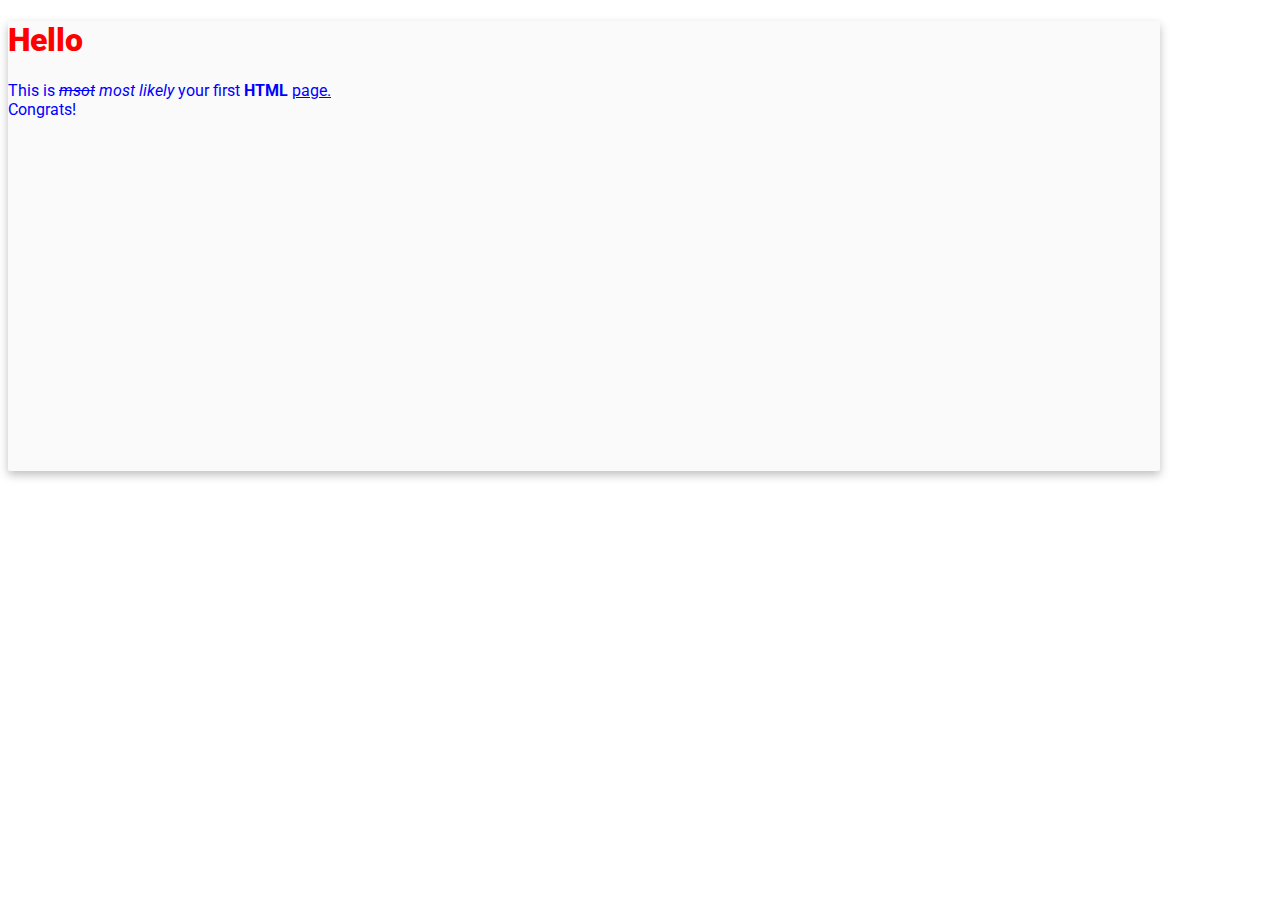
<file: Feb24/index.html>
<!DOCTYPE html>
<html lang="en" dir="ltr">
  <head>
    <meta charset="utf-8">
    <title>My First HTML Page</title>
    <link href='style.css' rel='stylesheet' />
    <link href="https://fonts.googleapis.com/css?family=Roboto&display=swap" rel="stylesheet">
  </head>
  <body>
    <div id="square"></div>
    <h1>Hello</h1>
    <p>This is <i><s>msot</s> most likely</i> your first <b>HTML</b> <u>page.</u><br> Congrats!</p>
  </body>
</html>
</file>
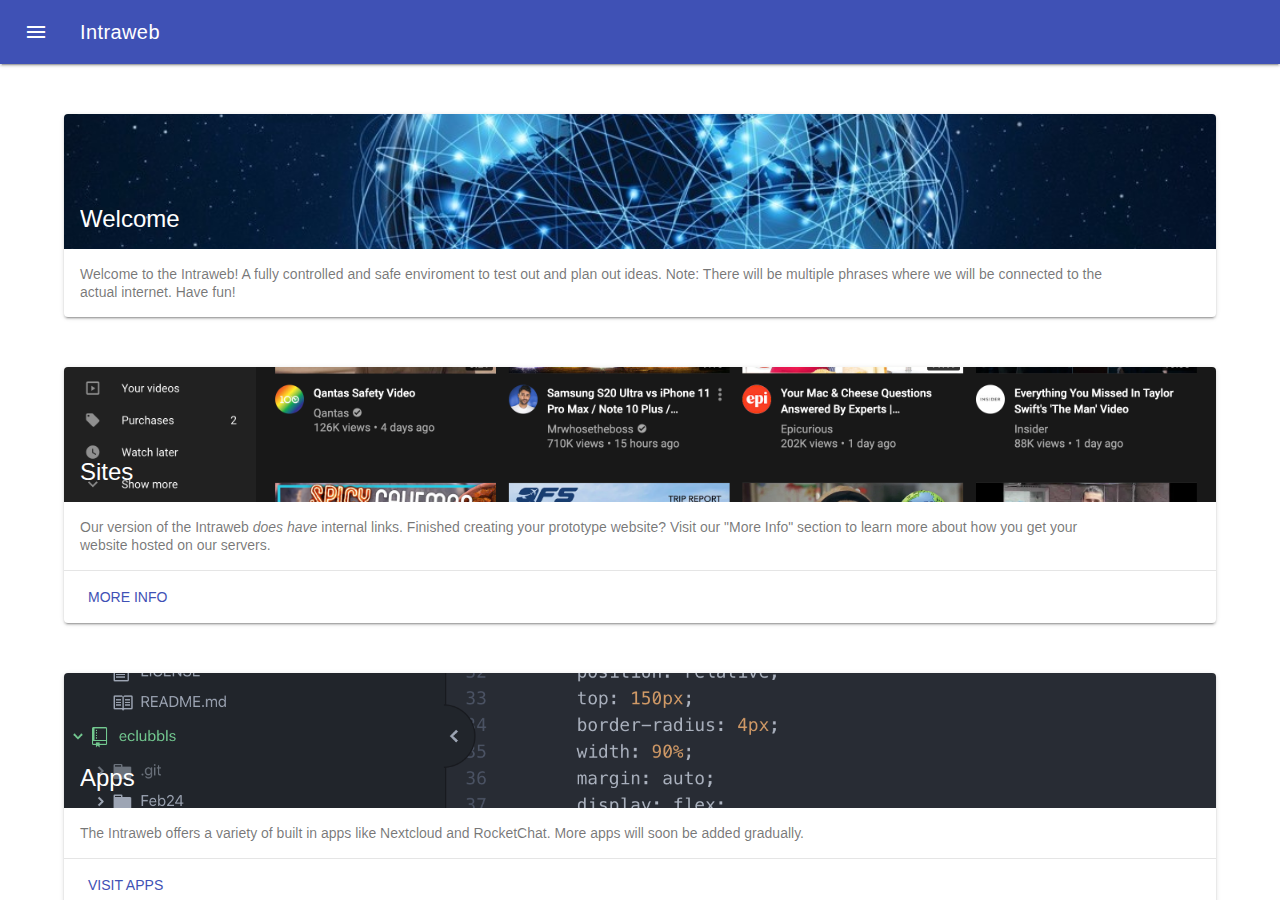
<file: Mar2/index.html>
<!DOCTYPE html>
<html lang="en" dir="ltr">
  <head>
    <meta charset="utf-8">
    <title>Intraweb</title>
    <link rel="stylesheet" href="./material.min.css">
    <script src="./material.min.js"></script>
    <link rel="stylesheet" href="https://fonts.googleapis.com/icon?family=Material+Icons">
    <style>
    html, body {
      font-family: 'Roboto', sans-serif;
      margin: 0;
      padding: 0;
    }
    .demo-card-wide.mdl-card {
      position: relative;
      top: 50px;
      border-radius: 4px;
      width: 90%;
      margin: auto;
      display: flex;
    }
    .demo-card-wide1.mdl-card {
      position: relative;
      top: 100px;
      border-radius: 4px;
      width: 90%;
      margin: auto;
      display: flex;
    }
    .demo-card-wide2.mdl-card {
      position: relative;
      top: 150px;
      bottom: 20px;
      border-radius: 4px;
      width: 90%;
      margin: auto;
      display: flex;
    }
    .demo-card-wide1 > .mdl-card__title {
      color: #fff;
      height: 135px;
      display: flex;
      background: url('sites.png') center / cover;
    }
    .demo-card-wide2 > .mdl-card__title {
      color: #fff;
      height: 135px;
      display: flex;
      background: url('apps.png') center / cover;
    }
    .demo-card-wide > .mdl-card__title {
      color: #fff;
      height: 135px;
      display: flex;
      background: url('internet.jpeg') center / cover;
    }
    .demo-card-wide > .mdl-card__menu {
      color: #fff;
    }
    #box{
      opacity: 1.0;
      height: 20%;
      width: 100%;
      bottom: 0px;
    }
    </style>
  </head>
  <body>
    <div class="mdl-layout mdl-js-layout mdl-layout--fixed-header">
  <header class="mdl-layout__header">
    <div class="mdl-layout__header-row">
      <span class="mdl-layout-title">Intraweb</span>
      <div class="mdl-layout-spacer"></div>
    </div>
  </header>
  <div class="mdl-layout__drawer">
    <span class="mdl-layout-title">Intraweb</span>
    <nav class="mdl-navigation">
      <a class="mdl-navigation__link" href="http://raspberrypi.local:880">Nextcloud</a>
      <a class="mdl-navigation__link" href="http://raspberrypi.local:3000">RocketChat</a>
      <a class="mdl-navigation__link" href="moreinfo.html">More Info</a>
      <a class="mdl-navigation__link" href="apps.html">Apps</a>
    </nav>
  </div>
  <main class="mdl-layout__content">
    <div class="page-content">
<div class="demo-card-wide mdl-card mdl-shadow--2dp">
  <div class="mdl-card__title">
    <h2 class="mdl-card__title-text">Welcome</h2>
  </div>
  <div class="mdl-card__supporting-text">
Welcome to the Intraweb! A fully controlled and safe enviroment to test out and
plan out ideas. Note: There will be multiple phrases where we will be connected
to the actual internet. Have fun!
  </div>
  <div class="mdl-card__menu">
  </div>
</div>
<div class="demo-card-wide1 mdl-card mdl-shadow--2dp">
  <div class="mdl-card__title">
    <h2 class="mdl-card__title-text">Sites</h2>
  </div>
  <div class="mdl-card__supporting-text">
Our version of the Intraweb <i>does have</i> internal links. Finished
creating your prototype website? Visit our "More Info" section to learn more about how you get your website hosted on our servers.
  </div>
  <div class="mdl-card__actions mdl-card--border">
    <a class="mdl-button mdl-button--colored mdl-js-button mdl-js-ripple-effect" href="moreinfo.html">
      More Info
    </a>
  </div>
  <div class="mdl-card__menu">
  </div>
</div>
<div class="demo-card-wide2 mdl-card mdl-shadow--2dp">
  <div class="mdl-card__title">
    <h2 class="mdl-card__title-text">Apps</h2>
  </div>
  <div class="mdl-card__supporting-text">
The Intraweb offers a variety of built in apps like Nextcloud and RocketChat. More apps will soon be added gradually.
  </div>
  <div class="mdl-card__actions mdl-card--border">
    <a class="mdl-button mdl-button--colored mdl-js-button mdl-js-ripple-effect" href="apps.html">
      Visit Apps
    </a>
  </div>
  <div class="mdl-card__menu">
  </div>
</div>
    </div>
  </main>
</div>
  </body>
</html>
</file>
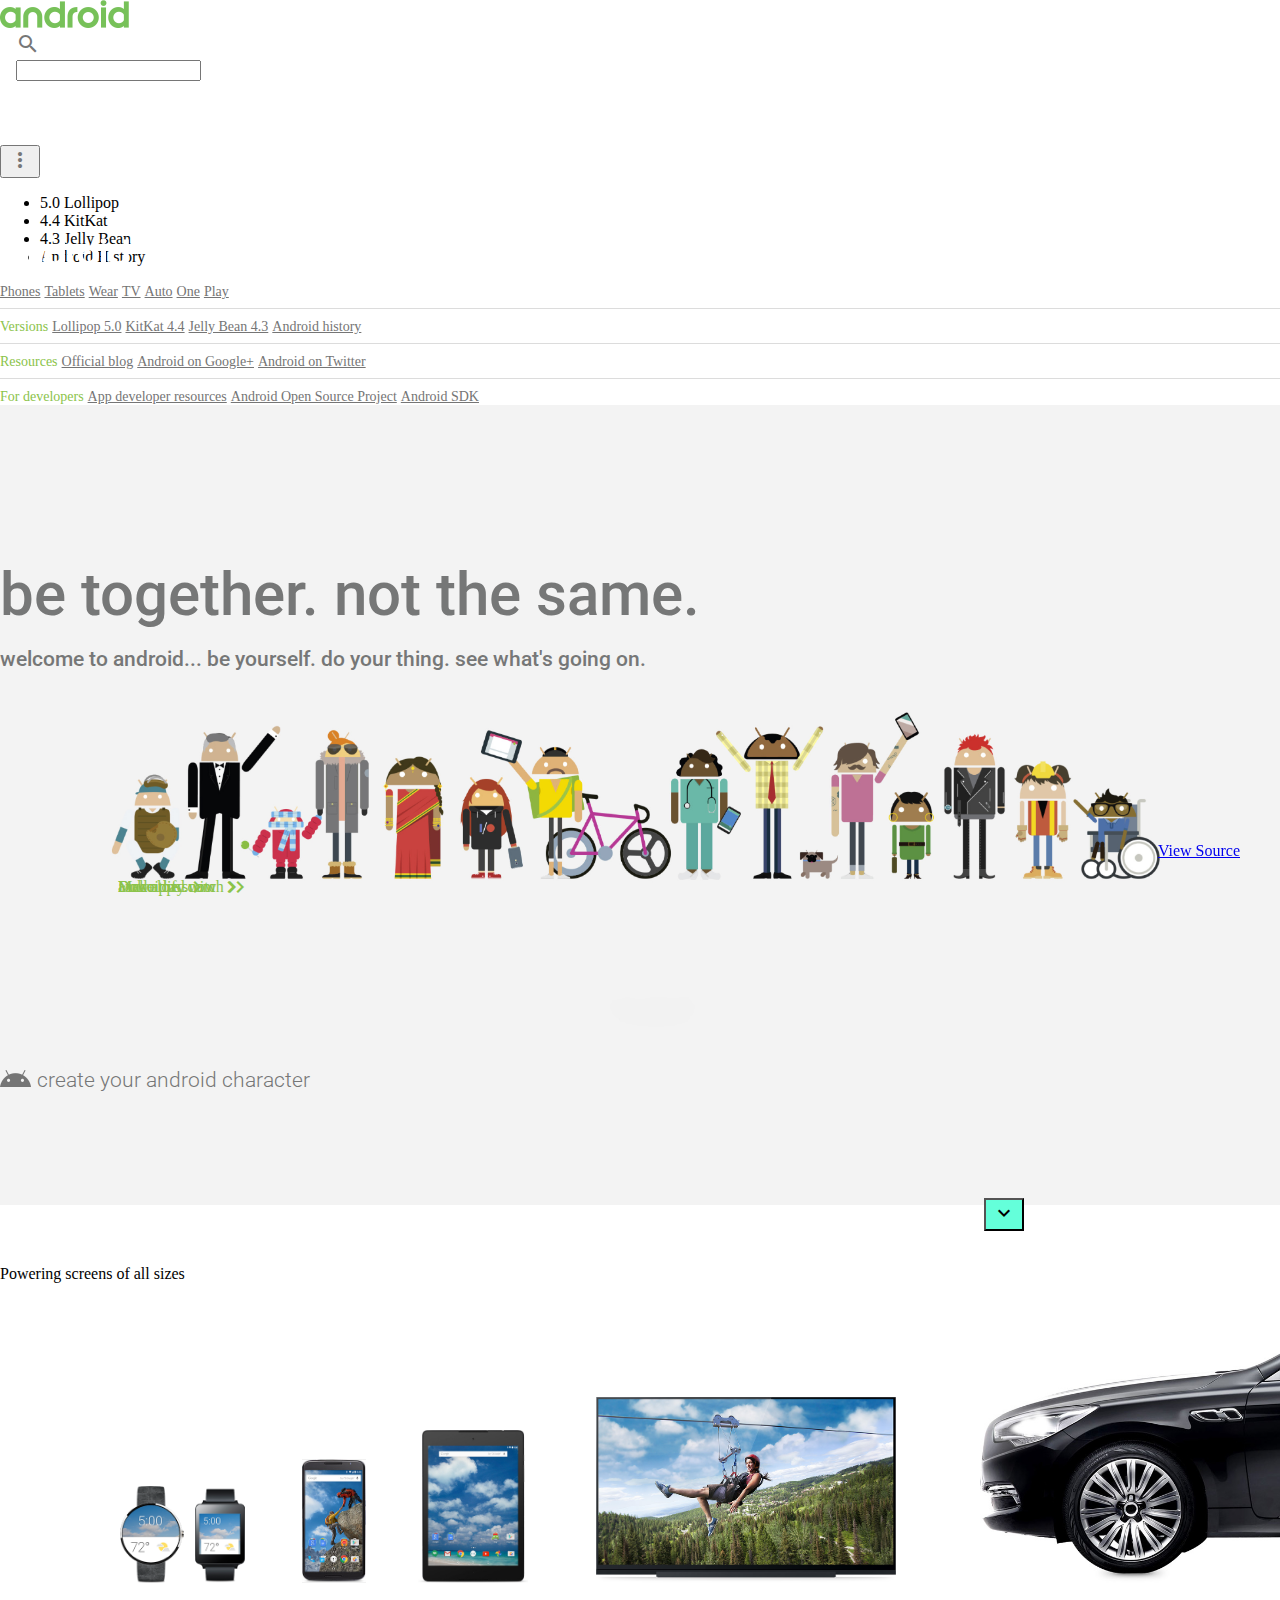
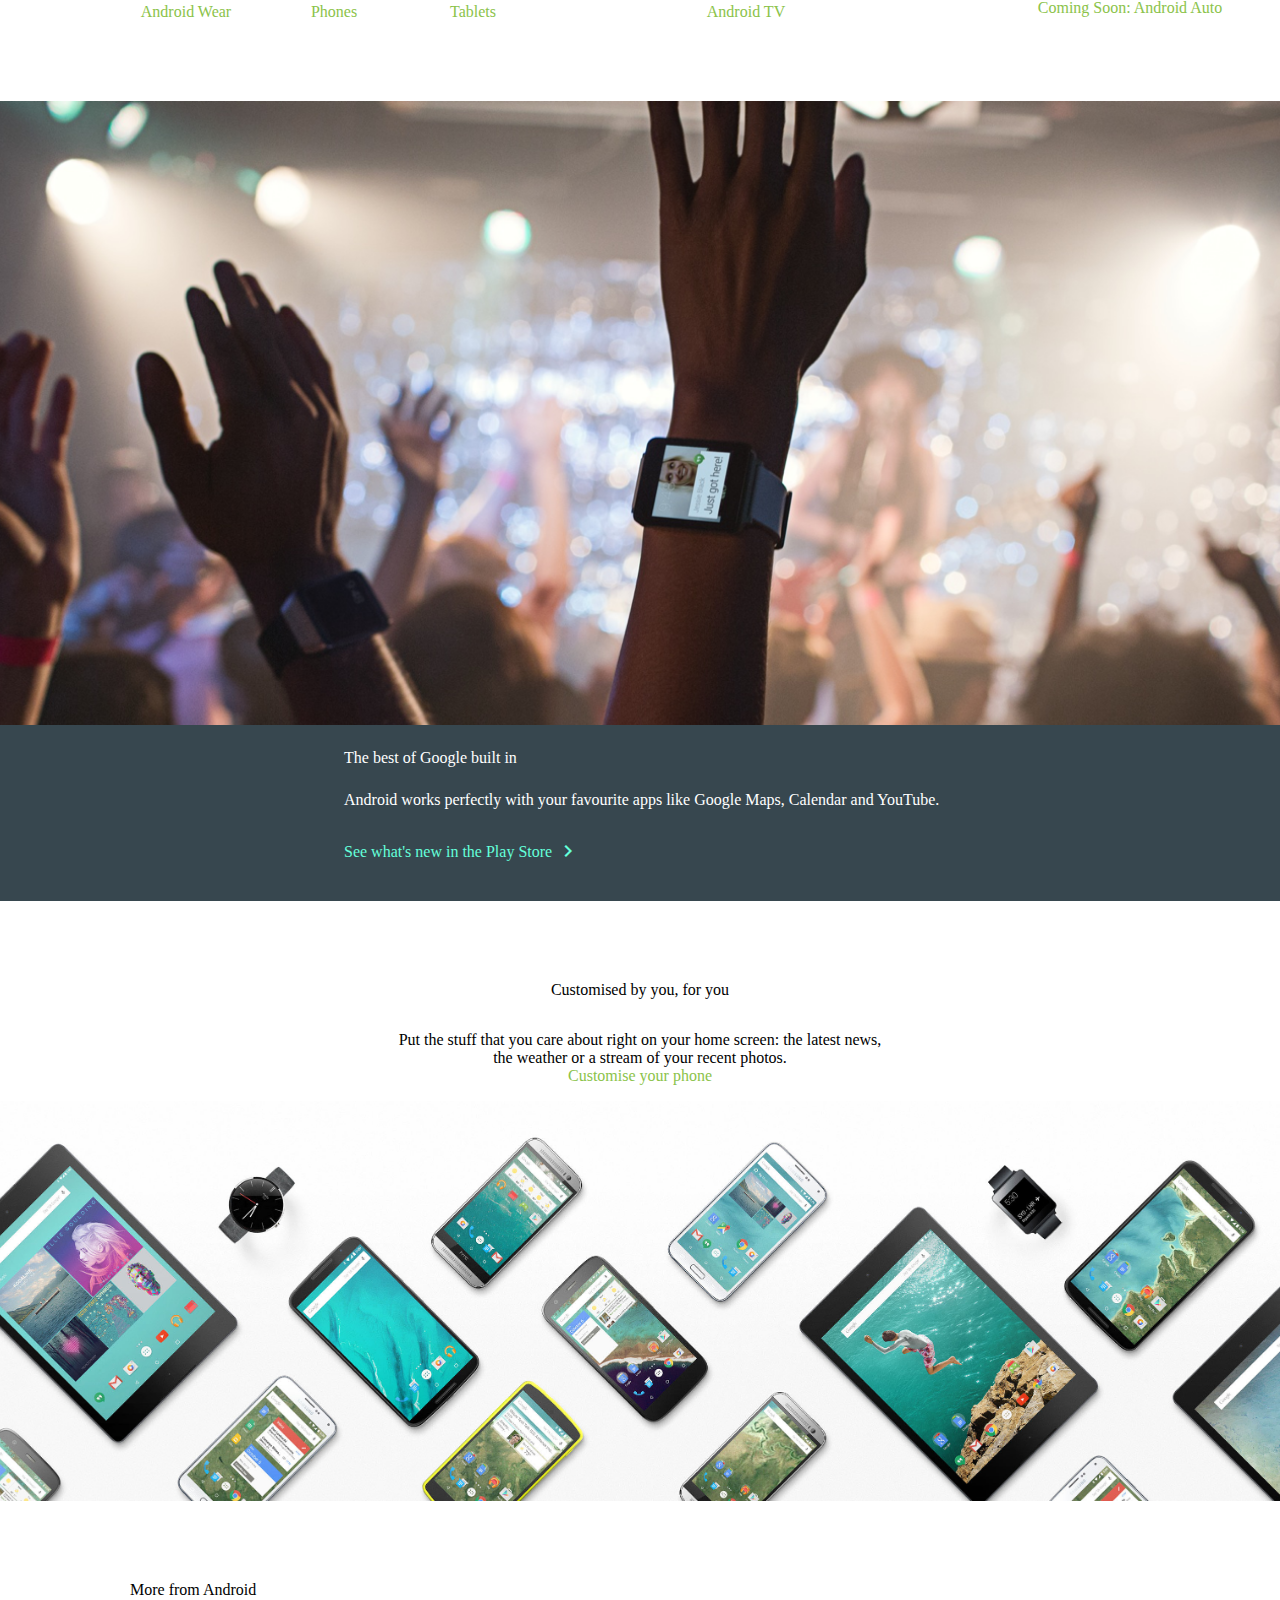
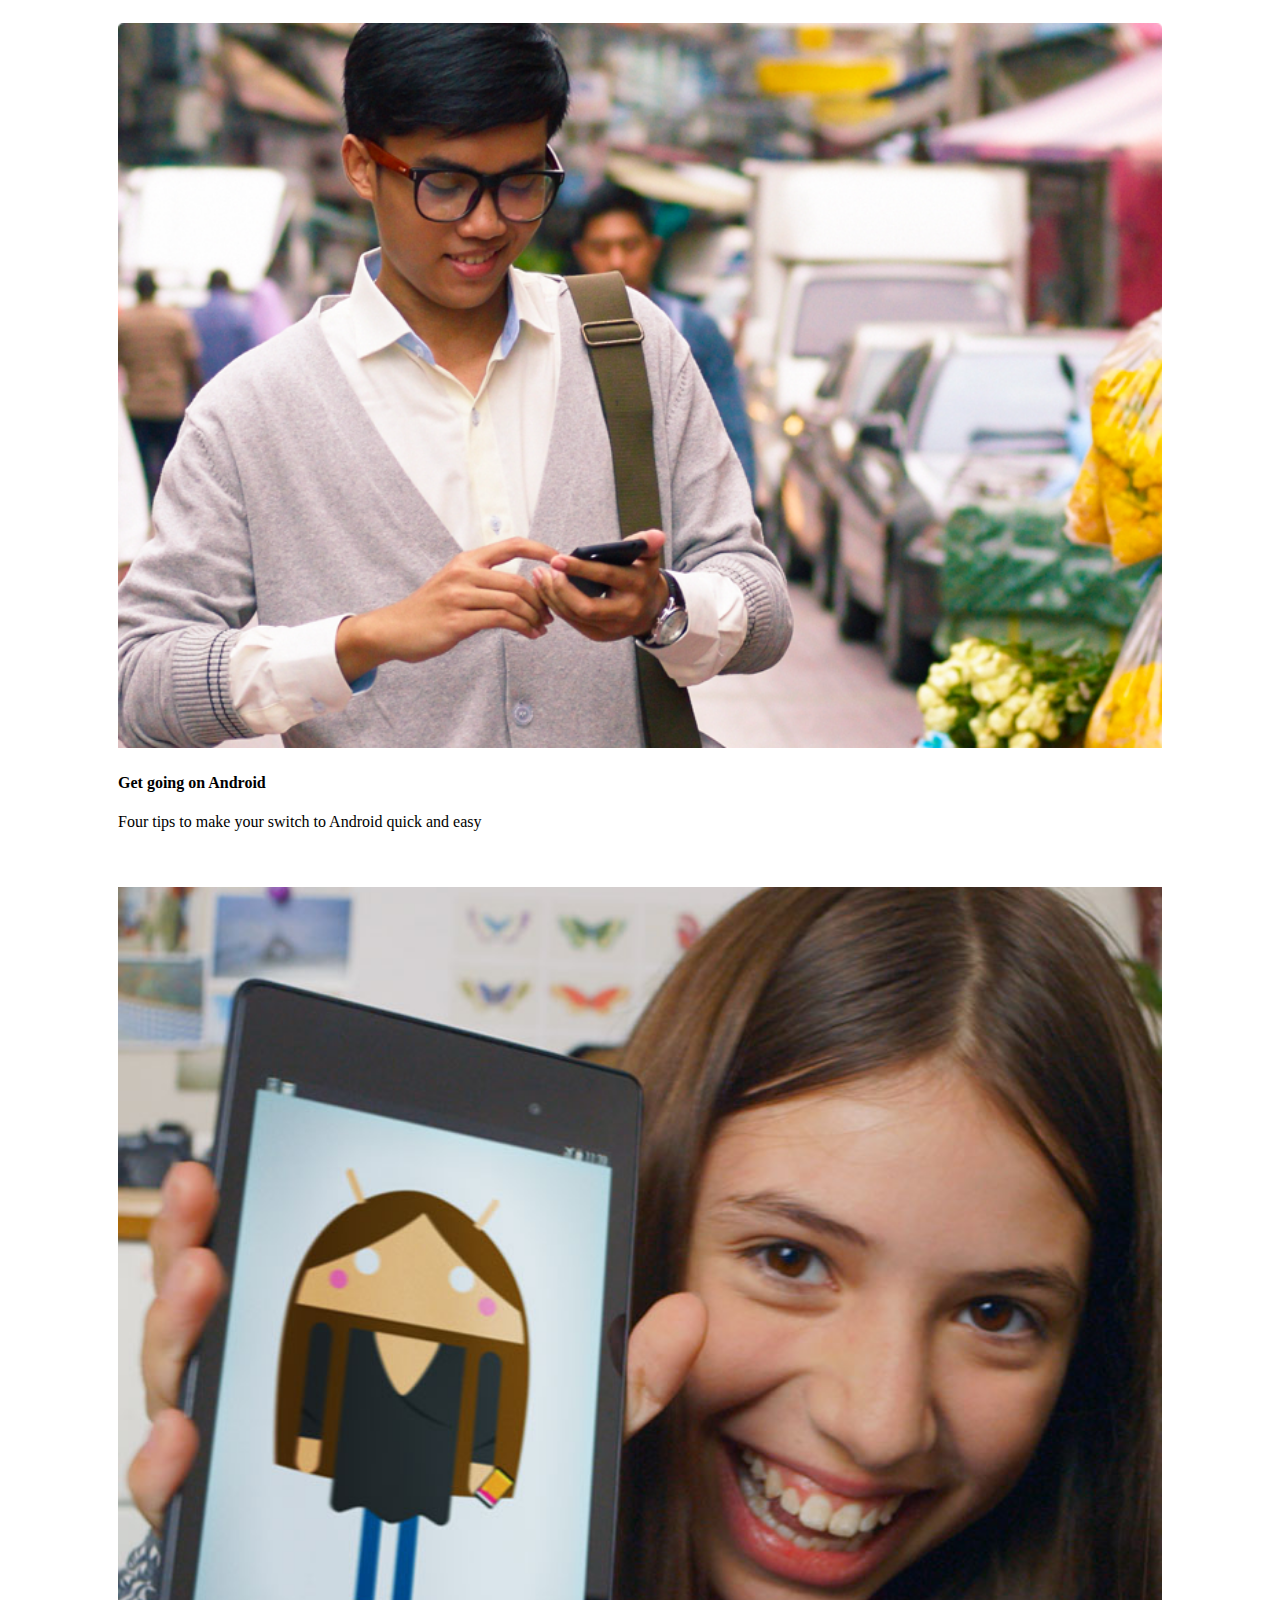
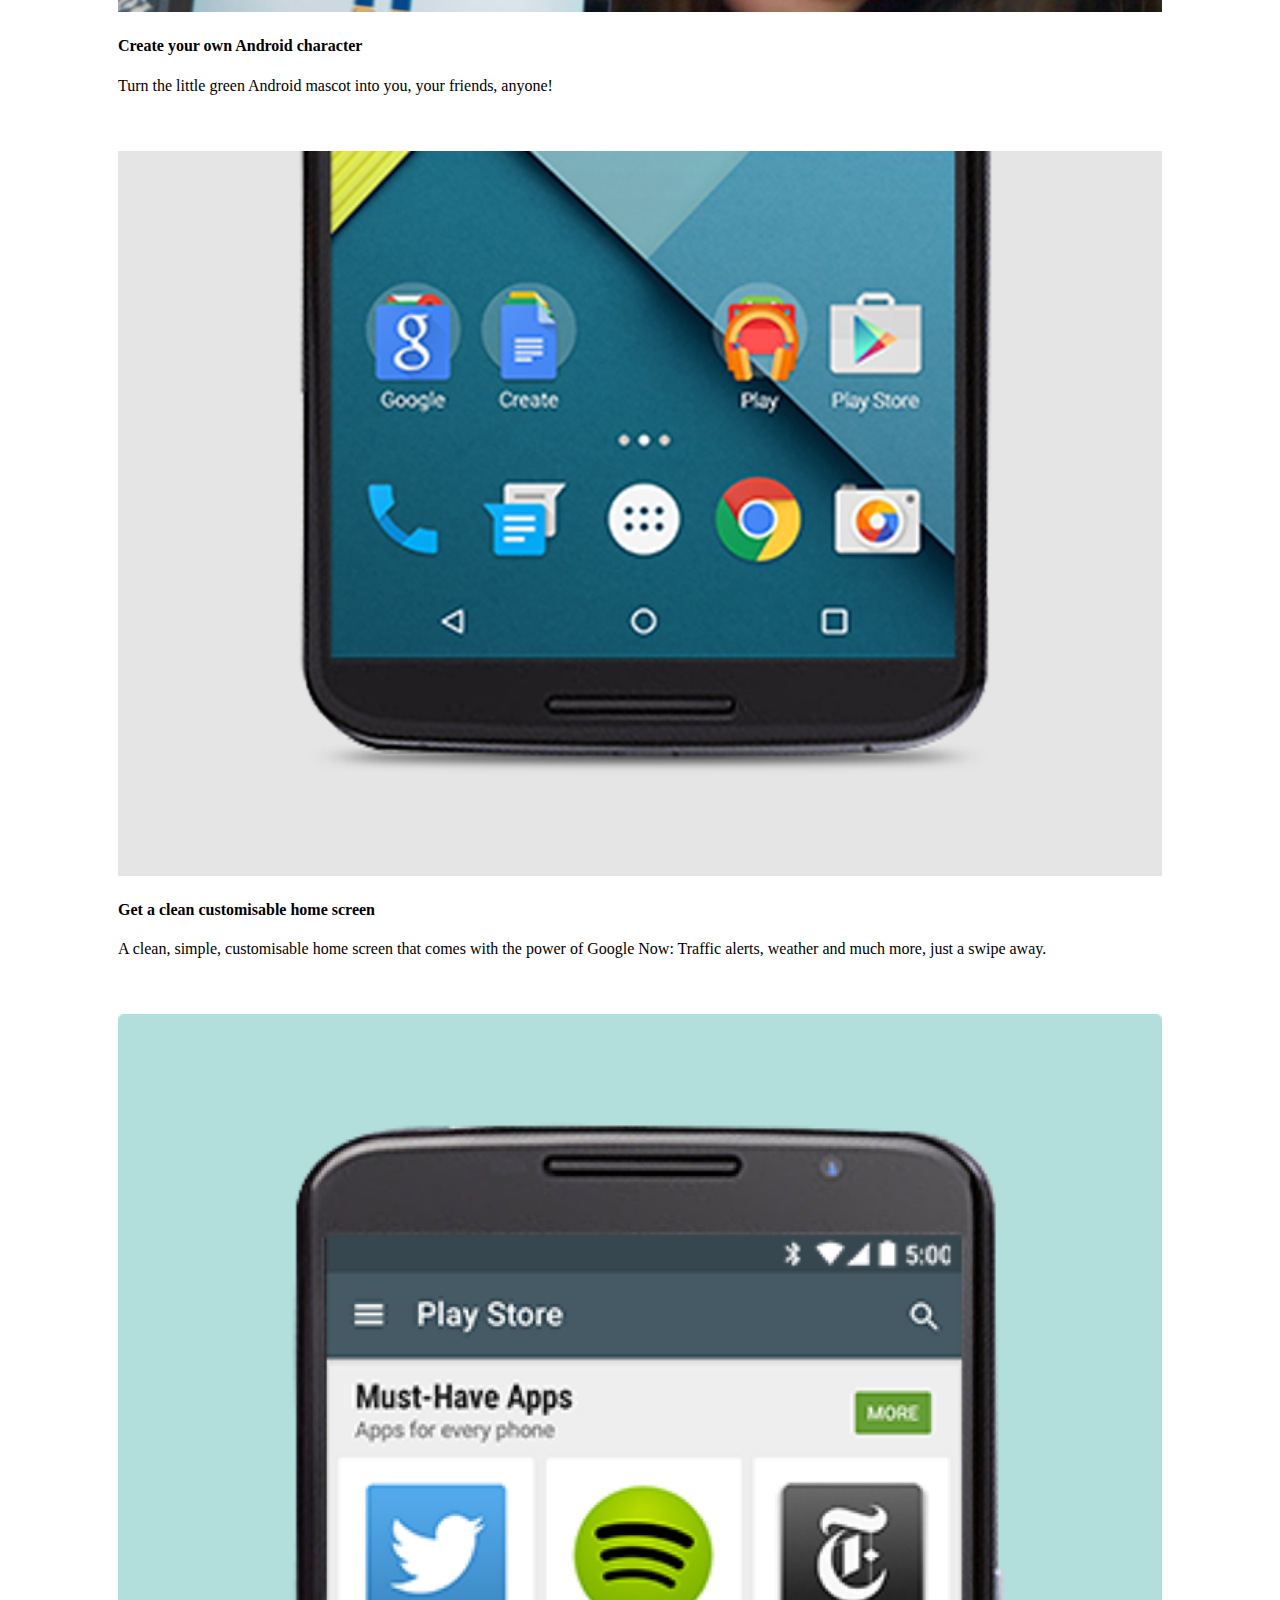
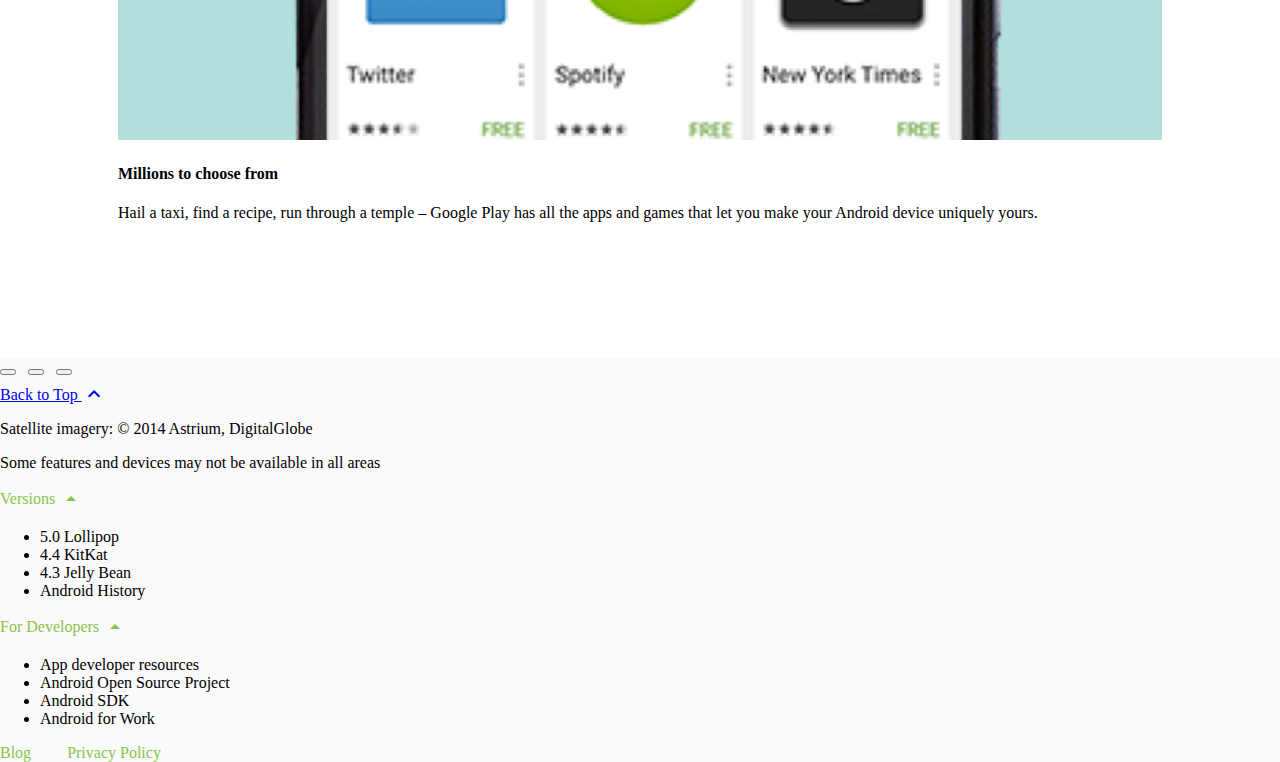
<file: Mar2/templates/mdl-template-android-dot-com/index.html>
<!doctype html>
<!--
  Material Design Lite
  Copyright 2015 Google Inc. All rights reserved.

  Licensed under the Apache License, Version 2.0 (the "License");
  you may not use this file except in compliance with the License.
  You may obtain a copy of the License at

      https://www.apache.org/licenses/LICENSE-2.0

  Unless required by applicable law or agreed to in writing, software
  distributed under the License is distributed on an "AS IS" BASIS,
  WITHOUT WARRANTIES OR CONDITIONS OF ANY KIND, either express or implied.
  See the License for the specific language governing permissions and
  limitations under the License
-->

<html lang="en">
  <head>
    <meta charset="utf-8">
    <meta http-equiv="X-UA-Compatible" content="IE=edge">
    <meta name="description" content="Introducing Lollipop, a sweet new take on Android.">
    <meta name="viewport" content="width=device-width, initial-scale=1.0, minimum-scale=1.0">
    <title>Android</title>

    <!-- Page styles -->
    <link rel="stylesheet" href="https://fonts.googleapis.com/css?family=Roboto:regular,bold,italic,thin,light,bolditalic,black,medium&amp;lang=en">
    <link rel="stylesheet" href="https://fonts.googleapis.com/icon?family=Material+Icons">
    <link rel="stylesheet" href="https://code.getmdl.io/1.3.0/material.min.css">
    <link rel="stylesheet" href="styles.css">
    <style>
    #view-source {
      position: fixed;
      display: block;
      right: 0;
      bottom: 0;
      margin-right: 40px;
      margin-bottom: 40px;
      z-index: 900;
    }
    </style>
  </head>
  <body>
    <div class="mdl-layout mdl-js-layout mdl-layout--fixed-header">

      <div class="android-header mdl-layout__header mdl-layout__header--waterfall">
        <div class="mdl-layout__header-row">
          <span class="android-title mdl-layout-title">
            <img class="android-logo-image" src="images/android-logo.png">
          </span>
          <!-- Add spacer, to align navigation to the right in desktop -->
          <div class="android-header-spacer mdl-layout-spacer"></div>
          <div class="android-search-box mdl-textfield mdl-js-textfield mdl-textfield--expandable mdl-textfield--floating-label mdl-textfield--align-right mdl-textfield--full-width">
            <label class="mdl-button mdl-js-button mdl-button--icon" for="search-field">
              <i class="material-icons">search</i>
            </label>
            <div class="mdl-textfield__expandable-holder">
              <input class="mdl-textfield__input" type="text" id="search-field">
            </div>
          </div>
          <!-- Navigation -->
          <div class="android-navigation-container">
            <nav class="android-navigation mdl-navigation">
              <a class="mdl-navigation__link mdl-typography--text-uppercase" href="">Phones</a>
              <a class="mdl-navigation__link mdl-typography--text-uppercase" href="">Tablets</a>
              <a class="mdl-navigation__link mdl-typography--text-uppercase" href="">Wear</a>
              <a class="mdl-navigation__link mdl-typography--text-uppercase" href="">TV</a>
              <a class="mdl-navigation__link mdl-typography--text-uppercase" href="">Auto</a>
              <a class="mdl-navigation__link mdl-typography--text-uppercase" href="">One</a>
              <a class="mdl-navigation__link mdl-typography--text-uppercase" href="">Play</a>
            </nav>
          </div>
          <span class="android-mobile-title mdl-layout-title">
            <img class="android-logo-image" src="images/android-logo.png">
          </span>
          <button class="android-more-button mdl-button mdl-js-button mdl-button--icon mdl-js-ripple-effect" id="more-button">
            <i class="material-icons">more_vert</i>
          </button>
          <ul class="mdl-menu mdl-js-menu mdl-menu--bottom-right mdl-js-ripple-effect" for="more-button">
            <li class="mdl-menu__item">5.0 Lollipop</li>
            <li class="mdl-menu__item">4.4 KitKat</li>
            <li disabled class="mdl-menu__item">4.3 Jelly Bean</li>
            <li class="mdl-menu__item">Android History</li>
          </ul>
        </div>
      </div>

      <div class="android-drawer mdl-layout__drawer">
        <span class="mdl-layout-title">
          <img class="android-logo-image" src="images/android-logo-white.png">
        </span>
        <nav class="mdl-navigation">
          <a class="mdl-navigation__link" href="">Phones</a>
          <a class="mdl-navigation__link" href="">Tablets</a>
          <a class="mdl-navigation__link" href="">Wear</a>
          <a class="mdl-navigation__link" href="">TV</a>
          <a class="mdl-navigation__link" href="">Auto</a>
          <a class="mdl-navigation__link" href="">One</a>
          <a class="mdl-navigation__link" href="">Play</a>
          <div class="android-drawer-separator"></div>
          <span class="mdl-navigation__link" href="">Versions</span>
          <a class="mdl-navigation__link" href="">Lollipop 5.0</a>
          <a class="mdl-navigation__link" href="">KitKat 4.4</a>
          <a class="mdl-navigation__link" href="">Jelly Bean 4.3</a>
          <a class="mdl-navigation__link" href="">Android history</a>
          <div class="android-drawer-separator"></div>
          <span class="mdl-navigation__link" href="">Resources</span>
          <a class="mdl-navigation__link" href="">Official blog</a>
          <a class="mdl-navigation__link" href="">Android on Google+</a>
          <a class="mdl-navigation__link" href="">Android on Twitter</a>
          <div class="android-drawer-separator"></div>
          <span class="mdl-navigation__link" href="">For developers</span>
          <a class="mdl-navigation__link" href="">App developer resources</a>
          <a class="mdl-navigation__link" href="">Android Open Source Project</a>
          <a class="mdl-navigation__link" href="">Android SDK</a>
        </nav>
      </div>

      <div class="android-content mdl-layout__content">
        <a name="top"></a>
        <div class="android-be-together-section mdl-typography--text-center">
          <div class="logo-font android-slogan">be together. not the same.</div>
          <div class="logo-font android-sub-slogan">welcome to android... be yourself. do your thing. see what's going on.</div>
          <div class="logo-font android-create-character">
            <a href=""><img src="images/andy.png"> create your android character</a>
          </div>

          <a href="#screens">
            <button class="android-fab mdl-button mdl-button--colored mdl-js-button mdl-button--fab mdl-js-ripple-effect">
              <i class="material-icons">expand_more</i>
            </button>
          </a>
        </div>
        <div class="android-screen-section mdl-typography--text-center">
          <a name="screens"></a>
          <div class="mdl-typography--display-1-color-contrast">Powering screens of all sizes</div>
          <div class="android-screens">
            <div class="android-wear android-screen">
              <a class="android-image-link" href="">
                <img class="android-screen-image" src="images/wear-silver-on.png">
                <img class="android-screen-image" src="images/wear-black-on.png">
              </a>
              <a class="android-link mdl-typography--font-regular mdl-typography--text-uppercase" href="">Android Wear</a>
            </div>
            <div class="android-phone android-screen">
              <a class="android-image-link" href="">
                <img class="android-screen-image" src="images/nexus6-on.jpg">
              </a>
              <a class="android-link mdl-typography--font-regular mdl-typography--text-uppercase" href="">Phones</a>
            </div>
            <div class="android-tablet android-screen">
              <a class="android-image-link" href="">
                <img class="android-screen-image" src="images/nexus9-on.jpg">
              </a>
              <a class="android-link mdl-typography--font-regular mdl-typography--text-uppercase" href="">Tablets</a>
            </div>
            <div class="android-tv android-screen">
              <a class="android-image-link" href="">
                <img class="android-screen-image" src="images/tv-on.jpg">
              </a>
              <a class="android-link mdl-typography--font-regular mdl-typography--text-uppercase" href="">Android TV</a>
            </div>
            <div class="android-auto android-screen">
              <a class="android-image-link" href="">
                <img class="android-screen-image" src="images/auto-on.jpg">
              </a>
              <a class="android-link mdl-typography--font-regular mdl-typography--text-uppercase mdl-typography--text-left" href="">Coming Soon: Android Auto</a>
            </div>
          </div>
        </div>
        <div class="android-wear-section">
          <div class="android-wear-band">
            <div class="android-wear-band-text">
              <div class="mdl-typography--display-2 mdl-typography--font-thin">The best of Google built in</div>
              <p class="mdl-typography--headline mdl-typography--font-thin">
                Android works perfectly with your favourite apps like Google Maps,
                Calendar and YouTube.
              </p>
              <p>
                <a class="mdl-typography--font-regular mdl-typography--text-uppercase android-alt-link" href="">
                  See what's new in the Play Store&nbsp;<i class="material-icons">chevron_right</i>
                </a>
              </p>
            </div>
          </div>
        </div>
        <div class="android-customized-section">
          <div class="android-customized-section-text">
            <div class="mdl-typography--font-light mdl-typography--display-1-color-contrast">Customised by you, for you</div>
            <p class="mdl-typography--font-light">
              Put the stuff that you care about right on your home screen: the latest news, the weather or a stream of your recent photos.
              <br>
              <a href="" class="android-link mdl-typography--font-light">Customise your phone</a>
            </p>
          </div>
          <div class="android-customized-section-image"></div>
        </div>
        <div class="android-more-section">
          <div class="android-section-title mdl-typography--display-1-color-contrast">More from Android</div>
          <div class="android-card-container mdl-grid">
            <div class="mdl-cell mdl-cell--3-col mdl-cell--4-col-tablet mdl-cell--4-col-phone mdl-card mdl-shadow--3dp">
              <div class="mdl-card__media">
                <img src="images/more-from-1.png">
              </div>
              <div class="mdl-card__title">
                 <h4 class="mdl-card__title-text">Get going on Android</h4>
              </div>
              <div class="mdl-card__supporting-text">
                <span class="mdl-typography--font-light mdl-typography--subhead">Four tips to make your switch to Android quick and easy</span>
              </div>
              <div class="mdl-card__actions">
                 <a class="android-link mdl-button mdl-js-button mdl-typography--text-uppercase" href="">
                   Make the switch
                   <i class="material-icons">chevron_right</i>
                 </a>
              </div>
            </div>

            <div class="mdl-cell mdl-cell--3-col mdl-cell--4-col-tablet mdl-cell--4-col-phone mdl-card mdl-shadow--3dp">
              <div class="mdl-card__media">
                <img src="images/more-from-4.png">
              </div>
              <div class="mdl-card__title">
                 <h4 class="mdl-card__title-text">Create your own Android character</h4>
              </div>
              <div class="mdl-card__supporting-text">
                <span class="mdl-typography--font-light mdl-typography--subhead">Turn the little green Android mascot into you, your friends, anyone!</span>
              </div>
              <div class="mdl-card__actions">
                 <a class="android-link mdl-button mdl-js-button mdl-typography--text-uppercase" href="">
                   androidify.com
                   <i class="material-icons">chevron_right</i>
                 </a>
              </div>
            </div>

            <div class="mdl-cell mdl-cell--3-col mdl-cell--4-col-tablet mdl-cell--4-col-phone mdl-card mdl-shadow--3dp">
              <div class="mdl-card__media">
                <img src="images/more-from-2.png">
              </div>
              <div class="mdl-card__title">
                 <h4 class="mdl-card__title-text">Get a clean customisable home screen</h4>
              </div>
              <div class="mdl-card__supporting-text">
                <span class="mdl-typography--font-light mdl-typography--subhead">A clean, simple, customisable home screen that comes with the power of Google Now: Traffic alerts, weather and much more, just a swipe away.</span>
              </div>
              <div class="mdl-card__actions">
                 <a class="android-link mdl-button mdl-js-button mdl-typography--text-uppercase" href="">
                   Download now
                   <i class="material-icons">chevron_right</i>
                 </a>
              </div>
            </div>

            <div class="mdl-cell mdl-cell--3-col mdl-cell--4-col-tablet mdl-cell--4-col-phone mdl-card mdl-shadow--3dp">
              <div class="mdl-card__media">
                <img src="images/more-from-3.png">
              </div>
              <div class="mdl-card__title">
                 <h4 class="mdl-card__title-text">Millions to choose from</h4>
              </div>
              <div class="mdl-card__supporting-text">
                <span class="mdl-typography--font-light mdl-typography--subhead">Hail a taxi, find a recipe, run through a temple – Google Play has all the apps and games that let you make your Android device uniquely yours.</span>
              </div>
              <div class="mdl-card__actions">
                 <a class="android-link mdl-button mdl-js-button mdl-typography--text-uppercase" href="">
                   Find apps
                   <i class="material-icons">chevron_right</i>
                 </a>
              </div>
            </div>
          </div>
        </div>

        <footer class="android-footer mdl-mega-footer">
          <div class="mdl-mega-footer--top-section">
            <div class="mdl-mega-footer--left-section">
              <button class="mdl-mega-footer--social-btn"></button>
              &nbsp;
              <button class="mdl-mega-footer--social-btn"></button>
              &nbsp;
              <button class="mdl-mega-footer--social-btn"></button>
            </div>
            <div class="mdl-mega-footer--right-section">
              <a class="mdl-typography--font-light" href="#top">
                Back to Top
                <i class="material-icons">expand_less</i>
              </a>
            </div>
          </div>

          <div class="mdl-mega-footer--middle-section">
            <p class="mdl-typography--font-light">Satellite imagery: © 2014 Astrium, DigitalGlobe</p>
            <p class="mdl-typography--font-light">Some features and devices may not be available in all areas</p>
          </div>

          <div class="mdl-mega-footer--bottom-section">
            <a class="android-link android-link-menu mdl-typography--font-light" id="version-dropdown">
              Versions
              <i class="material-icons">arrow_drop_up</i>
            </a>
            <ul class="mdl-menu mdl-js-menu mdl-menu--top-left mdl-js-ripple-effect" for="version-dropdown">
              <li class="mdl-menu__item">5.0 Lollipop</li>
              <li class="mdl-menu__item">4.4 KitKat</li>
              <li class="mdl-menu__item">4.3 Jelly Bean</li>
              <li class="mdl-menu__item">Android History</li>
            </ul>
            <a class="android-link android-link-menu mdl-typography--font-light" id="developers-dropdown">
              For Developers
              <i class="material-icons">arrow_drop_up</i>
            </a>
            <ul class="mdl-menu mdl-js-menu mdl-menu--top-left mdl-js-ripple-effect" for="developers-dropdown">
              <li class="mdl-menu__item">App developer resources</li>
              <li class="mdl-menu__item">Android Open Source Project</li>
              <li class="mdl-menu__item">Android SDK</li>
              <li class="mdl-menu__item">Android for Work</li>
            </ul>
            <a class="android-link mdl-typography--font-light" href="">Blog</a>
            <a class="android-link mdl-typography--font-light" href="">Privacy Policy</a>
          </div>

        </footer>
      </div>
    </div>
    <a href="https://github.com/google/material-design-lite/blob/mdl-1.x/templates/android-dot-com/" target="_blank" id="view-source" class="mdl-button mdl-js-button mdl-button--raised mdl-js-ripple-effect mdl-color--accent mdl-color-text--accent-contrast">View Source</a>
    <script src="https://code.getmdl.io/1.3.0/material.min.js"></script>
  </body>
</html>
</file>
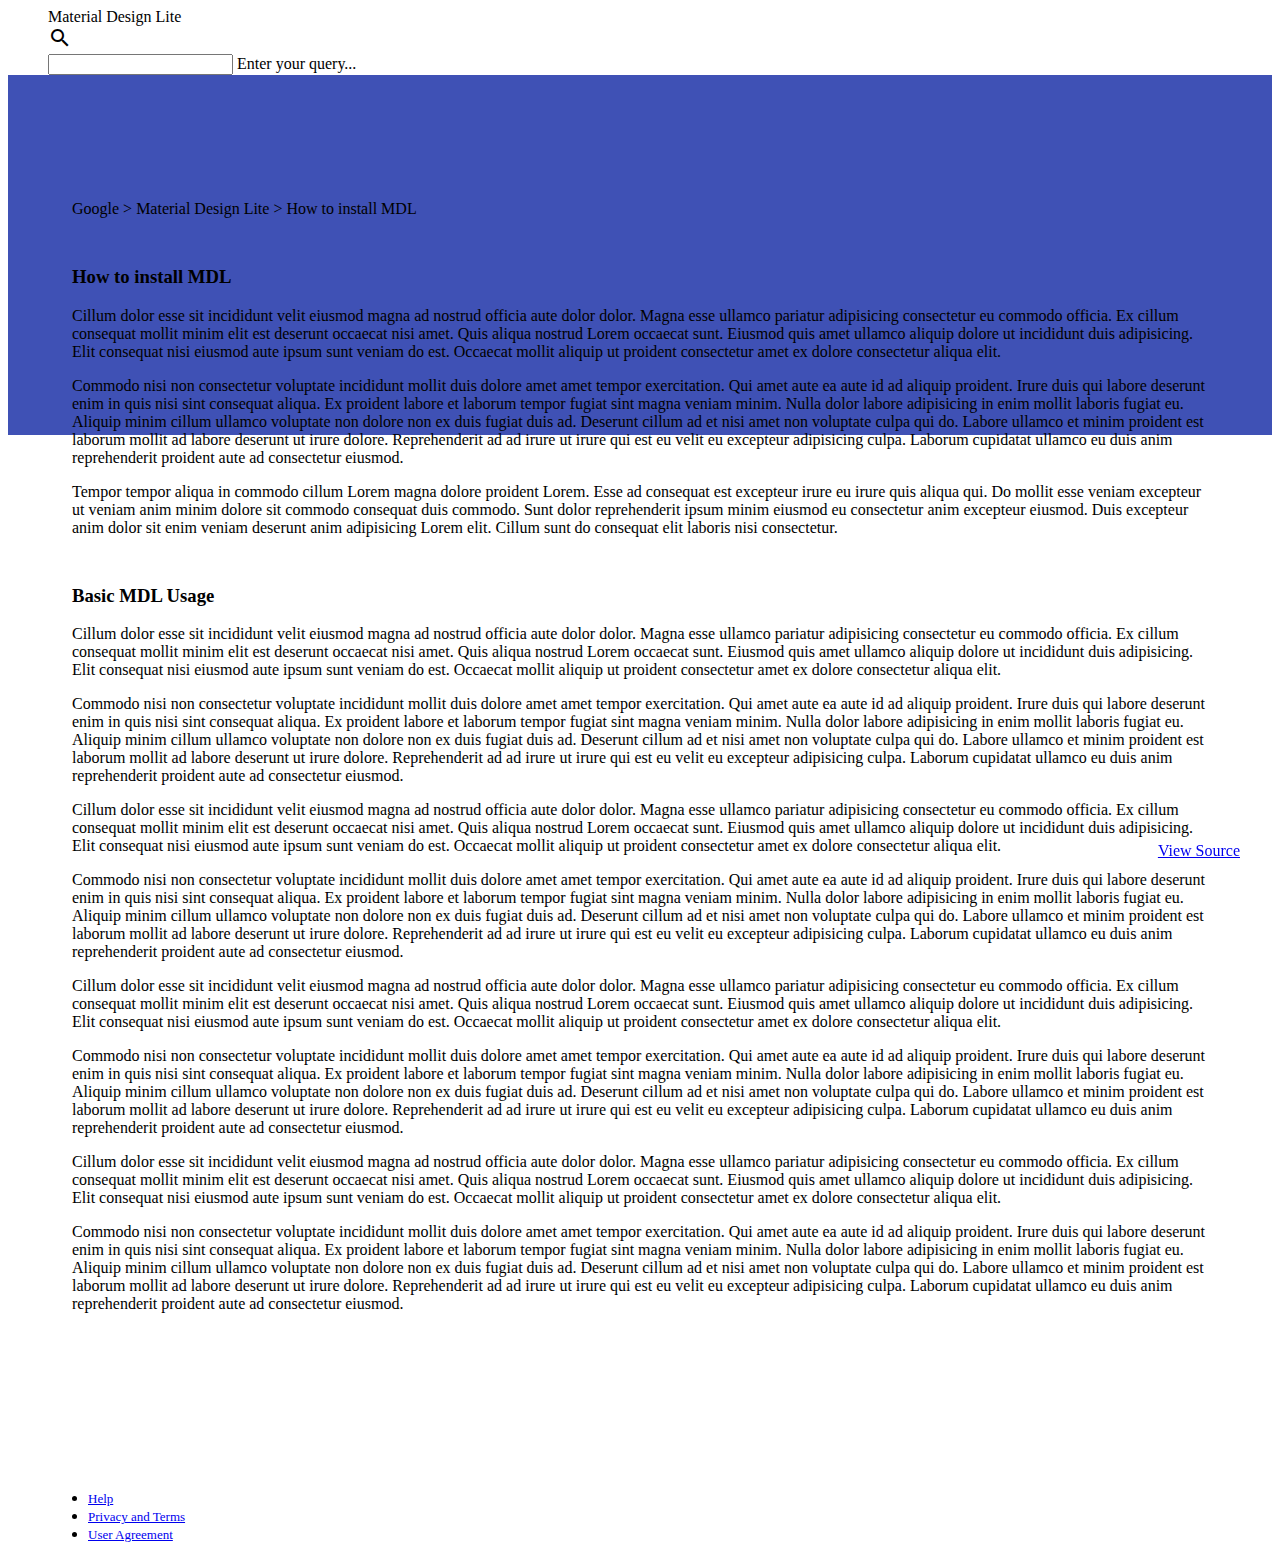
<file: Mar2/templates/mdl-template-article/index.html>
<!doctype html>
<!--
  Material Design Lite
  Copyright 2015 Google Inc. All rights reserved.

  Licensed under the Apache License, Version 2.0 (the "License");
  you may not use this file except in compliance with the License.
  You may obtain a copy of the License at

      https://www.apache.org/licenses/LICENSE-2.0

  Unless required by applicable law or agreed to in writing, software
  distributed under the License is distributed on an "AS IS" BASIS,
  WITHOUT WARRANTIES OR CONDITIONS OF ANY KIND, either express or implied.
  See the License for the specific language governing permissions and
  limitations under the License
-->
<html lang="en">
  <head>
    <meta charset="utf-8">
    <meta http-equiv="X-UA-Compatible" content="IE=edge">
    <meta name="description" content="A front-end template that helps you build fast, modern mobile web apps.">
    <meta name="viewport" content="width=device-width, initial-scale=1.0, minimum-scale=1.0">
    <title>Material Design Lite</title>

    <!-- Add to homescreen for Chrome on Android -->
    <meta name="mobile-web-app-capable" content="yes">
    <link rel="icon" sizes="192x192" href="images/android-desktop.png">

    <!-- Add to homescreen for Safari on iOS -->
    <meta name="apple-mobile-web-app-capable" content="yes">
    <meta name="apple-mobile-web-app-status-bar-style" content="black">
    <meta name="apple-mobile-web-app-title" content="Material Design Lite">
    <link rel="apple-touch-icon-precomposed" href="images/ios-desktop.png">

    <!-- Tile icon for Win8 (144x144 + tile color) -->
    <meta name="msapplication-TileImage" content="images/touch/ms-touch-icon-144x144-precomposed.png">
    <meta name="msapplication-TileColor" content="#3372DF">

    <link rel="shortcut icon" href="images/favicon.png">

    <!-- SEO: If your mobile URL is different from the desktop URL, add a canonical link to the desktop page https://developers.google.com/webmasters/smartphone-sites/feature-phones -->
    <!--
    <link rel="canonical" href="http://www.example.com/">
    -->

    <link rel="stylesheet" href="https://fonts.googleapis.com/css?family=Roboto:regular,bold,italic,thin,light,bolditalic,black,medium&amp;lang=en">
    <link rel="stylesheet" href="https://fonts.googleapis.com/icon?family=Material+Icons">
    <link rel="stylesheet" href="https://code.getmdl.io/1.3.0/material.teal-red.min.css">
    <link rel="stylesheet" href="styles.css">
    <style>
    #view-source {
      position: fixed;
      display: block;
      right: 0;
      bottom: 0;
      margin-right: 40px;
      margin-bottom: 40px;
      z-index: 900;
    }
    </style>
  </head>
  <body>
    <div class="demo-layout mdl-layout mdl-layout--fixed-header mdl-js-layout mdl-color--grey-100">
      <header class="demo-header mdl-layout__header mdl-layout__header--scroll mdl-color--grey-100 mdl-color-text--grey-800">
        <div class="mdl-layout__header-row">
          <span class="mdl-layout-title">Material Design Lite</span>
          <div class="mdl-layout-spacer"></div>
          <div class="mdl-textfield mdl-js-textfield mdl-textfield--expandable">
            <label class="mdl-button mdl-js-button mdl-button--icon" for="search">
              <i class="material-icons">search</i>
            </label>
            <div class="mdl-textfield__expandable-holder">
              <input class="mdl-textfield__input" type="text" id="search">
              <label class="mdl-textfield__label" for="search">Enter your query...</label>
            </div>
          </div>
        </div>
      </header>
      <div class="demo-ribbon"></div>
      <main class="demo-main mdl-layout__content">
        <div class="demo-container mdl-grid">
          <div class="mdl-cell mdl-cell--2-col mdl-cell--hide-tablet mdl-cell--hide-phone"></div>
          <div class="demo-content mdl-color--white mdl-shadow--4dp content mdl-color-text--grey-800 mdl-cell mdl-cell--8-col">
            <div class="demo-crumbs mdl-color-text--grey-500">
              Google &gt; Material Design Lite &gt; How to install MDL
            </div>
            <h3>How to install MDL</h3>
              <p>
                Cillum dolor esse sit incididunt velit eiusmod magna ad nostrud officia aute dolor dolor. Magna esse ullamco pariatur adipisicing consectetur eu commodo officia. Ex cillum consequat mollit minim elit est deserunt occaecat nisi amet. Quis aliqua nostrud Lorem occaecat sunt. Eiusmod quis amet ullamco aliquip dolore ut incididunt duis adipisicing. Elit consequat nisi eiusmod aute ipsum sunt veniam do est. Occaecat mollit aliquip ut proident consectetur amet ex dolore consectetur aliqua elit.
              </p>
              <p>
                Commodo nisi non consectetur voluptate incididunt mollit duis dolore amet amet tempor exercitation. Qui amet aute ea aute id ad aliquip proident. Irure duis qui labore deserunt enim in quis nisi sint consequat aliqua. Ex proident labore et laborum tempor fugiat sint magna veniam minim. Nulla dolor labore adipisicing in enim mollit laboris fugiat eu. Aliquip minim cillum ullamco voluptate non dolore non ex duis fugiat duis ad. Deserunt cillum ad et nisi amet non voluptate culpa qui do. Labore ullamco et minim proident est laborum mollit ad labore deserunt ut irure dolore. Reprehenderit ad ad irure ut irure qui est eu velit eu excepteur adipisicing culpa. Laborum cupidatat ullamco eu duis anim reprehenderit proident aute ad consectetur eiusmod.
              </p>
              <p>
                Tempor tempor aliqua in commodo cillum Lorem magna dolore proident Lorem. Esse ad consequat est excepteur irure eu irure quis aliqua qui. Do mollit esse veniam excepteur ut veniam anim minim dolore sit commodo consequat duis commodo. Sunt dolor reprehenderit ipsum minim eiusmod eu consectetur anim excepteur eiusmod. Duis excepteur anim dolor sit enim veniam deserunt anim adipisicing Lorem elit. Cillum sunt do consequat elit laboris nisi consectetur.
              </p>
            <h3>Basic MDL Usage</h3>
              <p>
                Cillum dolor esse sit incididunt velit eiusmod magna ad nostrud officia aute dolor dolor. Magna esse ullamco pariatur adipisicing consectetur eu commodo officia. Ex cillum consequat mollit minim elit est deserunt occaecat nisi amet. Quis aliqua nostrud Lorem occaecat sunt. Eiusmod quis amet ullamco aliquip dolore ut incididunt duis adipisicing. Elit consequat nisi eiusmod aute ipsum sunt veniam do est. Occaecat mollit aliquip ut proident consectetur amet ex dolore consectetur aliqua elit.
              </p>
              <p>
                Commodo nisi non consectetur voluptate incididunt mollit duis dolore amet amet tempor exercitation. Qui amet aute ea aute id ad aliquip proident. Irure duis qui labore deserunt enim in quis nisi sint consequat aliqua. Ex proident labore et laborum tempor fugiat sint magna veniam minim. Nulla dolor labore adipisicing in enim mollit laboris fugiat eu. Aliquip minim cillum ullamco voluptate non dolore non ex duis fugiat duis ad. Deserunt cillum ad et nisi amet non voluptate culpa qui do. Labore ullamco et minim proident est laborum mollit ad labore deserunt ut irure dolore. Reprehenderit ad ad irure ut irure qui est eu velit eu excepteur adipisicing culpa. Laborum cupidatat ullamco eu duis anim reprehenderit proident aute ad consectetur eiusmod.
              </p>
              <p>
                Cillum dolor esse sit incididunt velit eiusmod magna ad nostrud officia aute dolor dolor. Magna esse ullamco pariatur adipisicing consectetur eu commodo officia. Ex cillum consequat mollit minim elit est deserunt occaecat nisi amet. Quis aliqua nostrud Lorem occaecat sunt. Eiusmod quis amet ullamco aliquip dolore ut incididunt duis adipisicing. Elit consequat nisi eiusmod aute ipsum sunt veniam do est. Occaecat mollit aliquip ut proident consectetur amet ex dolore consectetur aliqua elit.
              </p>
              <p>
                Commodo nisi non consectetur voluptate incididunt mollit duis dolore amet amet tempor exercitation. Qui amet aute ea aute id ad aliquip proident. Irure duis qui labore deserunt enim in quis nisi sint consequat aliqua. Ex proident labore et laborum tempor fugiat sint magna veniam minim. Nulla dolor labore adipisicing in enim mollit laboris fugiat eu. Aliquip minim cillum ullamco voluptate non dolore non ex duis fugiat duis ad. Deserunt cillum ad et nisi amet non voluptate culpa qui do. Labore ullamco et minim proident est laborum mollit ad labore deserunt ut irure dolore. Reprehenderit ad ad irure ut irure qui est eu velit eu excepteur adipisicing culpa. Laborum cupidatat ullamco eu duis anim reprehenderit proident aute ad consectetur eiusmod.
              </p>
              <p>
                Cillum dolor esse sit incididunt velit eiusmod magna ad nostrud officia aute dolor dolor. Magna esse ullamco pariatur adipisicing consectetur eu commodo officia. Ex cillum consequat mollit minim elit est deserunt occaecat nisi amet. Quis aliqua nostrud Lorem occaecat sunt. Eiusmod quis amet ullamco aliquip dolore ut incididunt duis adipisicing. Elit consequat nisi eiusmod aute ipsum sunt veniam do est. Occaecat mollit aliquip ut proident consectetur amet ex dolore consectetur aliqua elit.
              </p>
              <p>
                Commodo nisi non consectetur voluptate incididunt mollit duis dolore amet amet tempor exercitation. Qui amet aute ea aute id ad aliquip proident. Irure duis qui labore deserunt enim in quis nisi sint consequat aliqua. Ex proident labore et laborum tempor fugiat sint magna veniam minim. Nulla dolor labore adipisicing in enim mollit laboris fugiat eu. Aliquip minim cillum ullamco voluptate non dolore non ex duis fugiat duis ad. Deserunt cillum ad et nisi amet non voluptate culpa qui do. Labore ullamco et minim proident est laborum mollit ad labore deserunt ut irure dolore. Reprehenderit ad ad irure ut irure qui est eu velit eu excepteur adipisicing culpa. Laborum cupidatat ullamco eu duis anim reprehenderit proident aute ad consectetur eiusmod.
              </p>
              <p>
                Cillum dolor esse sit incididunt velit eiusmod magna ad nostrud officia aute dolor dolor. Magna esse ullamco pariatur adipisicing consectetur eu commodo officia. Ex cillum consequat mollit minim elit est deserunt occaecat nisi amet. Quis aliqua nostrud Lorem occaecat sunt. Eiusmod quis amet ullamco aliquip dolore ut incididunt duis adipisicing. Elit consequat nisi eiusmod aute ipsum sunt veniam do est. Occaecat mollit aliquip ut proident consectetur amet ex dolore consectetur aliqua elit.
              </p>
              <p>
                Commodo nisi non consectetur voluptate incididunt mollit duis dolore amet amet tempor exercitation. Qui amet aute ea aute id ad aliquip proident. Irure duis qui labore deserunt enim in quis nisi sint consequat aliqua. Ex proident labore et laborum tempor fugiat sint magna veniam minim. Nulla dolor labore adipisicing in enim mollit laboris fugiat eu. Aliquip minim cillum ullamco voluptate non dolore non ex duis fugiat duis ad. Deserunt cillum ad et nisi amet non voluptate culpa qui do. Labore ullamco et minim proident est laborum mollit ad labore deserunt ut irure dolore. Reprehenderit ad ad irure ut irure qui est eu velit eu excepteur adipisicing culpa. Laborum cupidatat ullamco eu duis anim reprehenderit proident aute ad consectetur eiusmod.
              </p>
          </div>
        </div>
        <footer class="demo-footer mdl-mini-footer">
          <div class="mdl-mini-footer--left-section">
            <ul class="mdl-mini-footer--link-list">
              <li><a href="#">Help</a></li>
              <li><a href="#">Privacy and Terms</a></li>
              <li><a href="#">User Agreement</a></li>
            </ul>
          </div>
        </footer>
      </main>
    </div>
    <a href="https://github.com/google/material-design-lite/blob/mdl-1.x/templates/article/" target="_blank" id="view-source" class="mdl-button mdl-js-button mdl-button--raised mdl-js-ripple-effect mdl-color--accent mdl-color-text--accent-contrast">View Source</a>
    <script src="https://code.getmdl.io/1.3.0/material.min.js"></script>
  </body>
</html>
</file>
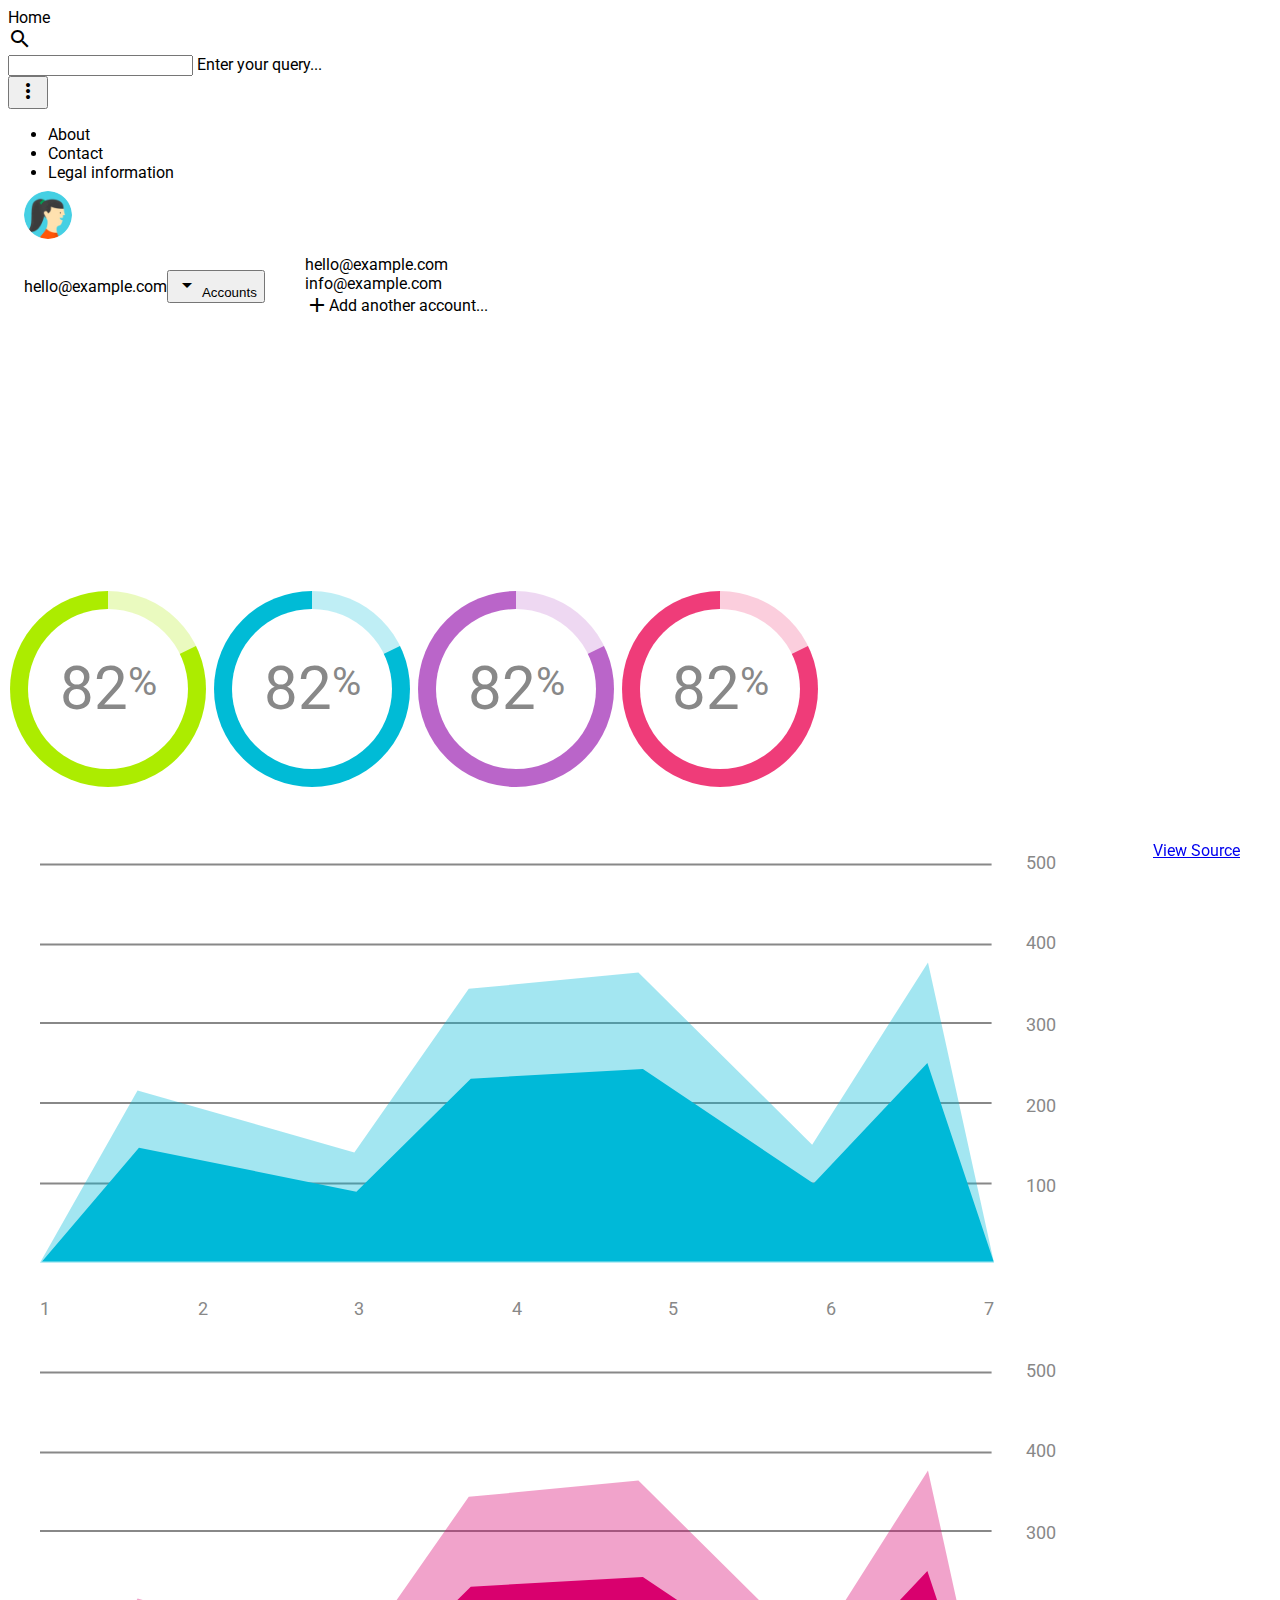
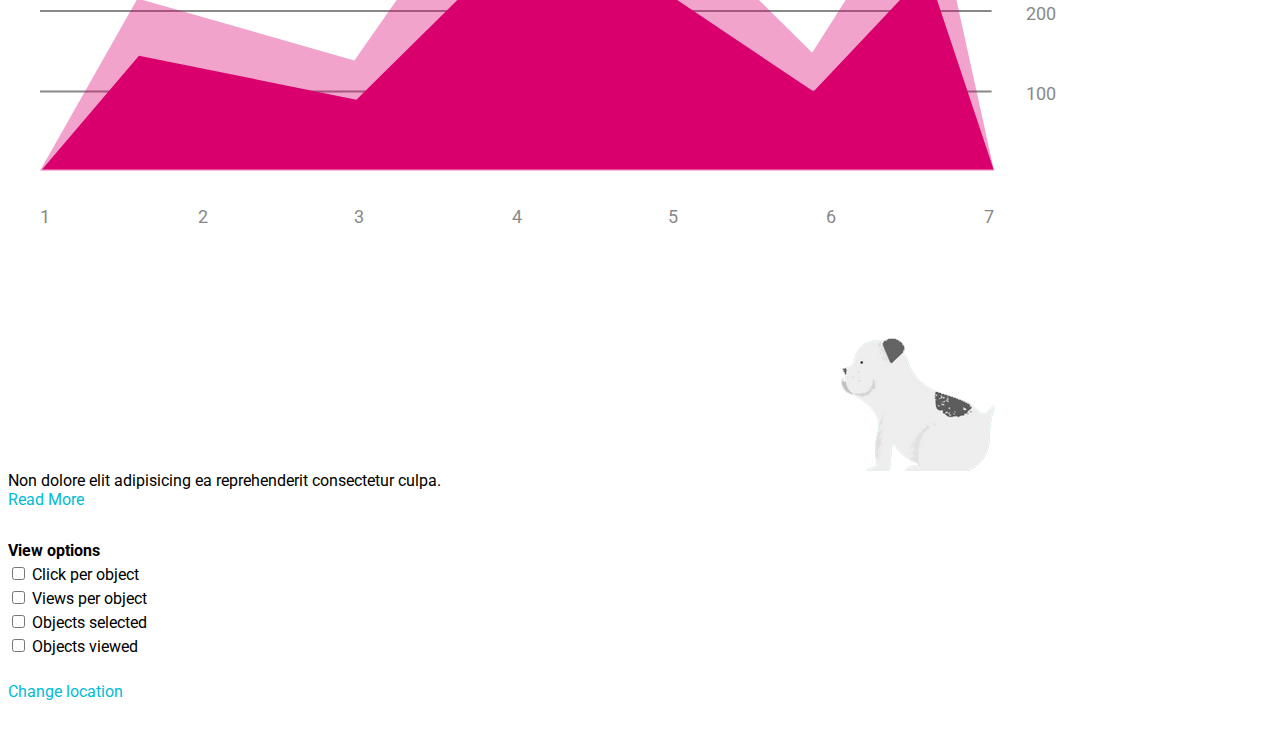
<file: Mar2/templates/mdl-template-dashboard/index.html>
<!doctype html>
<!--
  Material Design Lite
  Copyright 2015 Google Inc. All rights reserved.

  Licensed under the Apache License, Version 2.0 (the "License");
  you may not use this file except in compliance with the License.
  You may obtain a copy of the License at

      https://www.apache.org/licenses/LICENSE-2.0

  Unless required by applicable law or agreed to in writing, software
  distributed under the License is distributed on an "AS IS" BASIS,
  WITHOUT WARRANTIES OR CONDITIONS OF ANY KIND, either express or implied.
  See the License for the specific language governing permissions and
  limitations under the License
-->
<html lang="en">
  <head>
    <meta charset="utf-8">
    <meta http-equiv="X-UA-Compatible" content="IE=edge">
    <meta name="description" content="A front-end template that helps you build fast, modern mobile web apps.">
    <meta name="viewport" content="width=device-width, initial-scale=1.0, minimum-scale=1.0">
    <title>Material Design Lite</title>

    <!-- Add to homescreen for Chrome on Android -->
    <meta name="mobile-web-app-capable" content="yes">
    <link rel="icon" sizes="192x192" href="images/android-desktop.png">

    <!-- Add to homescreen for Safari on iOS -->
    <meta name="apple-mobile-web-app-capable" content="yes">
    <meta name="apple-mobile-web-app-status-bar-style" content="black">
    <meta name="apple-mobile-web-app-title" content="Material Design Lite">
    <link rel="apple-touch-icon-precomposed" href="images/ios-desktop.png">

    <!-- Tile icon for Win8 (144x144 + tile color) -->
    <meta name="msapplication-TileImage" content="images/touch/ms-touch-icon-144x144-precomposed.png">
    <meta name="msapplication-TileColor" content="#3372DF">

    <link rel="shortcut icon" href="images/favicon.png">

    <!-- SEO: If your mobile URL is different from the desktop URL, add a canonical link to the desktop page https://developers.google.com/webmasters/smartphone-sites/feature-phones -->
    <!--
    <link rel="canonical" href="http://www.example.com/">
    -->

    <link rel="stylesheet" href="https://fonts.googleapis.com/css?family=Roboto:regular,bold,italic,thin,light,bolditalic,black,medium&amp;lang=en">
    <link rel="stylesheet" href="https://fonts.googleapis.com/icon?family=Material+Icons">
    <link rel="stylesheet" href="https://code.getmdl.io/1.3.0/material.cyan-light_blue.min.css">
    <link rel="stylesheet" href="styles.css">
    <style>
    #view-source {
      position: fixed;
      display: block;
      right: 0;
      bottom: 0;
      margin-right: 40px;
      margin-bottom: 40px;
      z-index: 900;
    }
    </style>
  </head>
  <body>
    <div class="demo-layout mdl-layout mdl-js-layout mdl-layout--fixed-drawer mdl-layout--fixed-header">
      <header class="demo-header mdl-layout__header mdl-color--grey-100 mdl-color-text--grey-600">
        <div class="mdl-layout__header-row">
          <span class="mdl-layout-title">Home</span>
          <div class="mdl-layout-spacer"></div>
          <div class="mdl-textfield mdl-js-textfield mdl-textfield--expandable">
            <label class="mdl-button mdl-js-button mdl-button--icon" for="search">
              <i class="material-icons">search</i>
            </label>
            <div class="mdl-textfield__expandable-holder">
              <input class="mdl-textfield__input" type="text" id="search">
              <label class="mdl-textfield__label" for="search">Enter your query...</label>
            </div>
          </div>
          <button class="mdl-button mdl-js-button mdl-js-ripple-effect mdl-button--icon" id="hdrbtn">
            <i class="material-icons">more_vert</i>
          </button>
          <ul class="mdl-menu mdl-js-menu mdl-js-ripple-effect mdl-menu--bottom-right" for="hdrbtn">
            <li class="mdl-menu__item">About</li>
            <li class="mdl-menu__item">Contact</li>
            <li class="mdl-menu__item">Legal information</li>
          </ul>
        </div>
      </header>
      <div class="demo-drawer mdl-layout__drawer mdl-color--blue-grey-900 mdl-color-text--blue-grey-50">
        <header class="demo-drawer-header">
          <img src="images/user.jpg" class="demo-avatar">
          <div class="demo-avatar-dropdown">
            <span>hello@example.com</span>
            <div class="mdl-layout-spacer"></div>
            <button id="accbtn" class="mdl-button mdl-js-button mdl-js-ripple-effect mdl-button--icon">
              <i class="material-icons" role="presentation">arrow_drop_down</i>
              <span class="visuallyhidden">Accounts</span>
            </button>
            <ul class="mdl-menu mdl-menu--bottom-right mdl-js-menu mdl-js-ripple-effect" for="accbtn">
              <li class="mdl-menu__item">hello@example.com</li>
              <li class="mdl-menu__item">info@example.com</li>
              <li class="mdl-menu__item"><i class="material-icons">add</i>Add another account...</li>
            </ul>
          </div>
        </header>
        <nav class="demo-navigation mdl-navigation mdl-color--blue-grey-800">
          <a class="mdl-navigation__link" href=""><i class="mdl-color-text--blue-grey-400 material-icons" role="presentation">home</i>Home</a>
          <a class="mdl-navigation__link" href=""><i class="mdl-color-text--blue-grey-400 material-icons" role="presentation">inbox</i>Inbox</a>
          <a class="mdl-navigation__link" href=""><i class="mdl-color-text--blue-grey-400 material-icons" role="presentation">delete</i>Trash</a>
          <a class="mdl-navigation__link" href=""><i class="mdl-color-text--blue-grey-400 material-icons" role="presentation">report</i>Spam</a>
          <a class="mdl-navigation__link" href=""><i class="mdl-color-text--blue-grey-400 material-icons" role="presentation">forum</i>Forums</a>
          <a class="mdl-navigation__link" href=""><i class="mdl-color-text--blue-grey-400 material-icons" role="presentation">flag</i>Updates</a>
          <a class="mdl-navigation__link" href=""><i class="mdl-color-text--blue-grey-400 material-icons" role="presentation">local_offer</i>Promos</a>
          <a class="mdl-navigation__link" href=""><i class="mdl-color-text--blue-grey-400 material-icons" role="presentation">shopping_cart</i>Purchases</a>
          <a class="mdl-navigation__link" href=""><i class="mdl-color-text--blue-grey-400 material-icons" role="presentation">people</i>Social</a>
          <div class="mdl-layout-spacer"></div>
          <a class="mdl-navigation__link" href=""><i class="mdl-color-text--blue-grey-400 material-icons" role="presentation">help_outline</i><span class="visuallyhidden">Help</span></a>
        </nav>
      </div>
      <main class="mdl-layout__content mdl-color--grey-100">
        <div class="mdl-grid demo-content">
          <div class="demo-charts mdl-color--white mdl-shadow--2dp mdl-cell mdl-cell--12-col mdl-grid">
            <svg fill="currentColor" width="200px" height="200px" viewBox="0 0 1 1" class="demo-chart mdl-cell mdl-cell--4-col mdl-cell--3-col-desktop">
              <use xlink:href="#piechart" mask="url(#piemask)" />
              <text x="0.5" y="0.5" font-family="Roboto" font-size="0.3" fill="#888" text-anchor="middle" dy="0.1">82<tspan font-size="0.2" dy="-0.07">%</tspan></text>
            </svg>
            <svg fill="currentColor" width="200px" height="200px" viewBox="0 0 1 1" class="demo-chart mdl-cell mdl-cell--4-col mdl-cell--3-col-desktop">
              <use xlink:href="#piechart" mask="url(#piemask)" />
              <text x="0.5" y="0.5" font-family="Roboto" font-size="0.3" fill="#888" text-anchor="middle" dy="0.1">82<tspan dy="-0.07" font-size="0.2">%</tspan></text>
            </svg>
            <svg fill="currentColor" width="200px" height="200px" viewBox="0 0 1 1" class="demo-chart mdl-cell mdl-cell--4-col mdl-cell--3-col-desktop">
              <use xlink:href="#piechart" mask="url(#piemask)" />
              <text x="0.5" y="0.5" font-family="Roboto" font-size="0.3" fill="#888" text-anchor="middle" dy="0.1">82<tspan dy="-0.07" font-size="0.2">%</tspan></text>
            </svg>
            <svg fill="currentColor" width="200px" height="200px" viewBox="0 0 1 1" class="demo-chart mdl-cell mdl-cell--4-col mdl-cell--3-col-desktop">
              <use xlink:href="#piechart" mask="url(#piemask)" />
              <text x="0.5" y="0.5" font-family="Roboto" font-size="0.3" fill="#888" text-anchor="middle" dy="0.1">82<tspan dy="-0.07" font-size="0.2">%</tspan></text>
            </svg>
          </div>
          <div class="demo-graphs mdl-shadow--2dp mdl-color--white mdl-cell mdl-cell--8-col">
            <svg fill="currentColor" viewBox="0 0 500 250" class="demo-graph">
              <use xlink:href="#chart" />
            </svg>
            <svg fill="currentColor" viewBox="0 0 500 250" class="demo-graph">
              <use xlink:href="#chart" />
            </svg>
          </div>
          <div class="demo-cards mdl-cell mdl-cell--4-col mdl-cell--8-col-tablet mdl-grid mdl-grid--no-spacing">
            <div class="demo-updates mdl-card mdl-shadow--2dp mdl-cell mdl-cell--4-col mdl-cell--4-col-tablet mdl-cell--12-col-desktop">
              <div class="mdl-card__title mdl-card--expand mdl-color--teal-300">
                <h2 class="mdl-card__title-text">Updates</h2>
              </div>
              <div class="mdl-card__supporting-text mdl-color-text--grey-600">
                Non dolore elit adipisicing ea reprehenderit consectetur culpa.
              </div>
              <div class="mdl-card__actions mdl-card--border">
                <a href="#" class="mdl-button mdl-js-button mdl-js-ripple-effect">Read More</a>
              </div>
            </div>
            <div class="demo-separator mdl-cell--1-col"></div>
            <div class="demo-options mdl-card mdl-color--deep-purple-500 mdl-shadow--2dp mdl-cell mdl-cell--4-col mdl-cell--3-col-tablet mdl-cell--12-col-desktop">
              <div class="mdl-card__supporting-text mdl-color-text--blue-grey-50">
                <h3>View options</h3>
                <ul>
                  <li>
                    <label for="chkbox1" class="mdl-checkbox mdl-js-checkbox mdl-js-ripple-effect">
                      <input type="checkbox" id="chkbox1" class="mdl-checkbox__input">
                      <span class="mdl-checkbox__label">Click per object</span>
                    </label>
                  </li>
                  <li>
                    <label for="chkbox2" class="mdl-checkbox mdl-js-checkbox mdl-js-ripple-effect">
                      <input type="checkbox" id="chkbox2" class="mdl-checkbox__input">
                      <span class="mdl-checkbox__label">Views per object</span>
                    </label>
                  </li>
                  <li>
                    <label for="chkbox3" class="mdl-checkbox mdl-js-checkbox mdl-js-ripple-effect">
                      <input type="checkbox" id="chkbox3" class="mdl-checkbox__input">
                      <span class="mdl-checkbox__label">Objects selected</span>
                    </label>
                  </li>
                  <li>
                    <label for="chkbox4" class="mdl-checkbox mdl-js-checkbox mdl-js-ripple-effect">
                      <input type="checkbox" id="chkbox4" class="mdl-checkbox__input">
                      <span class="mdl-checkbox__label">Objects viewed</span>
                    </label>
                  </li>
                </ul>
              </div>
              <div class="mdl-card__actions mdl-card--border">
                <a href="#" class="mdl-button mdl-js-button mdl-js-ripple-effect mdl-color-text--blue-grey-50">Change location</a>
                <div class="mdl-layout-spacer"></div>
                <i class="material-icons">location_on</i>
              </div>
            </div>
          </div>
        </div>
      </main>
    </div>
      <svg xmlns="http://www.w3.org/2000/svg" xmlns:xlink="http://www.w3.org/1999/xlink" version="1.1" style="position: fixed; left: -1000px; height: -1000px;">
        <defs>
          <mask id="piemask" maskContentUnits="objectBoundingBox">
            <circle cx=0.5 cy=0.5 r=0.49 fill="white" />
            <circle cx=0.5 cy=0.5 r=0.40 fill="black" />
          </mask>
          <g id="piechart">
            <circle cx=0.5 cy=0.5 r=0.5 />
            <path d="M 0.5 0.5 0.5 0 A 0.5 0.5 0 0 1 0.95 0.28 z" stroke="none" fill="rgba(255, 255, 255, 0.75)" />
          </g>
        </defs>
      </svg>
      <svg version="1.1" xmlns="http://www.w3.org/2000/svg" xmlns:xlink="http://www.w3.org/1999/xlink" viewBox="0 0 500 250" style="position: fixed; left: -1000px; height: -1000px;">
        <defs>
          <g id="chart">
            <g id="Gridlines">
              <line fill="#888888" stroke="#888888" stroke-miterlimit="10" x1="0" y1="27.3" x2="468.3" y2="27.3" />
              <line fill="#888888" stroke="#888888" stroke-miterlimit="10" x1="0" y1="66.7" x2="468.3" y2="66.7" />
              <line fill="#888888" stroke="#888888" stroke-miterlimit="10" x1="0" y1="105.3" x2="468.3" y2="105.3" />
              <line fill="#888888" stroke="#888888" stroke-miterlimit="10" x1="0" y1="144.7" x2="468.3" y2="144.7" />
              <line fill="#888888" stroke="#888888" stroke-miterlimit="10" x1="0" y1="184.3" x2="468.3" y2="184.3" />
            </g>
            <g id="Numbers">
              <text transform="matrix(1 0 0 1 485 29.3333)" fill="#888888" font-family="'Roboto'" font-size="9">500</text>
              <text transform="matrix(1 0 0 1 485 69)" fill="#888888" font-family="'Roboto'" font-size="9">400</text>
              <text transform="matrix(1 0 0 1 485 109.3333)" fill="#888888" font-family="'Roboto'" font-size="9">300</text>
              <text transform="matrix(1 0 0 1 485 149)" fill="#888888" font-family="'Roboto'" font-size="9">200</text>
              <text transform="matrix(1 0 0 1 485 188.3333)" fill="#888888" font-family="'Roboto'" font-size="9">100</text>
              <text transform="matrix(1 0 0 1 0 249.0003)" fill="#888888" font-family="'Roboto'" font-size="9">1</text>
              <text transform="matrix(1 0 0 1 78 249.0003)" fill="#888888" font-family="'Roboto'" font-size="9">2</text>
              <text transform="matrix(1 0 0 1 154.6667 249.0003)" fill="#888888" font-family="'Roboto'" font-size="9">3</text>
              <text transform="matrix(1 0 0 1 232.1667 249.0003)" fill="#888888" font-family="'Roboto'" font-size="9">4</text>
              <text transform="matrix(1 0 0 1 309 249.0003)" fill="#888888" font-family="'Roboto'" font-size="9">5</text>
              <text transform="matrix(1 0 0 1 386.6667 249.0003)" fill="#888888" font-family="'Roboto'" font-size="9">6</text>
              <text transform="matrix(1 0 0 1 464.3333 249.0003)" fill="#888888" font-family="'Roboto'" font-size="9">7</text>
            </g>
            <g id="Layer_5">
              <polygon opacity="0.36" stroke-miterlimit="10" points="0,223.3 48,138.5 154.7,169 211,88.5
              294.5,80.5 380,165.2 437,75.5 469.5,223.3 	"/>
            </g>
            <g id="Layer_4">
              <polygon stroke-miterlimit="10" points="469.3,222.7 1,222.7 48.7,166.7 155.7,188.3 212,132.7
              296.7,128 380.7,184.3 436.7,125 	"/>
            </g>
          </g>
        </defs>
      </svg>
      <a href="https://github.com/google/material-design-lite/blob/mdl-1.x/templates/dashboard/" target="_blank" id="view-source" class="mdl-button mdl-js-button mdl-button--raised mdl-js-ripple-effect mdl-button--colored mdl-color-text--white">View Source</a>
    <script src="https://code.getmdl.io/1.3.0/material.min.js"></script>
  </body>
</html>
</file>
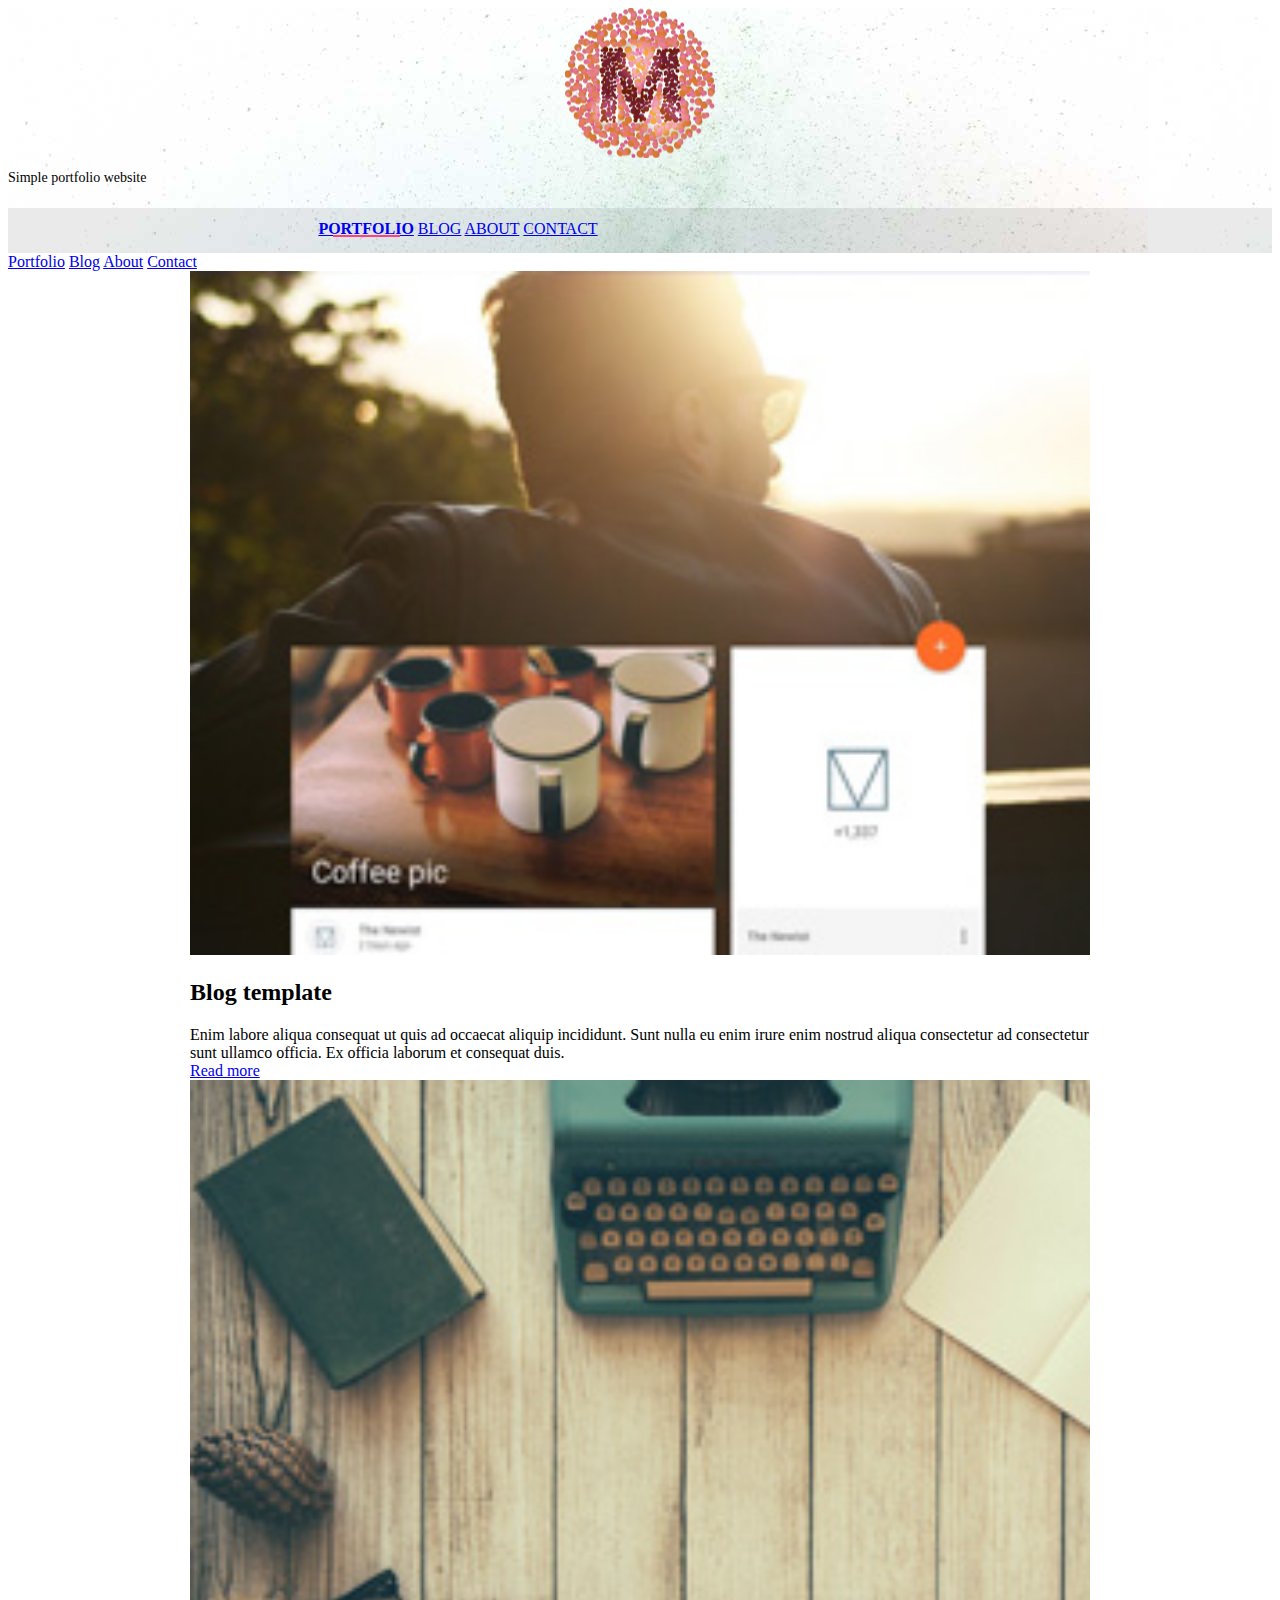
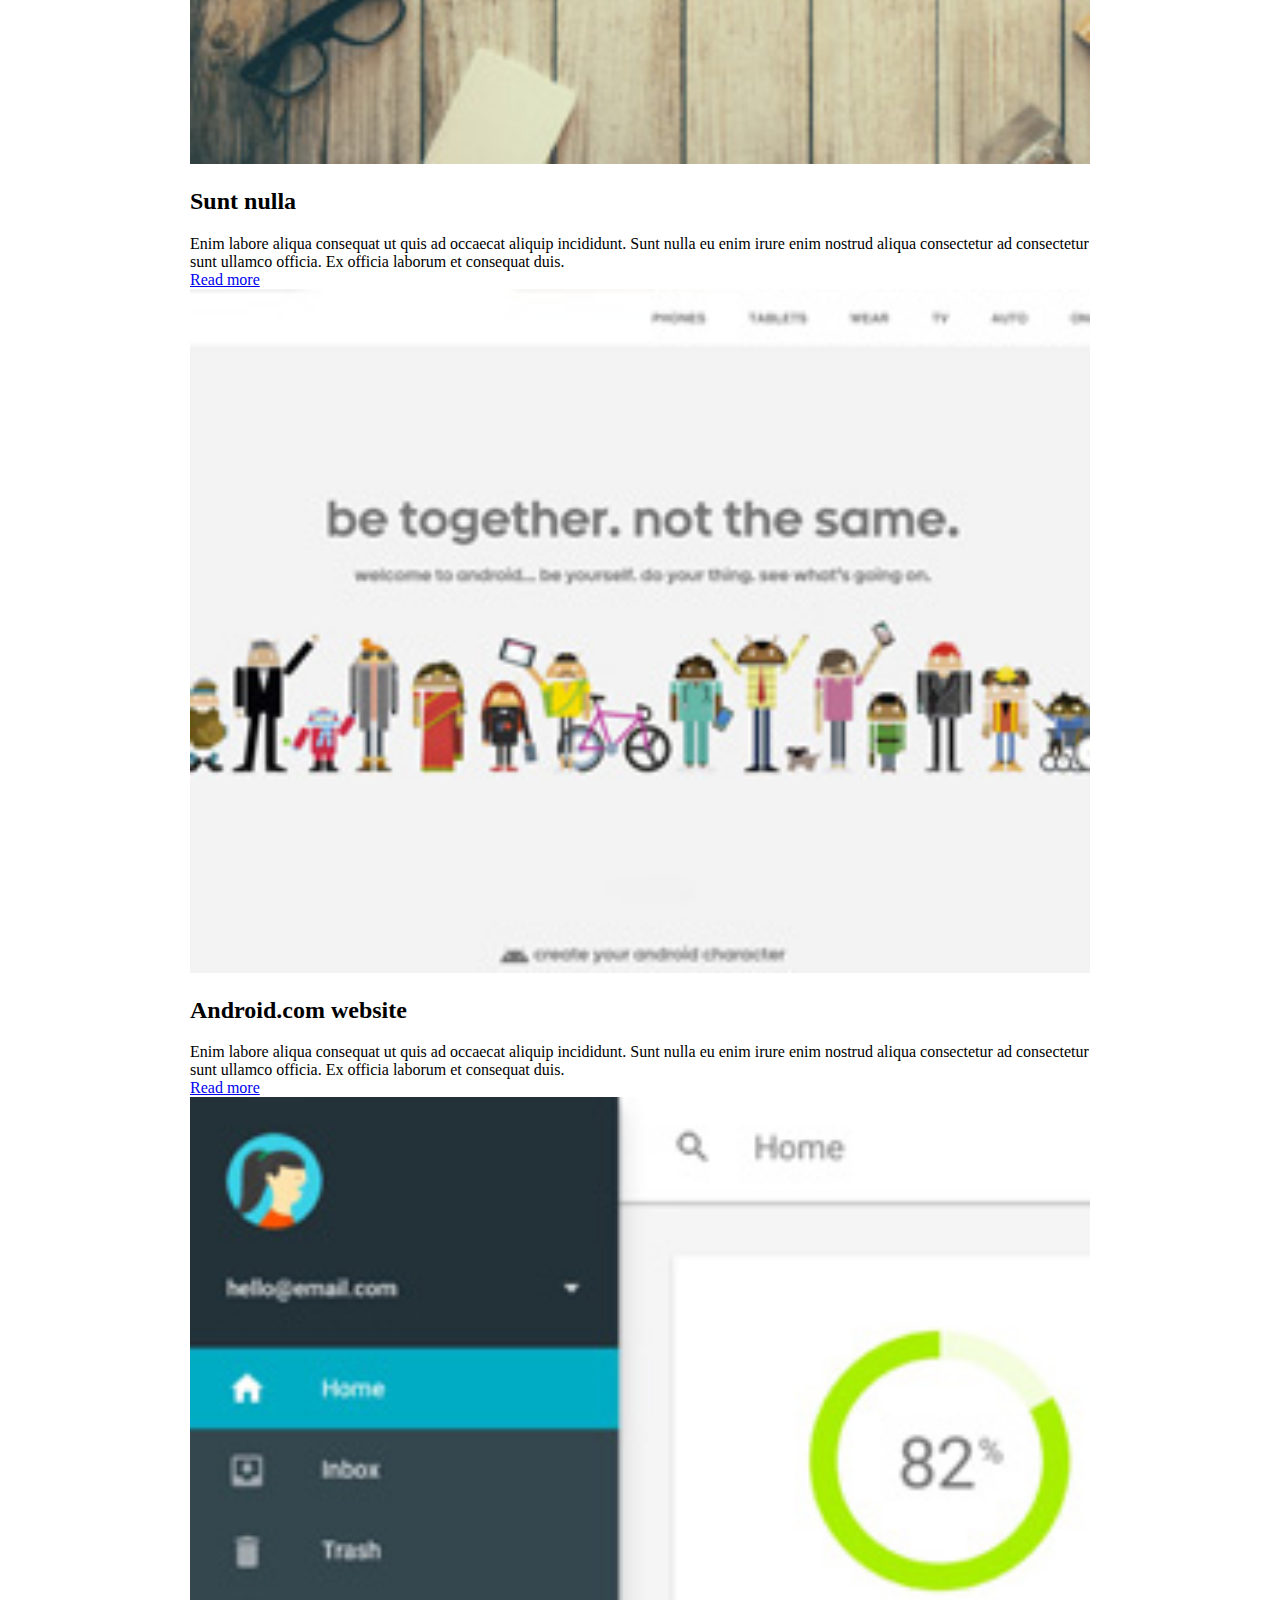
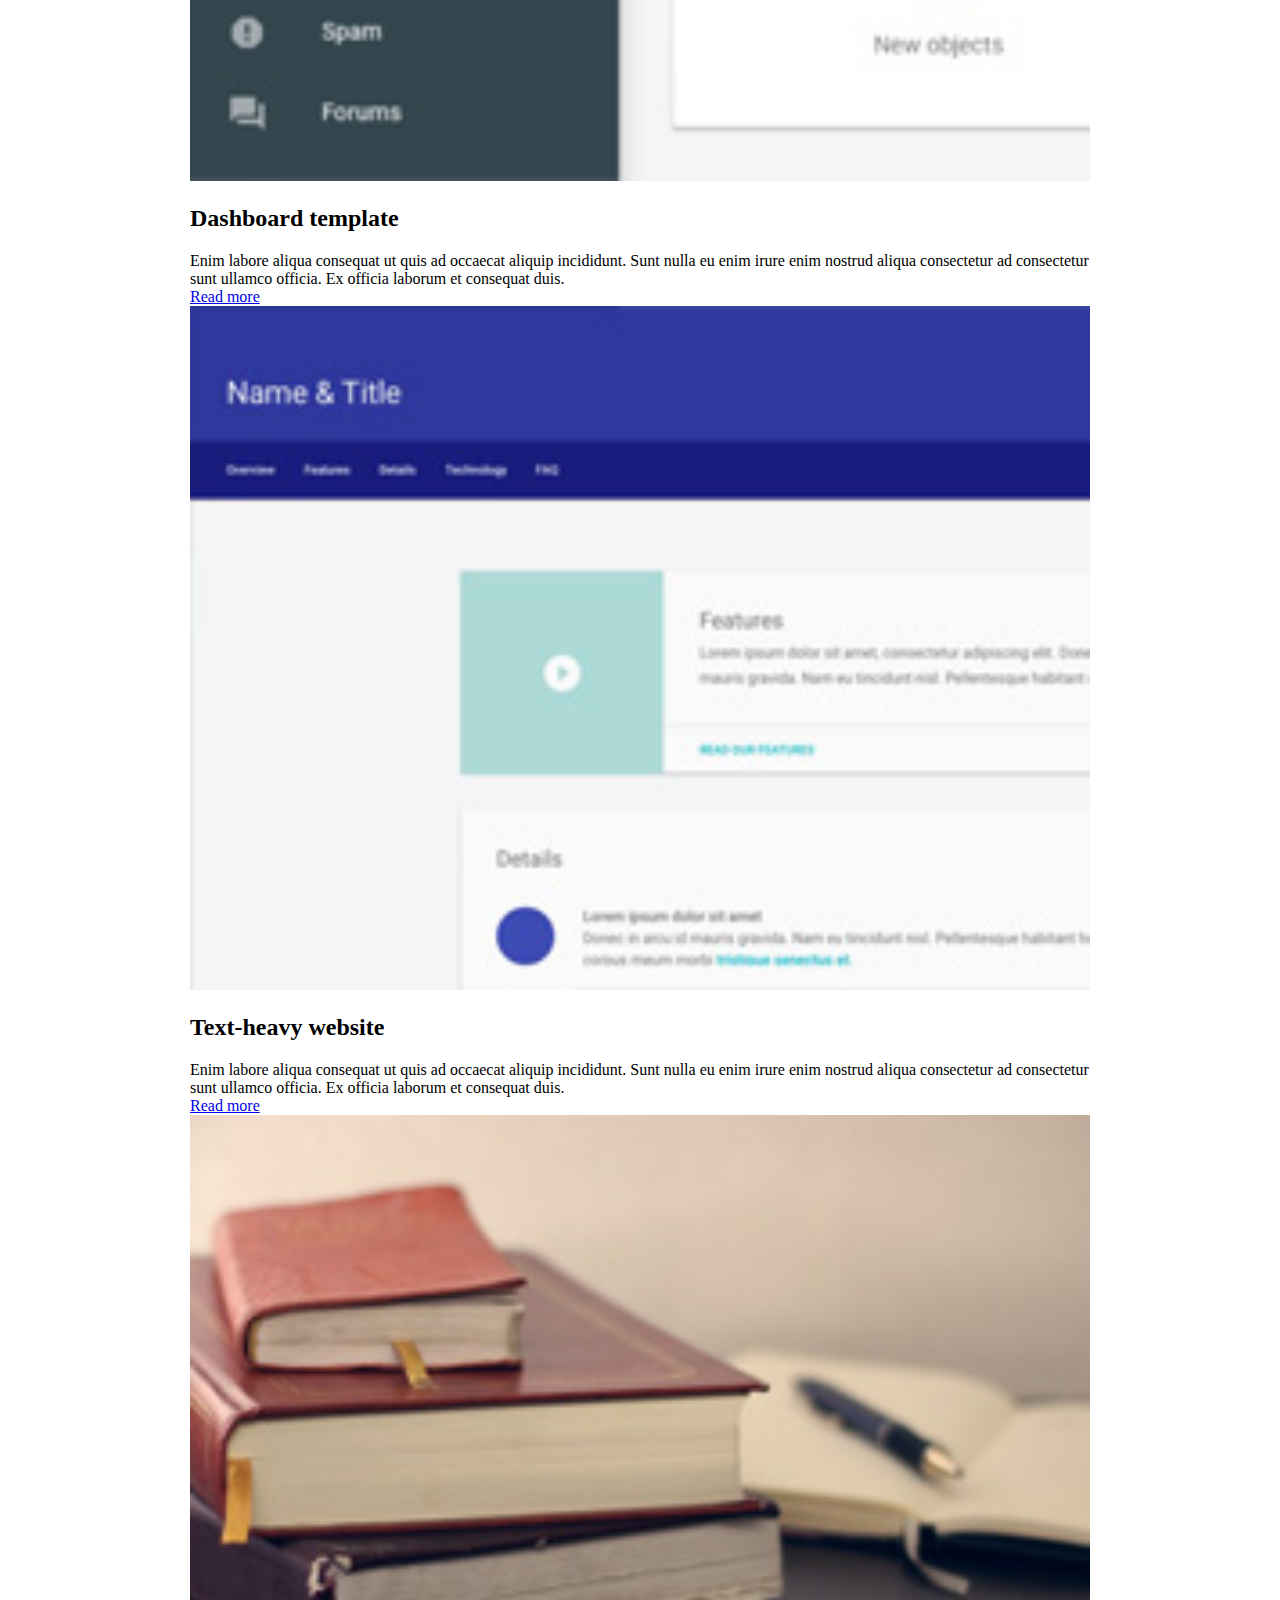
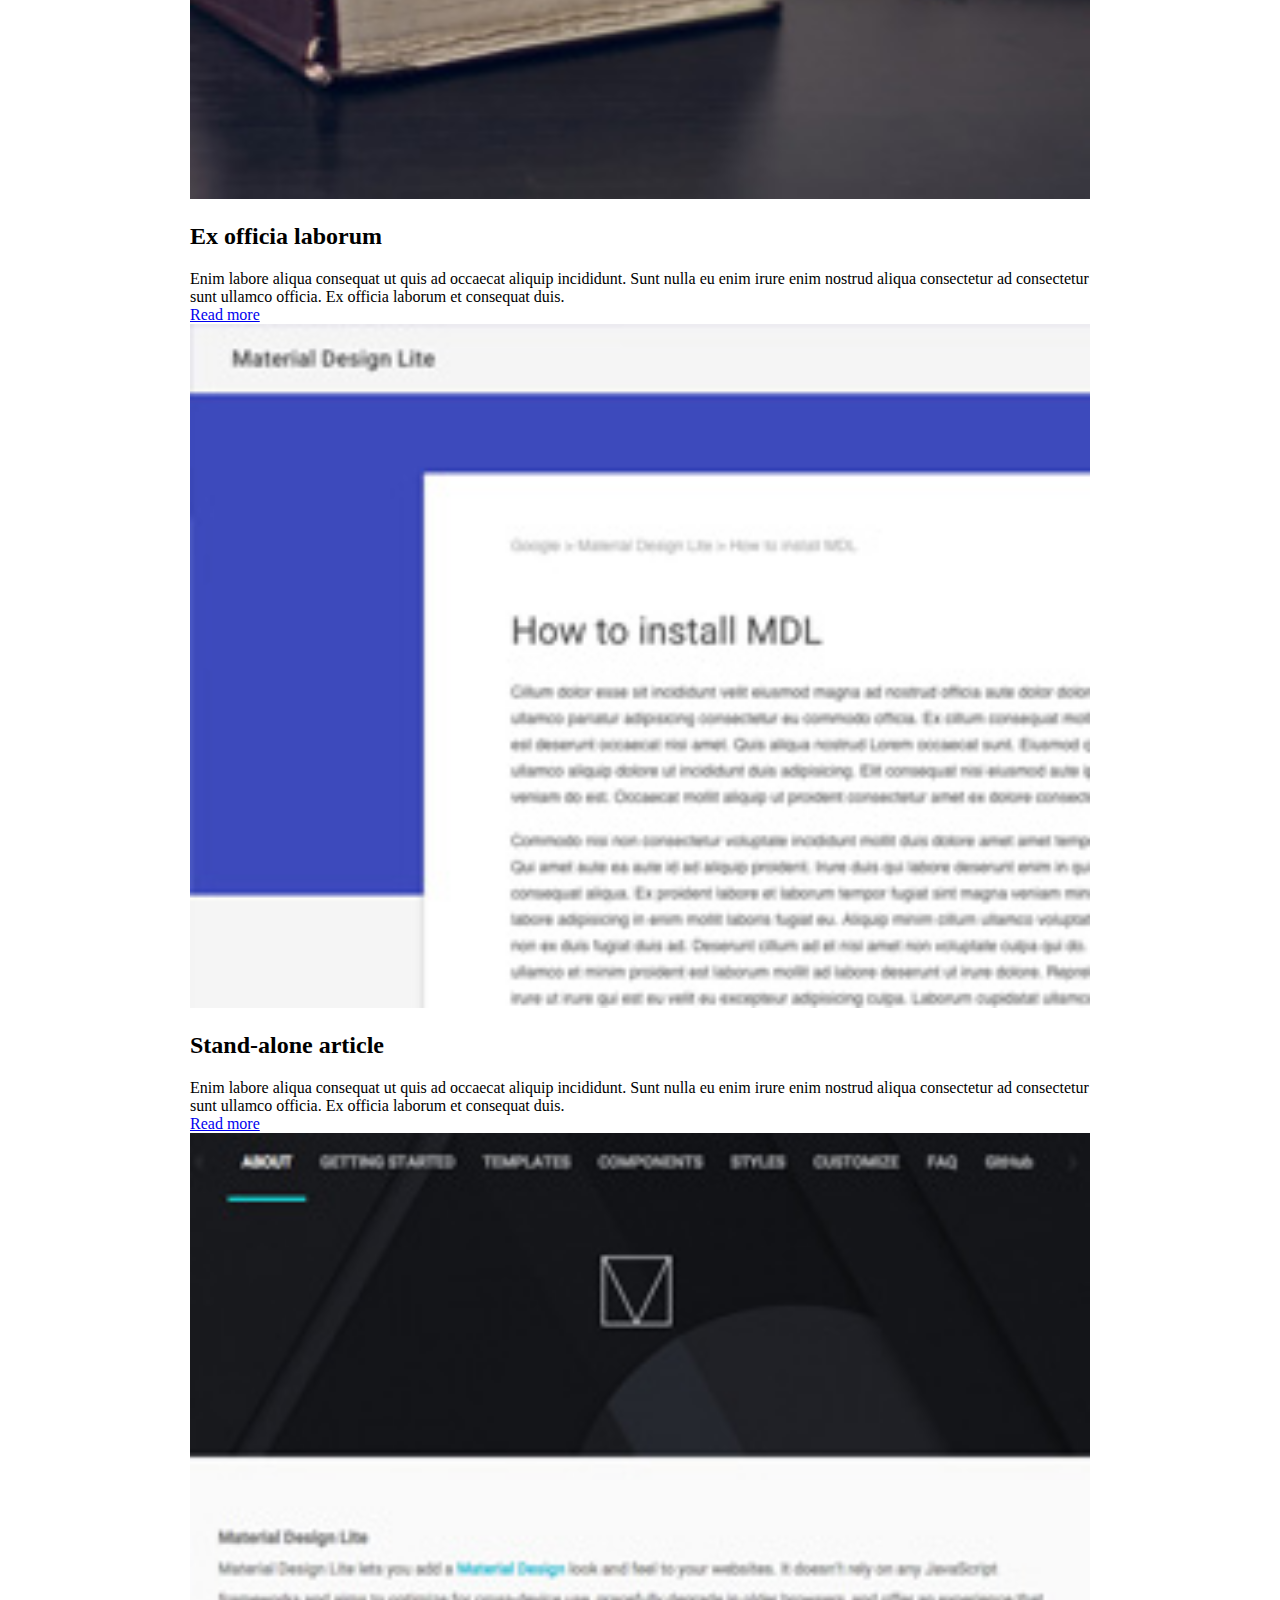
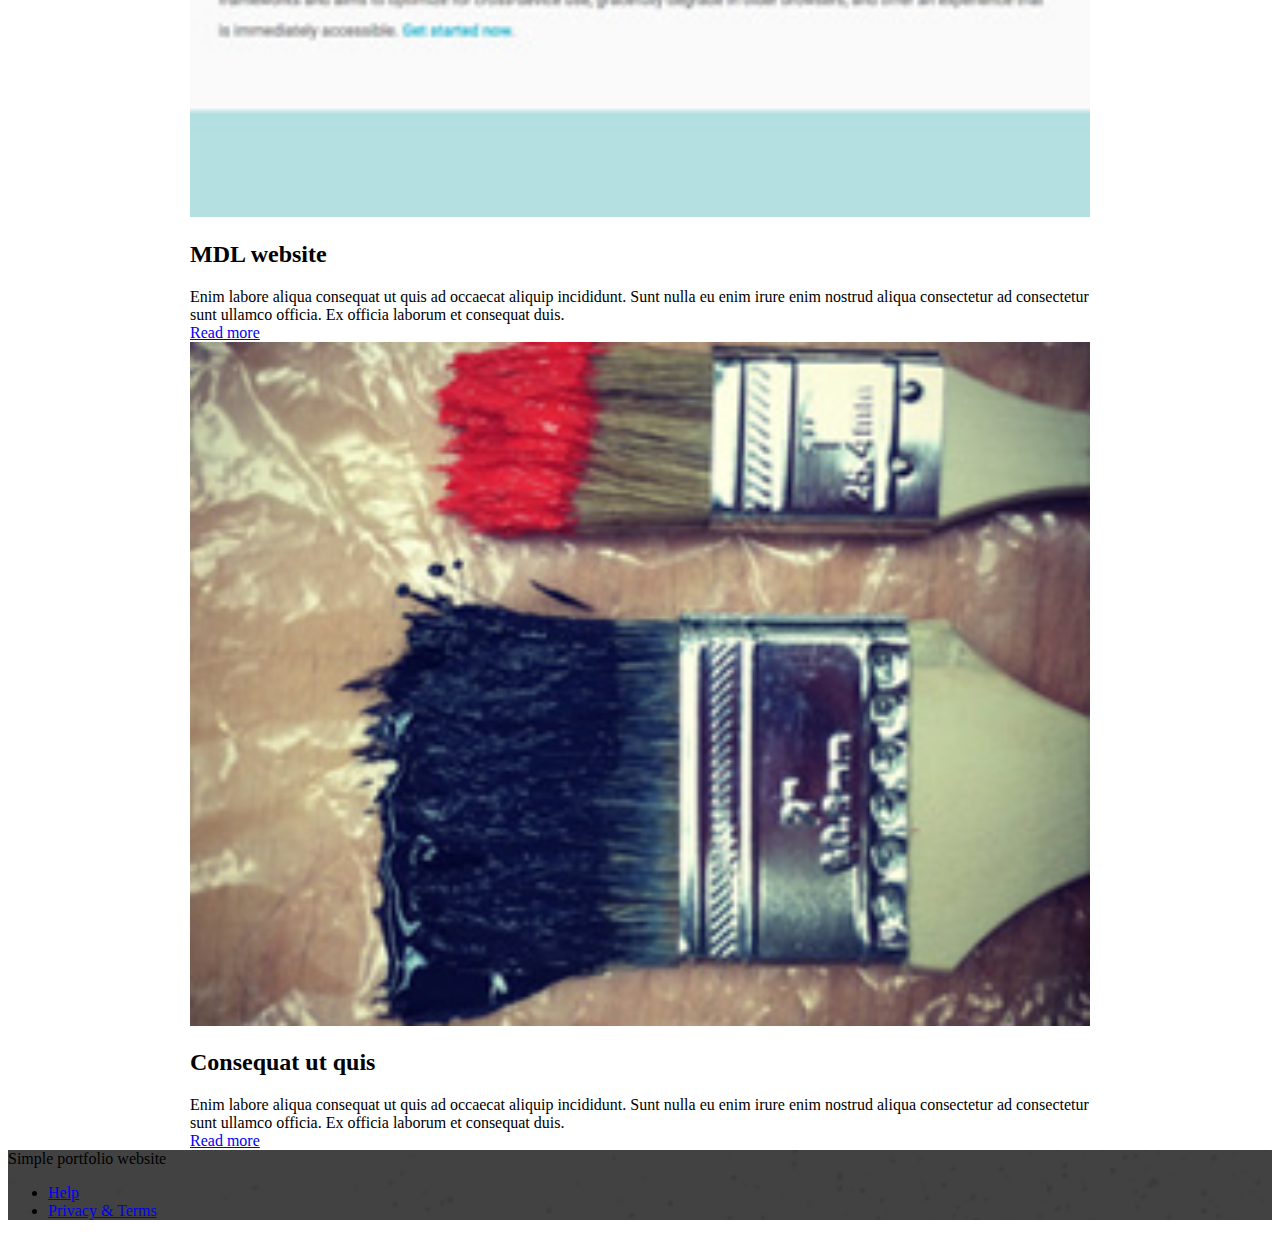
<file: Mar2/templates/mdl-template-portfolio/index.html>
<!doctype html>
<!--
  Material Design Lite
  Copyright 2015 Google Inc. All rights reserved.

  Licensed under the Apache License, Version 2.0 (the "License");
  you may not use this file except in compliance with the License.
  You may obtain a copy of the License at

      https://www.apache.org/licenses/LICENSE-2.0

  Unless required by applicable law or agreed to in writing, software
  distributed under the License is distributed on an "AS IS" BASIS,
  WITHOUT WARRANTIES OR CONDITIONS OF ANY KIND, either express or implied.
  See the License for the specific language governing permissions and
  limitations under the License
-->
<html lang="en">

<head>
    <meta charset="utf-8">
    <meta http-equiv="X-UA-Compatible" content="IE=edge">
    <meta name="description" content="A portfolio template that uses Material Design Lite.">
    <meta name="viewport" content="width=device-width, initial-scale=1.0, minimum-scale=1.0">
    <title>MDL-Static Website</title>
    <link rel="stylesheet" href="https://fonts.googleapis.com/css?family=Roboto:regular,bold,italic,thin,light,bolditalic,black,medium&amp;lang=en">
    <link rel="stylesheet" href="https://code.getmdl.io/1.3.0/material.grey-pink.min.css" />
    <link rel="stylesheet" href="styles.css" />


    <link rel="stylesheet" href="https://fonts.googleapis.com/icon?family=Material+Icons">
</head>

<body>
    <div class="mdl-layout mdl-js-layout mdl-layout--fixed-header">
        <header class="mdl-layout__header mdl-layout__header--waterfall portfolio-header">
            <div class="mdl-layout__header-row portfolio-logo-row">
                <span class="mdl-layout__title">
                    <div class="portfolio-logo"></div>
                    <span class="mdl-layout__title">Simple portfolio website</span>
                </span>
            </div>
            <div class="mdl-layout__header-row portfolio-navigation-row mdl-layout--large-screen-only">
                <nav class="mdl-navigation mdl-typography--body-1-force-preferred-font">
                    <a class="mdl-navigation__link is-active" href="index.html">Portfolio</a>
                    <a class="mdl-navigation__link" href="blog.html">Blog</a>
                    <a class="mdl-navigation__link" href="about.html">About</a>
                    <a class="mdl-navigation__link" href="contact.html">Contact</a>
                </nav>
            </div>
        </header>
        <div class="mdl-layout__drawer mdl-layout--small-screen-only">
            <nav class="mdl-navigation mdl-typography--body-1-force-preferred-font">
                <a class="mdl-navigation__link is-active" href="index.html">Portfolio</a>
                <a class="mdl-navigation__link" href="blog.html">Blog</a>
                <a class="mdl-navigation__link" href="about.html">About</a>
                <a class="mdl-navigation__link" href="contact.html">Contact</a>
            </nav>
        </div>
        <main class="mdl-layout__content">
            <div class="mdl-grid portfolio-max-width">
                <div class="mdl-cell mdl-card mdl-shadow--4dp portfolio-card">
                    <div class="mdl-card__media">
                        <img class="article-image" src=" images/example-work01.jpg" border="0" alt="">
                    </div>
                    <div class="mdl-card__title">
                        <h2 class="mdl-card__title-text">Blog template</h2>
                    </div>
                    <div class="mdl-card__supporting-text">
                        Enim labore aliqua consequat ut quis ad occaecat aliquip incididunt. Sunt nulla eu enim irure enim nostrud aliqua consectetur ad consectetur sunt ullamco officia. Ex officia laborum et consequat duis.
                    </div>
                    <div class="mdl-card__actions mdl-card--border">
                        <a class="mdl-button mdl-button--colored mdl-js-button mdl-js-ripple-effect mdl-button--accent" href="portfolio-example01.html">Read more</a>
                    </div>
                </div>
                <div class="mdl-cell mdl-card mdl-shadow--4dp portfolio-card">
                    <div class="mdl-card__media">
                        <img class="article-image" src=" images/example-work07.jpg" border="0" alt="">
                    </div>
                    <div class="mdl-card__title">
                        <h2 class="mdl-card__title-text">Sunt nulla</h2>
                    </div>
                    <div class="mdl-card__supporting-text">
                        Enim labore aliqua consequat ut quis ad occaecat aliquip incididunt. Sunt nulla eu enim irure enim nostrud aliqua consectetur ad consectetur sunt ullamco officia. Ex officia laborum et consequat duis.
                    </div>
                    <div class="mdl-card__actions mdl-card--border">
                        <a class="mdl-button mdl-button--colored mdl-js-button mdl-js-ripple-effect mdl-button--accent" href="portfolio-example01.html">Read more</a>
                    </div>
                </div>
                <div class="mdl-cell mdl-card mdl-shadow--4dp portfolio-card">
                    <div class="mdl-card__media">
                        <img class="article-image" src=" images/example-work02.jpg" border="0" alt="">
                    </div>
                    <div class="mdl-card__title">
                        <h2 class="mdl-card__title-text">Android.com website</h2>
                    </div>
                    <div class="mdl-card__supporting-text">
                        Enim labore aliqua consequat ut quis ad occaecat aliquip incididunt. Sunt nulla eu enim irure enim nostrud aliqua consectetur ad consectetur sunt ullamco officia. Ex officia laborum et consequat duis.
                    </div>
                    <div class="mdl-card__actions mdl-card--border">
                        <a class="mdl-button mdl-button--colored mdl-js-button mdl-js-ripple-effect mdl-button--accent" href="portfolio-example01.html">Read more</a>
                    </div>
                </div>
                <div class="mdl-cell mdl-card mdl-shadow--4dp portfolio-card">
                    <div class="mdl-card__media">
                        <img class="article-image" src=" images/example-work03.jpg" border="0" alt="">
                    </div>
                    <div class="mdl-card__title">
                        <h2 class="mdl-card__title-text">Dashboard template</h2>
                    </div>
                    <div class="mdl-card__supporting-text">
                        Enim labore aliqua consequat ut quis ad occaecat aliquip incididunt. Sunt nulla eu enim irure enim nostrud aliqua consectetur ad consectetur sunt ullamco officia. Ex officia laborum et consequat duis.
                    </div>
                    <div class="mdl-card__actions mdl-card--border">
                        <a class="mdl-button mdl-button--colored mdl-js-button mdl-js-ripple-effect mdl-button--accent" href="portfolio-example01.html">Read more</a>
                    </div>
                </div>
                <div class="mdl-cell mdl-card mdl-shadow--4dp portfolio-card">
                    <div class="mdl-card__media">
                        <img class="article-image" src=" images/example-work04.jpg" border="0" alt="">
                    </div>
                    <div class="mdl-card__title">
                        <h2 class="mdl-card__title-text">Text-heavy website</h2>
                    </div>
                    <div class="mdl-card__supporting-text">
                        Enim labore aliqua consequat ut quis ad occaecat aliquip incididunt. Sunt nulla eu enim irure enim nostrud aliqua consectetur ad consectetur sunt ullamco officia. Ex officia laborum et consequat duis.
                    </div>
                    <div class="mdl-card__actions mdl-card--border">
                        <a class="mdl-button mdl-button--colored mdl-js-button mdl-js-ripple-effect mdl-button--accent" href="portfolio-example01.html">Read more</a>
                    </div>
                </div>
                <div class="mdl-cell mdl-card mdl-shadow--4dp portfolio-card">
                    <div class="mdl-card__media">
                        <img class="article-image" src=" images/example-work08.jpg" border="0" alt="">
                    </div>
                    <div class="mdl-card__title">
                        <h2 class="mdl-card__title-text">Ex officia laborum</h2>
                    </div>
                    <div class="mdl-card__supporting-text">
                        Enim labore aliqua consequat ut quis ad occaecat aliquip incididunt. Sunt nulla eu enim irure enim nostrud aliqua consectetur ad consectetur sunt ullamco officia. Ex officia laborum et consequat duis.
                    </div>
                    <div class="mdl-card__actions mdl-card--border">
                        <a class="mdl-button mdl-button--colored mdl-js-button mdl-js-ripple-effect mdl-button--accent" href="portfolio-example01.html">Read more</a>
                    </div>
                </div>
                <div class="mdl-cell mdl-card mdl-shadow--4dp portfolio-card">
                    <div class="mdl-card__media">
                        <img class="article-image" src=" images/example-work05.jpg" border="0" alt="">
                    </div>
                    <div class="mdl-card__title">
                        <h2 class="mdl-card__title-text">Stand-alone article</h2>
                    </div>
                    <div class="mdl-card__supporting-text">
                        Enim labore aliqua consequat ut quis ad occaecat aliquip incididunt. Sunt nulla eu enim irure enim nostrud aliqua consectetur ad consectetur sunt ullamco officia. Ex officia laborum et consequat duis.
                    </div>
                    <div class="mdl-card__actions mdl-card--border">
                        <a class="mdl-button mdl-button--colored mdl-js-button mdl-js-ripple-effect mdl-button--accent" href="portfolio-example01.html">Read more</a>
                    </div>
                </div>
                <div class="mdl-cell mdl-card mdl-shadow--4dp portfolio-card">
                    <div class="mdl-card__media">
                        <img class="article-image" src=" images/example-work06.jpg" border="0" alt="">
                    </div>
                    <div class="mdl-card__title">
                        <h2 class="mdl-card__title-text">MDL website</h2>
                    </div>
                    <div class="mdl-card__supporting-text">
                        Enim labore aliqua consequat ut quis ad occaecat aliquip incididunt. Sunt nulla eu enim irure enim nostrud aliqua consectetur ad consectetur sunt ullamco officia. Ex officia laborum et consequat duis.
                    </div>
                    <div class="mdl-card__actions mdl-card--border">
                        <a class="mdl-button mdl-button--colored mdl-js-button mdl-js-ripple-effect mdl-button--accent" href="portfolio-example01.html">Read more</a>
                    </div>
                </div>
                <div class="mdl-cell mdl-card mdl-shadow--4dp portfolio-card">
                    <div class="mdl-card__media">
                        <img class="article-image" src=" images/example-work09.jpg" border="0" alt="">
                    </div>
                    <div class="mdl-card__title">
                        <h2 class="mdl-card__title-text">Consequat ut quis</h2>
                    </div>
                    <div class="mdl-card__supporting-text">
                        Enim labore aliqua consequat ut quis ad occaecat aliquip incididunt. Sunt nulla eu enim irure enim nostrud aliqua consectetur ad consectetur sunt ullamco officia. Ex officia laborum et consequat duis.
                    </div>
                    <div class="mdl-card__actions mdl-card--border">
                        <a class="mdl-button mdl-button--colored mdl-js-button mdl-js-ripple-effect mdl-button--accent" href="portfolio-example01.html">Read more</a>
                    </div>
                </div>
            </div>
            <footer class="mdl-mini-footer">
                <div class="mdl-mini-footer__left-section">
                    <div class="mdl-logo">Simple portfolio website</div>
                </div>
                <div class="mdl-mini-footer__right-section">
                    <ul class="mdl-mini-footer__link-list">
                        <li><a href="#">Help</a></li>
                        <li><a href="#">Privacy & Terms</a></li>
                    </ul>
                </div>
            </footer>
        </main>
    </div>
    <script src="https://code.getmdl.io/1.3.0/material.min.js"></script>
</body>

</html>
</file>
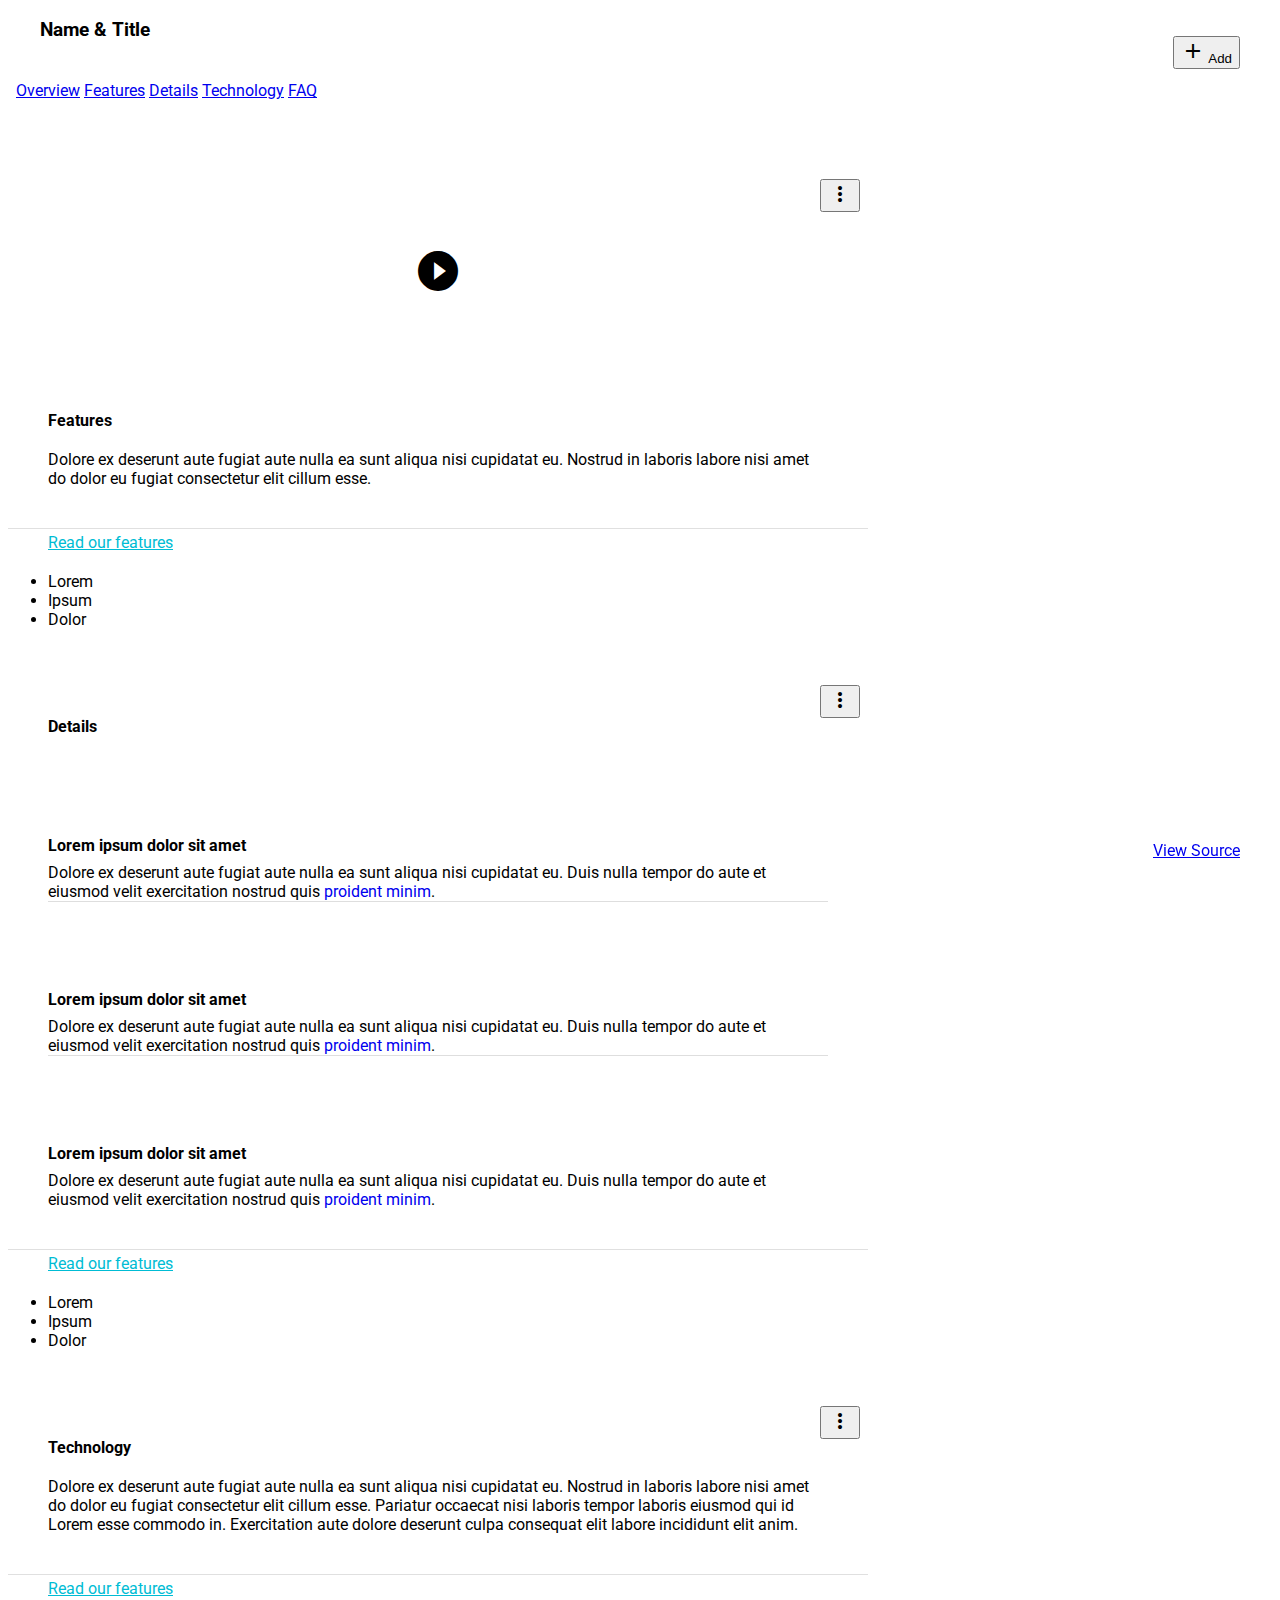
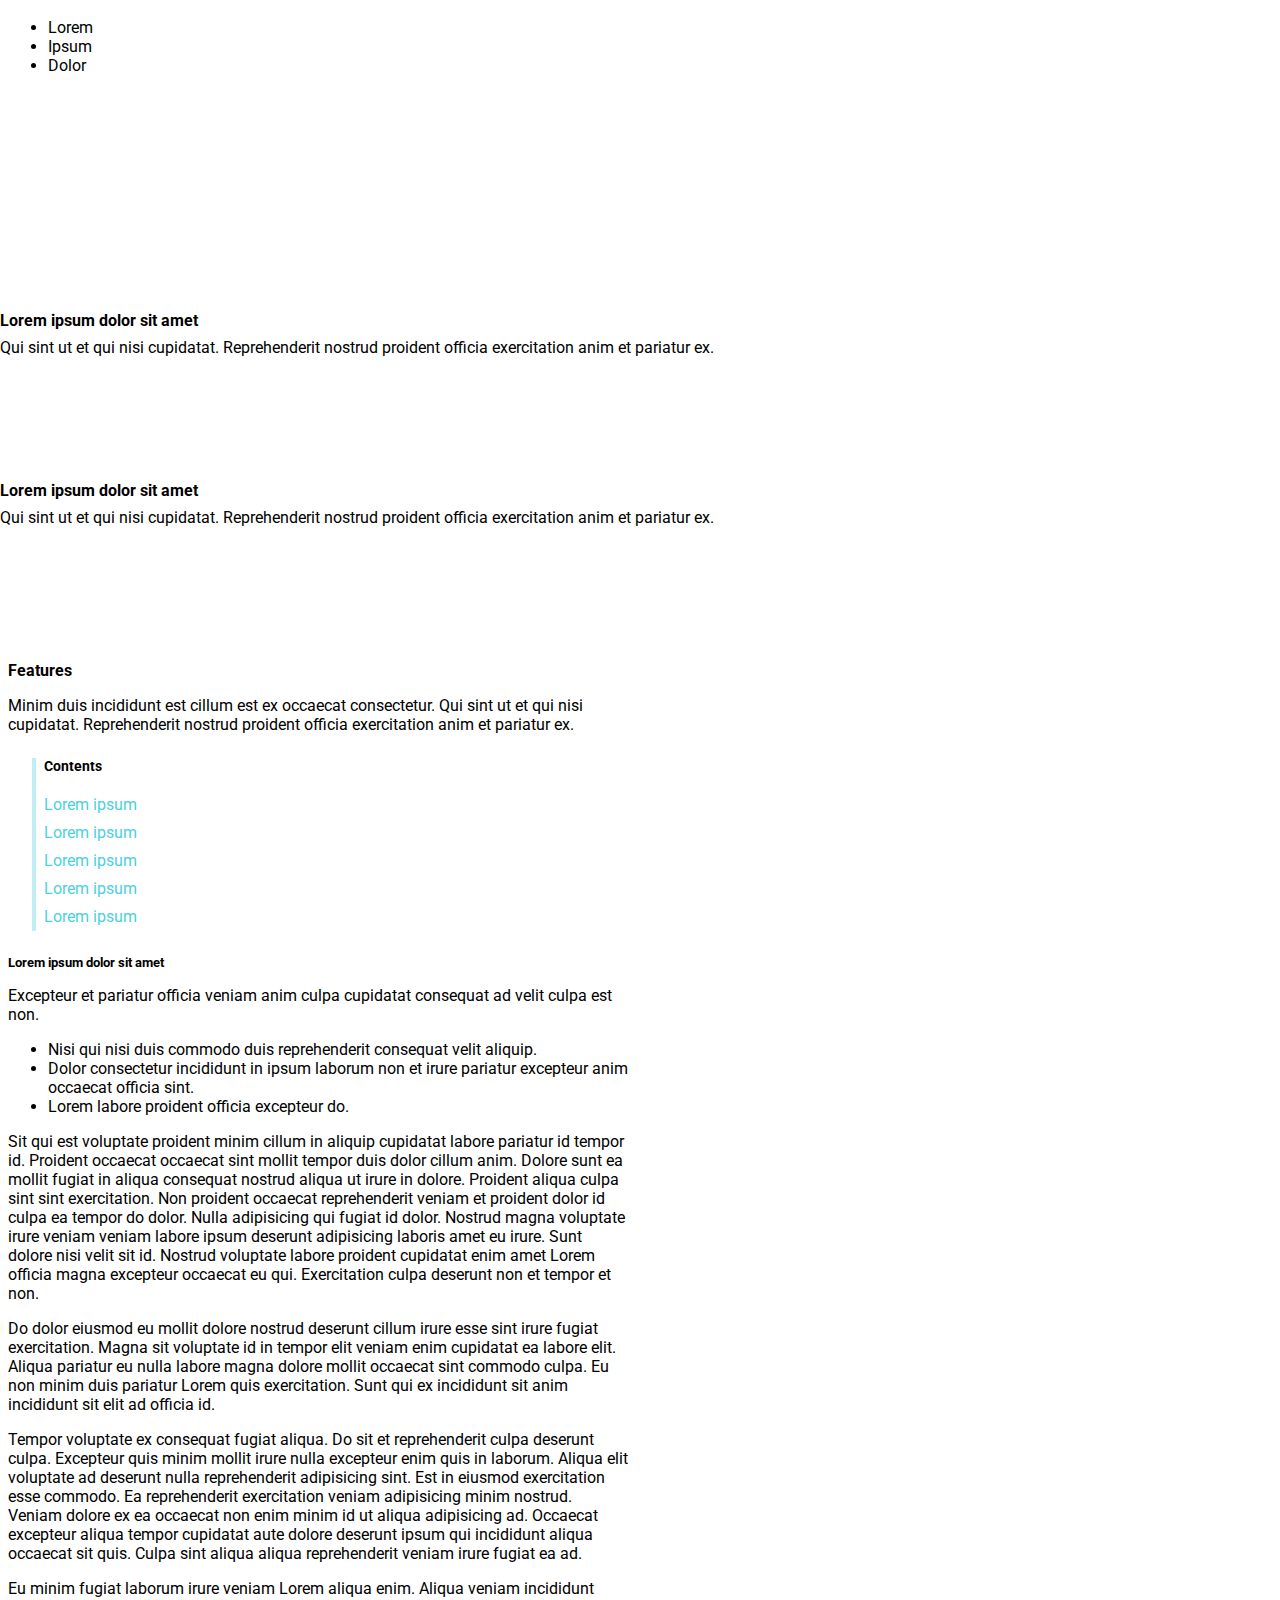
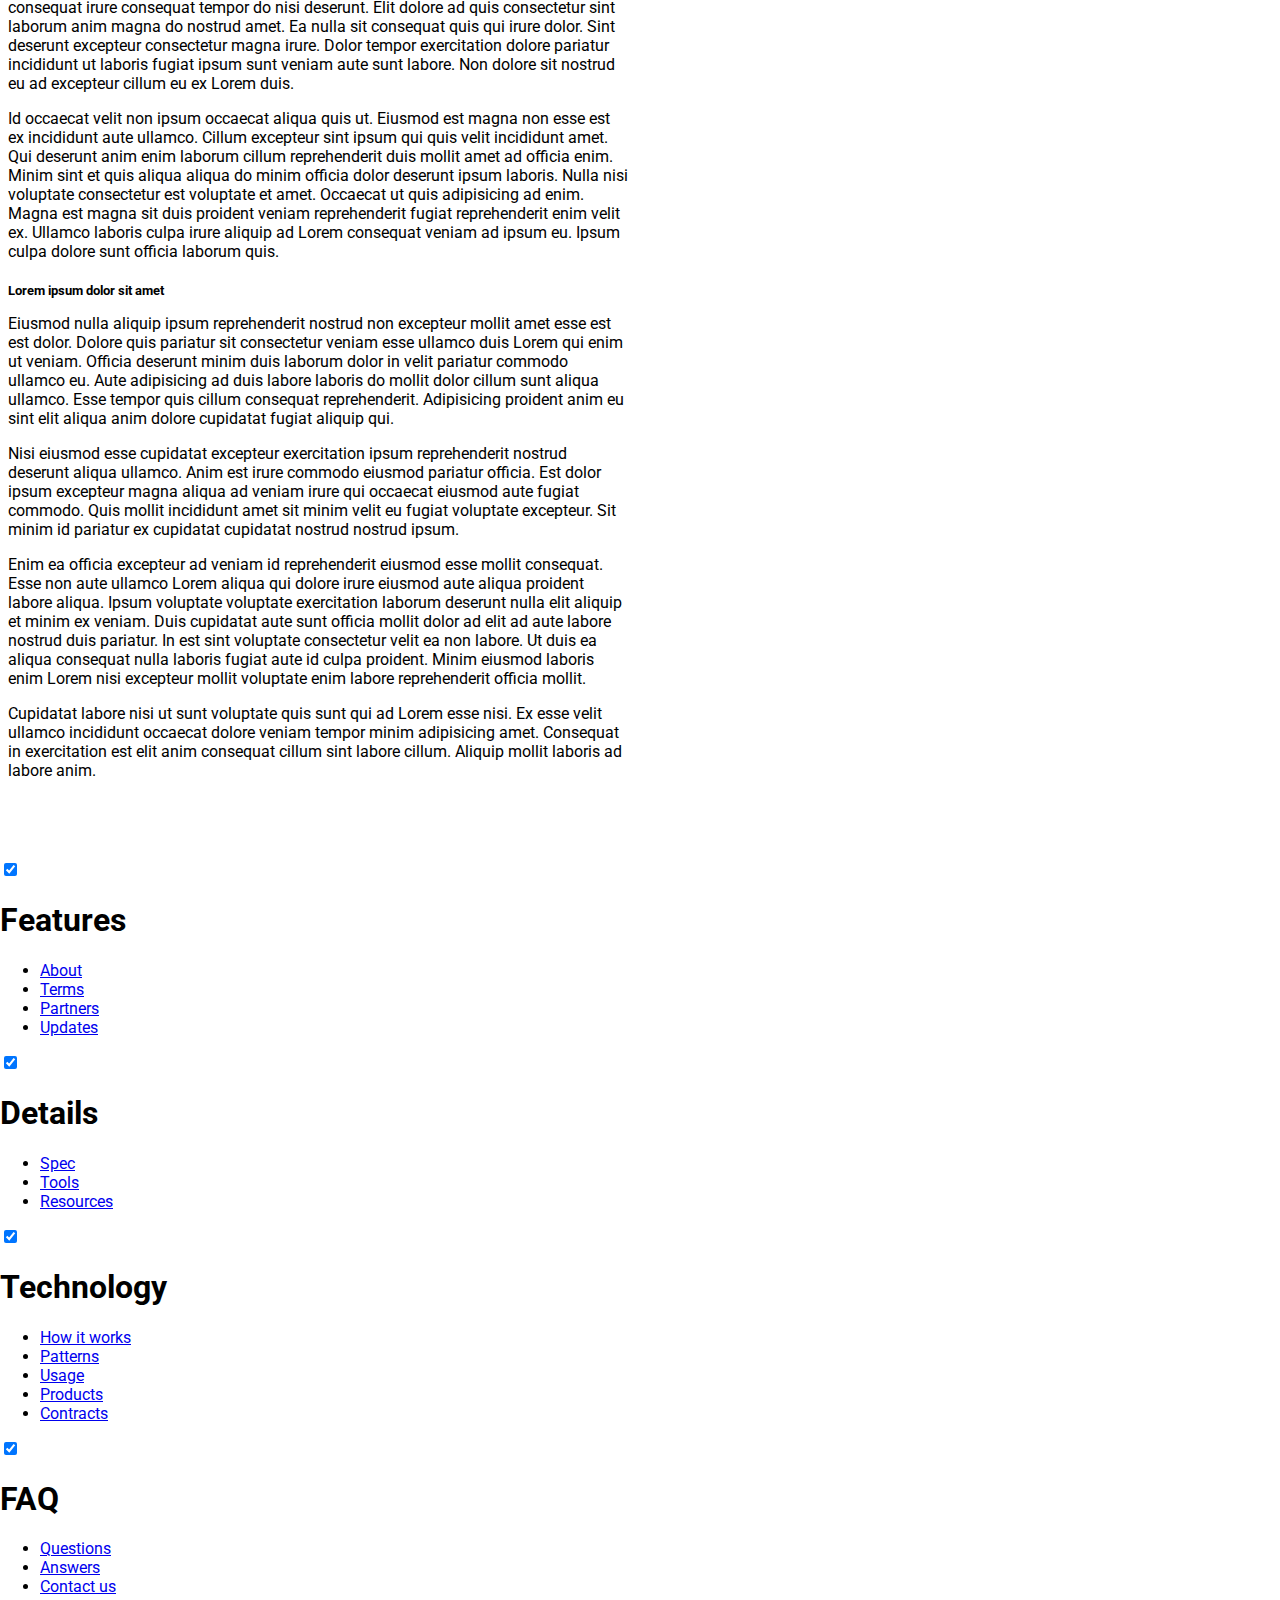
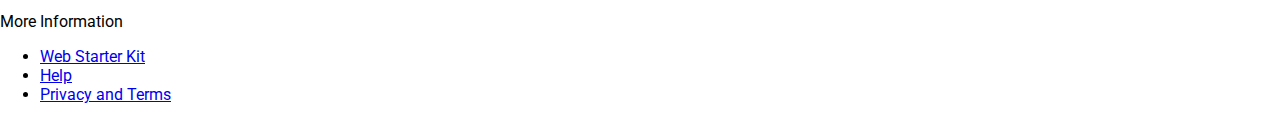
<file: Mar2/templates/mdl-template-text-only/index.html>
<!doctype html>
<!--
  Material Design Lite
  Copyright 2015 Google Inc. All rights reserved.

  Licensed under the Apache License, Version 2.0 (the "License");
  you may not use this file except in compliance with the License.
  You may obtain a copy of the License at

      https://www.apache.org/licenses/LICENSE-2.0

  Unless required by applicable law or agreed to in writing, software
  distributed under the License is distributed on an "AS IS" BASIS,
  WITHOUT WARRANTIES OR CONDITIONS OF ANY KIND, either express or implied.
  See the License for the specific language governing permissions and
  limitations under the License
-->
<html lang="en">
  <head>
    <meta charset="utf-8">
    <meta http-equiv="X-UA-Compatible" content="IE=edge">
    <meta name="description" content="A front-end template that helps you build fast, modern mobile web apps.">
    <meta name="viewport" content="width=device-width, initial-scale=1.0, minimum-scale=1.0">
    <title>Material Design Lite</title>

    <!-- Add to homescreen for Chrome on Android -->
    <meta name="mobile-web-app-capable" content="yes">
    <link rel="icon" sizes="192x192" href="images/android-desktop.png">

    <!-- Add to homescreen for Safari on iOS -->
    <meta name="apple-mobile-web-app-capable" content="yes">
    <meta name="apple-mobile-web-app-status-bar-style" content="black">
    <meta name="apple-mobile-web-app-title" content="Material Design Lite">
    <link rel="apple-touch-icon-precomposed" href="images/ios-desktop.png">

    <!-- Tile icon for Win8 (144x144 + tile color) -->
    <meta name="msapplication-TileImage" content="images/touch/ms-touch-icon-144x144-precomposed.png">
    <meta name="msapplication-TileColor" content="#3372DF">

    <link rel="shortcut icon" href="images/favicon.png">

    <!-- SEO: If your mobile URL is different from the desktop URL, add a canonical link to the desktop page https://developers.google.com/webmasters/smartphone-sites/feature-phones -->
    <!--
    <link rel="canonical" href="http://www.example.com/">
    -->

    <link rel="stylesheet" href="https://fonts.googleapis.com/css?family=Roboto:regular,bold,italic,thin,light,bolditalic,black,medium&amp;lang=en">
    <link rel="stylesheet" href="https://fonts.googleapis.com/icon?family=Material+Icons">
    <link rel="stylesheet" href="https://code.getmdl.io/1.3.0/material.deep_purple-pink.min.css">
    <link rel="stylesheet" href="styles.css">
    <style>
    #view-source {
      position: fixed;
      display: block;
      right: 0;
      bottom: 0;
      margin-right: 40px;
      margin-bottom: 40px;
      z-index: 900;
    }
    </style>
  </head>
  <body class="mdl-demo mdl-color--grey-100 mdl-color-text--grey-700 mdl-base">
    <div class="mdl-layout mdl-js-layout mdl-layout--fixed-header">
      <header class="mdl-layout__header mdl-layout__header--scroll mdl-color--primary">
        <div class="mdl-layout--large-screen-only mdl-layout__header-row">
        </div>
        <div class="mdl-layout--large-screen-only mdl-layout__header-row">
          <h3>Name &amp; Title</h3>
        </div>
        <div class="mdl-layout--large-screen-only mdl-layout__header-row">
        </div>
        <div class="mdl-layout__tab-bar mdl-js-ripple-effect mdl-color--primary-dark">
          <a href="#overview" class="mdl-layout__tab is-active">Overview</a>
          <a href="#features" class="mdl-layout__tab">Features</a>
          <a href="#features" class="mdl-layout__tab">Details</a>
          <a href="#features" class="mdl-layout__tab">Technology</a>
          <a href="#features" class="mdl-layout__tab">FAQ</a>
          <button class="mdl-button mdl-js-button mdl-button--fab mdl-js-ripple-effect mdl-button--colored mdl-shadow--4dp mdl-color--accent" id="add">
            <i class="material-icons" role="presentation">add</i>
            <span class="visuallyhidden">Add</span>
          </button>
        </div>
      </header>
      <main class="mdl-layout__content">
        <div class="mdl-layout__tab-panel is-active" id="overview">
          <section class="section--center mdl-grid mdl-grid--no-spacing mdl-shadow--2dp">
            <header class="section__play-btn mdl-cell mdl-cell--3-col-desktop mdl-cell--2-col-tablet mdl-cell--4-col-phone mdl-color--teal-100 mdl-color-text--white">
              <i class="material-icons">play_circle_filled</i>
            </header>
            <div class="mdl-card mdl-cell mdl-cell--9-col-desktop mdl-cell--6-col-tablet mdl-cell--4-col-phone">
              <div class="mdl-card__supporting-text">
                <h4>Features</h4>
                Dolore ex deserunt aute fugiat aute nulla ea sunt aliqua nisi cupidatat eu. Nostrud in laboris labore nisi amet do dolor eu fugiat consectetur elit cillum esse.
              </div>
              <div class="mdl-card__actions">
                <a href="#" class="mdl-button">Read our features</a>
              </div>
            </div>
            <button class="mdl-button mdl-js-button mdl-js-ripple-effect mdl-button--icon" id="btn1">
              <i class="material-icons">more_vert</i>
            </button>
            <ul class="mdl-menu mdl-js-menu mdl-menu--bottom-right" for="btn1">
              <li class="mdl-menu__item">Lorem</li>
              <li class="mdl-menu__item" disabled>Ipsum</li>
              <li class="mdl-menu__item">Dolor</li>
            </ul>
          </section>
          <section class="section--center mdl-grid mdl-grid--no-spacing mdl-shadow--2dp">
            <div class="mdl-card mdl-cell mdl-cell--12-col">
              <div class="mdl-card__supporting-text mdl-grid mdl-grid--no-spacing">
                <h4 class="mdl-cell mdl-cell--12-col">Details</h4>
                <div class="section__circle-container mdl-cell mdl-cell--2-col mdl-cell--1-col-phone">
                  <div class="section__circle-container__circle mdl-color--primary"></div>
                </div>
                <div class="section__text mdl-cell mdl-cell--10-col-desktop mdl-cell--6-col-tablet mdl-cell--3-col-phone">
                  <h5>Lorem ipsum dolor sit amet</h5>
                  Dolore ex deserunt aute fugiat aute nulla ea sunt aliqua nisi cupidatat eu. Duis nulla tempor do aute et eiusmod velit exercitation nostrud quis <a href="#">proident minim</a>.
                </div>
                <div class="section__circle-container mdl-cell mdl-cell--2-col mdl-cell--1-col-phone">
                  <div class="section__circle-container__circle mdl-color--primary"></div>
                </div>
                <div class="section__text mdl-cell mdl-cell--10-col-desktop mdl-cell--6-col-tablet mdl-cell--3-col-phone">
                  <h5>Lorem ipsum dolor sit amet</h5>
                  Dolore ex deserunt aute fugiat aute nulla ea sunt aliqua nisi cupidatat eu. Duis nulla tempor do aute et eiusmod velit exercitation nostrud quis <a href="#">proident minim</a>.
                </div>
                <div class="section__circle-container mdl-cell mdl-cell--2-col mdl-cell--1-col-phone">
                  <div class="section__circle-container__circle mdl-color--primary"></div>
                </div>
                <div class="section__text mdl-cell mdl-cell--10-col-desktop mdl-cell--6-col-tablet mdl-cell--3-col-phone">
                  <h5>Lorem ipsum dolor sit amet</h5>
                  Dolore ex deserunt aute fugiat aute nulla ea sunt aliqua nisi cupidatat eu. Duis nulla tempor do aute et eiusmod velit exercitation nostrud quis <a href="#">proident minim</a>.
                </div>
              </div>
              <div class="mdl-card__actions">
                <a href="#" class="mdl-button">Read our features</a>
              </div>
            </div>
            <button class="mdl-button mdl-js-button mdl-js-ripple-effect mdl-button--icon" id="btn2">
              <i class="material-icons">more_vert</i>
            </button>
            <ul class="mdl-menu mdl-js-menu mdl-menu--bottom-right" for="btn2">
              <li class="mdl-menu__item">Lorem</li>
              <li class="mdl-menu__item" disabled>Ipsum</li>
              <li class="mdl-menu__item">Dolor</li>
            </ul>
          </section>
          <section class="section--center mdl-grid mdl-grid--no-spacing mdl-shadow--2dp">
            <div class="mdl-card mdl-cell mdl-cell--12-col">
              <div class="mdl-card__supporting-text">
                <h4>Technology</h4>
                Dolore ex deserunt aute fugiat aute nulla ea sunt aliqua nisi cupidatat eu. Nostrud in laboris labore nisi amet do dolor eu fugiat consectetur elit cillum esse. Pariatur occaecat nisi laboris tempor laboris eiusmod qui id Lorem esse commodo in. Exercitation aute dolore deserunt culpa consequat elit labore incididunt elit anim.
              </div>
              <div class="mdl-card__actions">
                <a href="#" class="mdl-button">Read our features</a>
              </div>
            </div>
            <button class="mdl-button mdl-js-button mdl-js-ripple-effect mdl-button--icon" id="btn3">
              <i class="material-icons">more_vert</i>
            </button>
            <ul class="mdl-menu mdl-js-menu mdl-menu--bottom-right" for="btn3">
              <li class="mdl-menu__item">Lorem</li>
              <li class="mdl-menu__item" disabled>Ipsum</li>
              <li class="mdl-menu__item">Dolor</li>
            </ul>
          </section>
          <section class="section--footer mdl-color--white mdl-grid">
            <div class="section__circle-container mdl-cell mdl-cell--2-col mdl-cell--1-col-phone">
              <div class="section__circle-container__circle mdl-color--accent section__circle--big"></div>
            </div>
            <div class="section__text mdl-cell mdl-cell--4-col-desktop mdl-cell--6-col-tablet mdl-cell--3-col-phone">
              <h5>Lorem ipsum dolor sit amet</h5>
              Qui sint ut et qui nisi cupidatat. Reprehenderit nostrud proident officia exercitation anim et pariatur ex.
            </div>
            <div class="section__circle-container mdl-cell mdl-cell--2-col mdl-cell--1-col-phone">
              <div class="section__circle-container__circle mdl-color--accent section__circle--big"></div>
            </div>
            <div class="section__text mdl-cell mdl-cell--4-col-desktop mdl-cell--6-col-tablet mdl-cell--3-col-phone">
              <h5>Lorem ipsum dolor sit amet</h5>
              Qui sint ut et qui nisi cupidatat. Reprehenderit nostrud proident officia exercitation anim et pariatur ex.
            </div>
          </section>
        </div>
        <div class="mdl-layout__tab-panel" id="features">
          <section class="section--center mdl-grid mdl-grid--no-spacing">
            <div class="mdl-cell mdl-cell--12-col">
              <h4>Features</h4>
              Minim duis incididunt est cillum est ex occaecat consectetur. Qui sint ut et qui nisi cupidatat. Reprehenderit nostrud proident officia exercitation anim et pariatur ex.
              <ul class="toc">
                <h4>Contents</h4>
                <a href="#lorem1">Lorem ipsum</a>
                <a href="#lorem2">Lorem ipsum</a>
                <a href="#lorem3">Lorem ipsum</a>
                <a href="#lorem4">Lorem ipsum</a>
                <a href="#lorem5">Lorem ipsum</a>
              </ul>

              <h5 id="lorem1">Lorem ipsum dolor sit amet</h5>
              Excepteur et pariatur officia veniam anim culpa cupidatat consequat ad velit culpa est non.
              <ul>
                <li>Nisi qui nisi duis commodo duis reprehenderit consequat velit aliquip.</li>
                <li>Dolor consectetur incididunt in ipsum laborum non et irure pariatur excepteur anim occaecat officia sint.</li>
                <li>Lorem labore proident officia excepteur do.</li>
              </ul>

              <p>
                Sit qui est voluptate proident minim cillum in aliquip cupidatat labore pariatur id tempor id. Proident occaecat occaecat sint mollit tempor duis dolor cillum anim. Dolore sunt ea mollit fugiat in aliqua consequat nostrud aliqua ut irure in dolore. Proident aliqua culpa sint sint exercitation. Non proident occaecat reprehenderit veniam et proident dolor id culpa ea tempor do dolor. Nulla adipisicing qui fugiat id dolor. Nostrud magna voluptate irure veniam veniam labore ipsum deserunt adipisicing laboris amet eu irure. Sunt dolore nisi velit sit id. Nostrud voluptate labore proident cupidatat enim amet Lorem officia magna excepteur occaecat eu qui. Exercitation culpa deserunt non et tempor et non.
              </p>
              <p>
                Do dolor eiusmod eu mollit dolore nostrud deserunt cillum irure esse sint irure fugiat exercitation. Magna sit voluptate id in tempor elit veniam enim cupidatat ea labore elit. Aliqua pariatur eu nulla labore magna dolore mollit occaecat sint commodo culpa. Eu non minim duis pariatur Lorem quis exercitation. Sunt qui ex incididunt sit anim incididunt sit elit ad officia id.
              </p>
              <p id="lorem2">
                Tempor voluptate ex consequat fugiat aliqua. Do sit et reprehenderit culpa deserunt culpa. Excepteur quis minim mollit irure nulla excepteur enim quis in laborum. Aliqua elit voluptate ad deserunt nulla reprehenderit adipisicing sint. Est in eiusmod exercitation esse commodo. Ea reprehenderit exercitation veniam adipisicing minim nostrud. Veniam dolore ex ea occaecat non enim minim id ut aliqua adipisicing ad. Occaecat excepteur aliqua tempor cupidatat aute dolore deserunt ipsum qui incididunt aliqua occaecat sit quis. Culpa sint aliqua aliqua reprehenderit veniam irure fugiat ea ad.
              </p>
              <p>
                Eu minim fugiat laborum irure veniam Lorem aliqua enim. Aliqua veniam incididunt consequat irure consequat tempor do nisi deserunt. Elit dolore ad quis consectetur sint laborum anim magna do nostrud amet. Ea nulla sit consequat quis qui irure dolor. Sint deserunt excepteur consectetur magna irure. Dolor tempor exercitation dolore pariatur incididunt ut laboris fugiat ipsum sunt veniam aute sunt labore. Non dolore sit nostrud eu ad excepteur cillum eu ex Lorem duis.
              </p>
              <p>
                Id occaecat velit non ipsum occaecat aliqua quis ut. Eiusmod est magna non esse est ex incididunt aute ullamco. Cillum excepteur sint ipsum qui quis velit incididunt amet. Qui deserunt anim enim laborum cillum reprehenderit duis mollit amet ad officia enim. Minim sint et quis aliqua aliqua do minim officia dolor deserunt ipsum laboris. Nulla nisi voluptate consectetur est voluptate et amet. Occaecat ut quis adipisicing ad enim. Magna est magna sit duis proident veniam reprehenderit fugiat reprehenderit enim velit ex. Ullamco laboris culpa irure aliquip ad Lorem consequat veniam ad ipsum eu. Ipsum culpa dolore sunt officia laborum quis.
              </p>

              <h5 id="lorem3">Lorem ipsum dolor sit amet</h5>

              <p id="lorem4">
                Eiusmod nulla aliquip ipsum reprehenderit nostrud non excepteur mollit amet esse est est dolor. Dolore quis pariatur sit consectetur veniam esse ullamco duis Lorem qui enim ut veniam. Officia deserunt minim duis laborum dolor in velit pariatur commodo ullamco eu. Aute adipisicing ad duis labore laboris do mollit dolor cillum sunt aliqua ullamco. Esse tempor quis cillum consequat reprehenderit. Adipisicing proident anim eu sint elit aliqua anim dolore cupidatat fugiat aliquip qui.
              </p>
              <p id="lorem5">
                Nisi eiusmod esse cupidatat excepteur exercitation ipsum reprehenderit nostrud deserunt aliqua ullamco. Anim est irure commodo eiusmod pariatur officia. Est dolor ipsum excepteur magna aliqua ad veniam irure qui occaecat eiusmod aute fugiat commodo. Quis mollit incididunt amet sit minim velit eu fugiat voluptate excepteur. Sit minim id pariatur ex cupidatat cupidatat nostrud nostrud ipsum.
              </p>
              <p>
                Enim ea officia excepteur ad veniam id reprehenderit eiusmod esse mollit consequat. Esse non aute ullamco Lorem aliqua qui dolore irure eiusmod aute aliqua proident labore aliqua. Ipsum voluptate voluptate exercitation laborum deserunt nulla elit aliquip et minim ex veniam. Duis cupidatat aute sunt officia mollit dolor ad elit ad aute labore nostrud duis pariatur. In est sint voluptate consectetur velit ea non labore. Ut duis ea aliqua consequat nulla laboris fugiat aute id culpa proident. Minim eiusmod laboris enim Lorem nisi excepteur mollit voluptate enim labore reprehenderit officia mollit.
              </p>
              <p>
                Cupidatat labore nisi ut sunt voluptate quis sunt qui ad Lorem esse nisi. Ex esse velit ullamco incididunt occaecat dolore veniam tempor minim adipisicing amet. Consequat in exercitation est elit anim consequat cillum sint labore cillum. Aliquip mollit laboris ad labore anim.
              </p>
            </div>
          </section>
        </div>
        <footer class="mdl-mega-footer">
          <div class="mdl-mega-footer--middle-section">
            <div class="mdl-mega-footer--drop-down-section">
              <input class="mdl-mega-footer--heading-checkbox" type="checkbox" checked>
              <h1 class="mdl-mega-footer--heading">Features</h1>
              <ul class="mdl-mega-footer--link-list">
                <li><a href="#">About</a></li>
                <li><a href="#">Terms</a></li>
                <li><a href="#">Partners</a></li>
                <li><a href="#">Updates</a></li>
              </ul>
            </div>
            <div class="mdl-mega-footer--drop-down-section">
              <input class="mdl-mega-footer--heading-checkbox" type="checkbox" checked>
              <h1 class="mdl-mega-footer--heading">Details</h1>
              <ul class="mdl-mega-footer--link-list">
                <li><a href="#">Spec</a></li>
                <li><a href="#">Tools</a></li>
                <li><a href="#">Resources</a></li>
              </ul>
            </div>
            <div class="mdl-mega-footer--drop-down-section">
              <input class="mdl-mega-footer--heading-checkbox" type="checkbox" checked>
              <h1 class="mdl-mega-footer--heading">Technology</h1>
              <ul class="mdl-mega-footer--link-list">
                <li><a href="#">How it works</a></li>
                <li><a href="#">Patterns</a></li>
                <li><a href="#">Usage</a></li>
                <li><a href="#">Products</a></li>
                <li><a href="#">Contracts</a></li>
              </ul>
            </div>
            <div class="mdl-mega-footer--drop-down-section">
              <input class="mdl-mega-footer--heading-checkbox" type="checkbox" checked>
              <h1 class="mdl-mega-footer--heading">FAQ</h1>
              <ul class="mdl-mega-footer--link-list">
                <li><a href="#">Questions</a></li>
                <li><a href="#">Answers</a></li>
                <li><a href="#">Contact us</a></li>
              </ul>
            </div>
          </div>
          <div class="mdl-mega-footer--bottom-section">
            <div class="mdl-logo">
              More Information
            </div>
            <ul class="mdl-mega-footer--link-list">
              <li><a href="https://developers.google.com/web/starter-kit/">Web Starter Kit</a></li>
              <li><a href="#">Help</a></li>
              <li><a href="#">Privacy and Terms</a></li>
            </ul>
          </div>
        </footer>
      </main>
    </div>
    <a href="https://github.com/google/material-design-lite/blob/mdl-1.x/templates/text-only/" target="_blank" id="view-source" class="mdl-button mdl-js-button mdl-button--raised mdl-js-ripple-effect mdl-color--accent mdl-color-text--accent-contrast">View Source</a>
    <script src="https://code.getmdl.io/1.3.0/material.min.js"></script>
  </body>
</html>
</file>
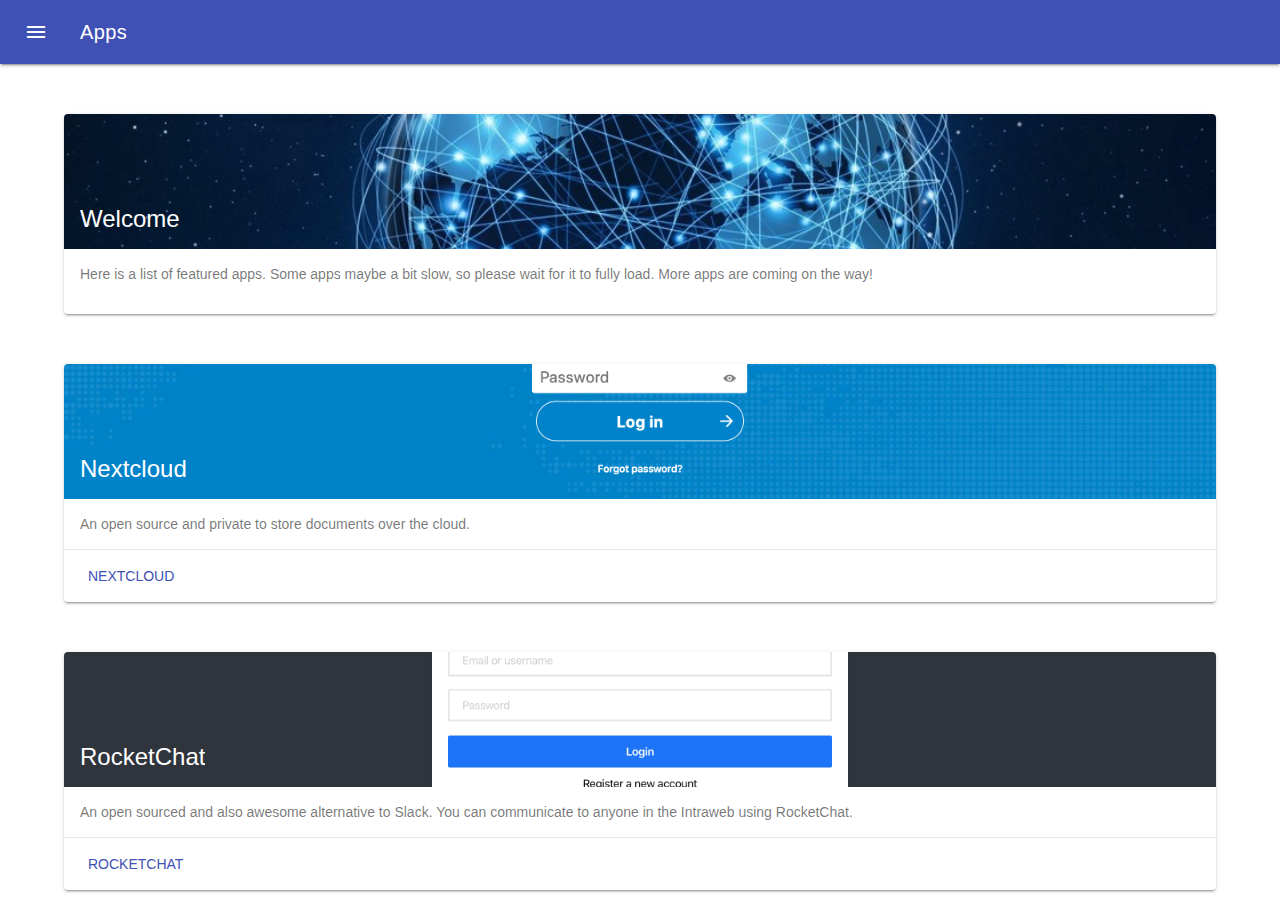
<file: Mar2/apps.html>
<!DOCTYPE html>
<html lang="en" dir="ltr">
  <head>
    <meta charset="utf-8">
    <title>Apps</title>
    <link rel="stylesheet" href="./material.min.css">
    <script src="./material.min.js"></script>
    <link rel="stylesheet" href="https://fonts.googleapis.com/icon?family=Material+Icons">
    <style>
    html, body {
      font-family: 'Roboto', sans-serif;
      margin: 0;
      padding: 0;
    }
    .demo-card-wide.mdl-card {
      position: relative;
      top: 50px;
      border-radius: 4px;
      width: 90%;
      margin: auto;
      display: flex;
    }
    .demo-card-wide1.mdl-card {
      position: relative;
      top: 100px;
      border-radius: 4px;
      width: 90%;
      margin: auto;
      display: flex;
    }
    .demo-card-wide2.mdl-card {
      position: relative;
      top: 150px;
      bottom: 20px;
      border-radius: 4px;
      width: 90%;
      margin: auto;
      display: flex;
    }
    .demo-card-wide3.mdl-card {
      position: relative;
      top: 200px;
      bottom: 20px;
      border-radius: 4px;
      width: 90%;
      margin: auto;
      display: flex;
    }
    .demo-card-wide4.mdl-card {
      position: relative;
      top: 250px;
      bottom: 20px;
      border-radius: 4px;
      width: 90%;
      margin: auto;
      display: flex;
    }
    .demo-card-wide1 > .mdl-card__title {
      color: #fff;
      height: 135px;
      display: flex;
      background: url('nextcloud.png') center / cover;
    }
    .demo-card-wide2 > .mdl-card__title {
      color: #fff;
      height: 135px;
      display: flex;
      background: url('rocketchat.png') center / cover;
    }
    .demo-card-wide3 > .mdl-card__title {
      color: black;
      height: 135px;
      display: flex;
    }
    .demo-card-wide > .mdl-card__title {
      color: #fff;
      height: 135px;
      display: flex;
      background: url('internet.jpeg') center / cover;
    }
    .demo-card-wide > .mdl-card__menu {
      color: #fff;
    }
    #box{
      opacity: 1.0;
      height: 20%;
      width: 100%;
      bottom: 0px;
    }
    </style>
  </head>
  <body>
    <div class="mdl-layout mdl-js-layout mdl-layout--fixed-header">
  <header class="mdl-layout__header">
    <div class="mdl-layout__header-row">
      <span class="mdl-layout-title">Apps</span>
      <div class="mdl-layout-spacer"></div>
    </div>
  </header>
  <div class="mdl-layout__drawer">
    <span class="mdl-layout-title">Intraweb</span>
    <nav class="mdl-navigation">
      <a class="mdl-navigation__link" href="index.html">Home</a>
      <a class="mdl-navigation__link" href="http://raspberrypi.local:880">Nextcloud</a>
      <a class="mdl-navigation__link" href="http://raspberrypi.local:3000">RocketChat</a>
      <a class="mdl-navigation__link" href="moreinfo.html">More Info</a>
      <a class="mdl-navigation__link" href="apps.html">Apps</a>
    </nav>
  </div>
  <main class="mdl-layout__content">
    <div class="page-content">
<div class="demo-card-wide mdl-card mdl-shadow--2dp">
  <div class="mdl-card__title">
    <h2 class="mdl-card__title-text">Welcome</h2>
  </div>
  <div class="mdl-card__supporting-text">
Here is a list of featured apps. Some apps maybe a bit slow, so please wait for it to fully load. More apps are coming on the way!
  </div>
  <div class="mdl-card__menu">
  </div>
</div>
<div class="demo-card-wide1 mdl-card mdl-shadow--2dp">
  <div class="mdl-card__title">
    <h2 class="mdl-card__title-text">Nextcloud</h2>
  </div>
  <div class="mdl-card__supporting-text">
An open source and private to store documents over the cloud.
  </div>
  <div class="mdl-card__actions mdl-card--border">
    <a class="mdl-button mdl-button--colored mdl-js-button mdl-js-ripple-effect" href="http://raspberrypi.local:880">
      Nextcloud
    </a>
  </div>
  <div class="mdl-card__menu">
  </div>
</div>
<div class="demo-card-wide2 mdl-card mdl-shadow--2dp">
  <div class="mdl-card__title">
    <h2 class="mdl-card__title-text">RocketChat</h2>
  </div>
  <div class="mdl-card__supporting-text">
An open sourced and also awesome alternative to Slack. You can communicate to anyone in the Intraweb using RocketChat.
  </div>
  <div class="mdl-card__actions mdl-card--border">
    <a class="mdl-button mdl-button--colored mdl-js-button mdl-js-ripple-effect" href="http://raspberrypi.local:3000">
      RocketChat
    </a>
  </div>
  <div class="mdl-card__menu">
  </div>
</div>
<div class="demo-card-wide3 mdl-card mdl-shadow--2dp">
  <div class="mdl-card__title">
    <h2 class="mdl-card__title-text">Zimply</h2>
  </div>
  <div class="mdl-card__supporting-text">
Search and read Wikipedia and other forms of information offline. This version includes everything but pictures.
  </div>
  <div class="mdl-card__actions mdl-card--border">
    <a class="mdl-button mdl-button--colored mdl-js-button mdl-js-ripple-effect" href="http://raspberrypi.local:9454">
      Zimply
    </a>
  </div>
  <div class="mdl-card__menu">
  </div>
</div>

<div class="demo-card-wide4 mdl-card mdl-shadow--2dp">
  <div class="mdl-card__title">
    <h2 class="mdl-card__title-text">GitLab</h2>
  </div>
  <div class="mdl-card__supporting-text">
Our offline version of Github. Create and clone repositories offline with Gitlab. Default repositories are ones from the Eclub repository from Github. <b>COMING SOON!</b>
  </div>
  <div class="mdl-card__actions mdl-card--border">
    <a class="mdl-button mdl-button--colored mdl-js-button mdl-js-ripple-effect" href="#">
      GitLab
    </a>
  </div>
  <div class="mdl-card__menu">
  </div>
</div>
    </div>
  </main>
</div>
  </body>
</html>
</file>
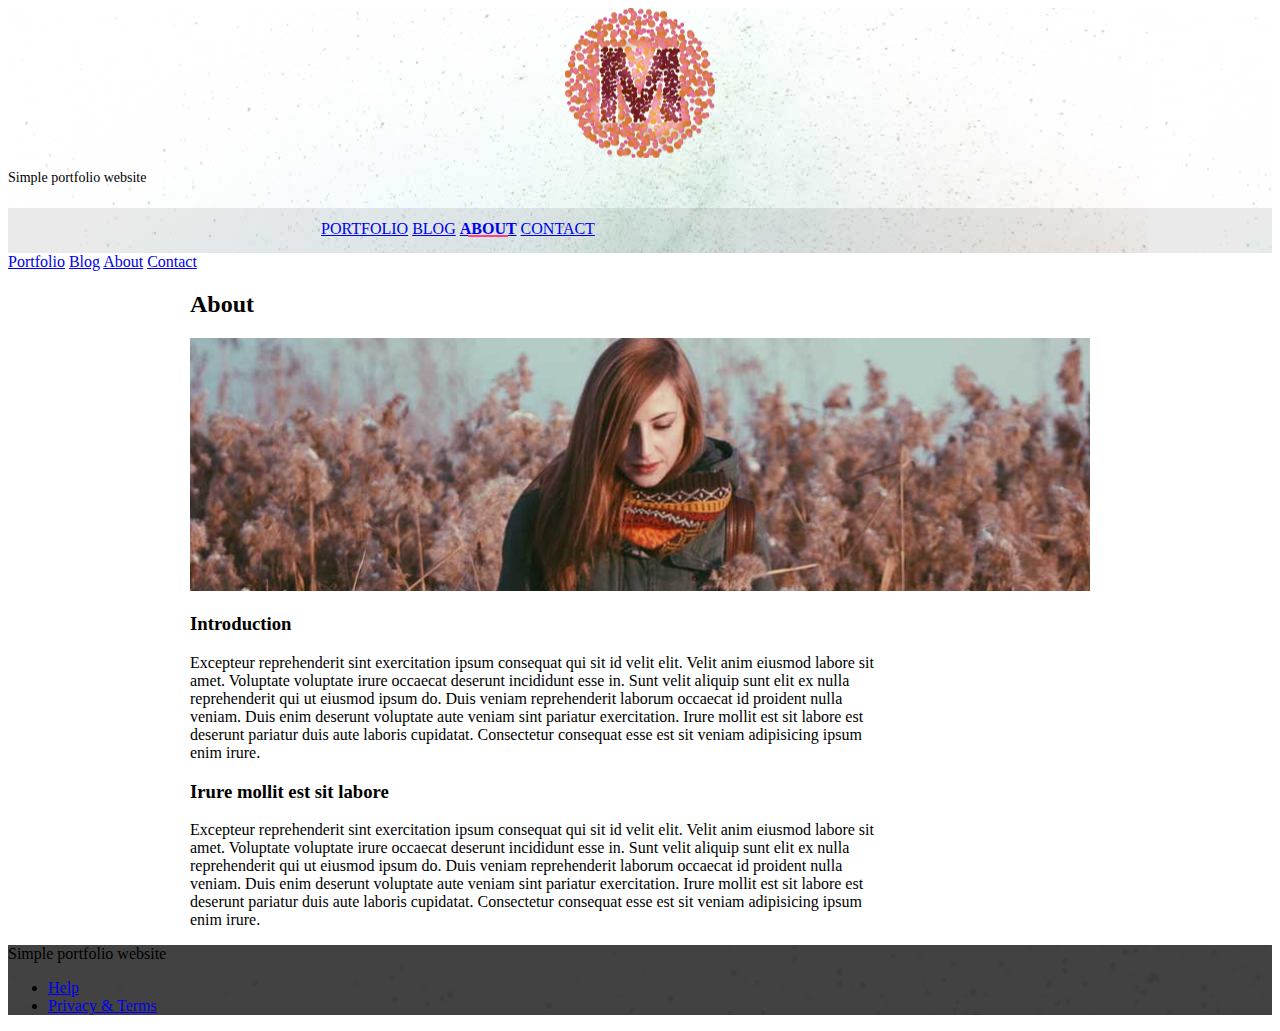
<file: Mar2/templates/mdl-template-portfolio/about.html>
<!doctype html>
<!--
  Material Design Lite
  Copyright 2015 Google Inc. All rights reserved.

  Licensed under the Apache License, Version 2.0 (the "License");
  you may not use this file except in compliance with the License.
  You may obtain a copy of the License at

      https://www.apache.org/licenses/LICENSE-2.0

  Unless required by applicable law or agreed to in writing, software
  distributed under the License is distributed on an "AS IS" BASIS,
  WITHOUT WARRANTIES OR CONDITIONS OF ANY KIND, either express or implied.
  See the License for the specific language governing permissions and
  limitations under the License
-->
<html lang="en">

<head>
    <meta charset="utf-8">
    <meta http-equiv="X-UA-Compatible" content="IE=edge">
    <meta name="description" content="A portfolio template that uses Material Design Lite.">
    <meta name="viewport" content="width=device-width, initial-scale=1.0, minimum-scale=1.0">
    <title>MDL-Static Website</title>
    <link rel="stylesheet" href="https://fonts.googleapis.com/css?family=Roboto:regular,bold,italic,thin,light,bolditalic,black,medium&amp;lang=en">
    <link rel="stylesheet" href="https://code.getmdl.io/1.3.0/material.grey-pink.min.css" />
    <link rel="stylesheet" href="styles.css" />
    <link rel="stylesheet" href="https://fonts.googleapis.com/icon?family=Material+Icons">
</head>

<body>
    <div class="mdl-layout mdl-js-layout mdl-layout--fixed-header">
        <header class="mdl-layout__header mdl-layout__header--waterfall portfolio-header">
            <div class="mdl-layout__header-row portfolio-logo-row">
                <span class="mdl-layout__title">
                    <div class="portfolio-logo"></div>
                    <span class="mdl-layout__title">Simple portfolio website</span>
                </span>
            </div>
            <div class="mdl-layout__header-row portfolio-navigation-row mdl-layout--large-screen-only">
                <nav class="mdl-navigation mdl-typography--body-1-force-preferred-font">
                    <a class="mdl-navigation__link" href="index.html">Portfolio</a>
                    <a class="mdl-navigation__link" href="blog.html">Blog</a>
                    <a class="mdl-navigation__link is-active" href="about.html">About</a>
                    <a class="mdl-navigation__link" href="contact.html">Contact</a>
                </nav>
            </div>
        </header>
        <div class="mdl-layout__drawer mdl-layout--small-screen-only">
            <nav class="mdl-navigation mdl-typography--body-1-force-preferred-font">
                <a class="mdl-navigation__link is-active" href="index.html">Portfolio</a>
                <a class="mdl-navigation__link" href="blog.html">Blog</a>
                <a class="mdl-navigation__link" href="about.html">About</a>
                <a class="mdl-navigation__link" href="contact.html">Contact</a>
            </nav>
        </div>
        <main class="mdl-layout__content">
            <div class="mdl-grid portfolio-max-width">

                <div class="mdl-cell mdl-cell--12-col mdl-card mdl-shadow--4dp">
                    <div class="mdl-card__title">
                        <h2 class="mdl-card__title-text">About</h2>
                    </div>
                    <div class="mdl-card__media">
                        <img class="article-image" src=" images/about-header.jpg" border="0" alt="">
                    </div>

                    <div class="mdl-grid portfolio-copy">
                        <h3 class="mdl-cell mdl-cell--12-col mdl-typography--headline">Introduction</h3>
                        <div class="mdl-cell mdl-cell--8-col mdl-card__supporting-text no-padding ">
                            <p>
                                Excepteur reprehenderit sint exercitation ipsum consequat qui sit id velit elit. Velit anim eiusmod labore sit amet. Voluptate voluptate irure occaecat deserunt incididunt esse in. Sunt velit aliquip sunt elit ex nulla reprehenderit qui ut eiusmod ipsum do. Duis veniam reprehenderit laborum occaecat id proident nulla veniam. Duis enim deserunt voluptate aute veniam sint pariatur exercitation. Irure mollit est sit labore est deserunt pariatur duis aute laboris cupidatat. Consectetur consequat esse est sit veniam adipisicing ipsum enim irure.
                            </p>
                        </div>




                        <h3 class="mdl-cell mdl-cell--12-col mdl-typography--headline">Irure mollit est sit labore</h3>

                        <div class="mdl-cell mdl-cell--8-col mdl-card__supporting-text no-padding ">
                            <p>
                                Excepteur reprehenderit sint exercitation ipsum consequat qui sit id velit elit. Velit anim eiusmod labore sit amet. Voluptate voluptate irure occaecat deserunt incididunt esse in. Sunt velit aliquip sunt elit ex nulla reprehenderit qui ut eiusmod ipsum do. Duis veniam reprehenderit laborum occaecat id proident nulla veniam. Duis enim deserunt voluptate aute veniam sint pariatur exercitation. Irure mollit est sit labore est deserunt pariatur duis aute laboris cupidatat. Consectetur consequat esse est sit veniam adipisicing ipsum enim irure.
                            </p>
                        </div>
                    </div>
                </div>


            </div>
            <footer class="mdl-mini-footer">
                <div class="mdl-mini-footer__left-section">
                    <div class="mdl-logo">Simple portfolio website</div>
                </div>
                <div class="mdl-mini-footer__right-section">
                    <ul class="mdl-mini-footer__link-list">
                        <li><a href="#">Help</a></li>
                        <li><a href="#">Privacy & Terms</a></li>
                    </ul>
                </div>
            </footer>
        </main>
    </div>
    <script src="https://code.getmdl.io/1.3.0/material.min.js"></script>
</body>

</html>
</file>
<file: Feb24/style.css>
h1 {
  font-family: Roboto;
  font-weight: 900;
  color: red;
}
p {
  font-family: Roboto;
  color: blue;
}
#square {
  position: absolute;
  width: 90%;
  height: 50%;
  margin-left: auto;
  margin-right: auto;
  background: #FAFAFA;
  box-shadow: 0px 4px 10px rgba(0, 0, 0, 0.25);
  border-radius: 2px;
  z-index: -1;
}
</file>
<file: Mar2/templates/mdl-template-android-dot-com/styles.css>
/**
 * Copyright 2015 Google Inc. All Rights Reserved.
 *
 * Licensed under the Apache License, Version 2.0 (the "License");
 * you may not use this file except in compliance with the License.
 * You may obtain a copy of the License at
 *
 *      http://www.apache.org/licenses/LICENSE-2.0
 *
 * Unless required by applicable law or agreed to in writing, software
 * distributed under the License is distributed on an "AS IS" BASIS,
 * WITHOUT WARRANTIES OR CONDITIONS OF ANY KIND, either express or implied.
 * See the License for the specific language governing permissions and
 * limitations under the License.
 */

body {
  margin: 0;
}

/* Disable ugly boxes around images in IE10 */
a img{
  border: 0px;
}

::-moz-selection {
  background-color: #6ab344;
  color: #fff;
}

::selection {
  background-color: #6ab344;
  color: #fff;
}

.android-search-box .mdl-textfield__input {
  color: rgba(0, 0, 0, 0.87);
}

.android-header .mdl-menu__container {
  z-index: 50;
  margin: 0 !important;
}


.mdl-textfield--expandable {
  width: auto;
}

.android-fab {
  position: absolute;
  right: 20%;
  bottom: -26px;
  z-index: 3;
  background: #64ffda !important;
  color: black !important;
}

.android-mobile-title {
  display: none !important;
}


.android-logo-image {
  height: 28px;
  width: 140px;
}


.android-header {
  overflow: visible;
  background-color: white;
}

  .android-header .material-icons {
    color: #767777 !important;
  }

  .android-header .mdl-layout__drawer-button {
    background: transparent;
    color: #767777;
  }

  .android-header .mdl-navigation__link {
    color: #757575;
    font-weight: 700;
    font-size: 14px;
  }

  .android-navigation-container {
    /* Simple hack to make the overflow happen to the left instead... */
    direction: rtl;
    -webkit-order: 1;
        -ms-flex-order: 1;
            order: 1;
    width: 500px;
    transition: opacity 0.2s cubic-bezier(0.4, 0, 0.2, 1),
        width 0.2s cubic-bezier(0.4, 0, 0.2, 1);
  }

  .android-navigation {
    /* ... and now make sure the content is actually LTR */
    direction: ltr;
    -webkit-justify-content: flex-end;
        -ms-flex-pack: end;
            justify-content: flex-end;
    width: 800px;
  }

  .android-search-box.is-focused + .android-navigation-container {
    opacity: 0;
    width: 100px;
  }


  .android-navigation .mdl-navigation__link {
    display: inline-block;
    height: 60px;
    line-height: 68px;
    background-color: transparent !important;
    border-bottom: 4px solid transparent;
  }

    .android-navigation .mdl-navigation__link:hover {
      border-bottom: 4px solid #8bc34a;
    }

  .android-search-box {
    -webkit-order: 2;
        -ms-flex-order: 2;
            order: 2;
    margin-left: 16px;
    margin-right: 16px;
  }

  .android-more-button {
    -webkit-order: 3;
        -ms-flex-order: 3;
            order: 3;
  }


.android-drawer {
  border-right: none;
}

  .android-drawer-separator {
    height: 1px;
    background-color: #dcdcdc;
    margin: 8px 0;
  }

  .android-drawer .mdl-navigation__link.mdl-navigation__link {
    font-size: 14px;
    color: #757575;
  }

  .android-drawer span.mdl-navigation__link.mdl-navigation__link {
    color: #8bc34a;
  }

  .android-drawer .mdl-layout-title {
    position: relative;
    background: #6ab344;
    height: 160px;
  }

    .android-drawer .android-logo-image {
      position: absolute;
      bottom: 16px;
    }

.android-be-together-section {
  position: relative;
  height: 800px;
  width: auto;
  background-color: #f3f3f3;
  background: url('images/slide01.jpg') center 30% no-repeat;
  background-size: cover;
}

.logo-font {
  font-family: 'Roboto', 'Helvetica', 'Arial', sans-serif;
  line-height: 1;
  color: #767777;
  font-weight: 500;
}

.android-slogan {
  font-size: 60px;
  padding-top: 160px;
}

.android-sub-slogan {
  font-size: 21px;
  padding-top: 24px;
}

.android-create-character {
  font-size: 21px;
  padding-top: 400px;
}

  .android-create-character a {
    text-decoration: none;
    color: #767777;
    font-weight: 300;
  }

.android-screen-section {
  position: relative;
  padding-top: 60px;
  padding-bottom: 80px;
}

.android-screens {
  text-align: right;
  width: 100%;
  white-space: nowrap;
  overflow-x: auto;
}

.android-screen {
  text-align: center;
}

.android-screen .android-link {
  margin-top: 16px;
  display: block;
  z-index: 2;
}

.android-image-link {
  text-decoration: none;
}

.android-wear {
  display: inline-block;
  width: 160px;
  margin-right: 32px;
}

  .android-wear .android-screen-image {
    width: 40%;
    z-index: 1;
  }


.android-phone {
  display: inline-block;
  width: 64px;
  margin-right: 48px;
}

  .android-phone .android-screen-image {
    width: 100%;
    z-index: 1;
  }


.android-tablet {
  display: inline-block;
  width: 110px;
  margin-right: 64px;
}

  .android-tablet .android-screen-image {
    width: 100%;
    z-index: 1;
  }

  .android-tablet .android-link {
    display: block;
    z-index: 2;
  }


.android-tv {
  display: inline-block;
  width: 300px;
  margin-right: 80px;
}

  .android-tv .android-screen-image {
    width: 100%;
    z-index: 1;
  }


.android-auto {
  display: inline-block;
  width: 300px;
  overflow: hidden;
}

  .android-auto .android-screen-image {
    display: block;
    height: 300px;
    z-index: 1;
  }


.android-wear-section {
  position: relative;
  background: url('images/wear.png') center top no-repeat;
  background-size: cover;
  height: 800px;
}

.android-wear-band {
  position: absolute;
  bottom: 0;
  width: 100%;
  text-align: center;
  background-color: #37474f;
}

.android-wear-band-text {
  max-width: 800px;
  margin-left: 25%;
  padding: 24px;
  text-align: left;
  color: white;
}

  .android-wear-band-text p {
    padding-top: 8px;
  }

.android-link {
  text-decoration: none;
  color: #8bc34a !important;
}

  .android-link:hover {
    color: #7cb342 !important;
  }

  .android-link .material-icons {
    position: relative;
    top: -1px;
    vertical-align: middle;
  }

.android-alt-link {
  text-decoration: none;
  color: #64ffda !important;
  font-size: 16px;
}

  .android-alt-link:hover {
    color: #00bfa5 !important;
  }

  .android-alt-link .material-icons {
    position: relative;
    top: 6px;
  }

.android-customized-section {
  text-align: center;
}

.android-customized-section-text {
  max-width: 500px;
  margin-left: auto;
  margin-right: auto;
  padding: 80px 16px 0 16px;
}

  .android-customized-section-text p {
    padding-top: 16px;
  }

.android-customized-section-image {
  background: url('images/devices.jpg') center top no-repeat;
  background-size: cover;
  height: 400px;
}

.android-more-section {
  padding: 80px 0;
  max-width: 1044px;
  margin-left: auto;
  margin-right: auto;
}

  .android-more-section .android-section-title {
    margin-left: 12px;
    padding-bottom: 24px;
  }

.android-card-container {
}

  .android-card-container .mdl-card__media {
    overflow: hidden;
    background: transparent;
  }

    .android-card-container .mdl-card__media img {
      width: 100%;
    }

  .android-card-container .mdl-card__title {
    background: transparent;
    height: auto;
  }

  .android-card-container .mdl-card__title-text {
    color: black;
    height: auto;
  }

  .android-card-container .mdl-card__supporting-text {
    height: auto;
    color: black;
    padding-bottom: 56px;
  }

  .android-card-container .mdl-card__actions {
    position: absolute;
    bottom: 0;
  }

  .android-card-container .mdl-card__actions a {
    border-top: none;
    font-size: 16px;
  }

.android-footer {
  background-color: #fafafa;
  position: relative;
}

  .android-footer a:hover {
    color: #8bc34a;
  }

  .android-footer .mdl-mega-footer--top-section::after {
    border-bottom: none;
  }

  .android-footer .mdl-mega-footer--middle-section::after {
    border-bottom: none;
  }

  .android-footer .mdl-mega-footer--bottom-section {
    position: relative;
  }

  .android-footer .mdl-mega-footer--bottom-section a {
    margin-right: 2em;
  }

  .android-footer .mdl-mega-footer--right-section a .material-icons {
    position: relative;
    top: 6px;
  }


.android-link-menu:hover {
  cursor: pointer;
}


/**** Mobile layout ****/
@media (max-width: 900px) {
  .android-navigation-container {
    display: none;
  }

  .android-title {
    display: none !important;
  }

  .android-mobile-title {
    display: block !important;
    position: absolute;
    left: calc(50% - 70px);
    top: 12px;
    transition: opacity 0.2s cubic-bezier(0.4, 0, 0.2, 1);
  }

  /* WebViews in iOS 9 break the "~" operator, and WebViews in OS X 10.10 break
     consecutive "+" operators in some cases. Therefore, we need to use both
     here to cover all the bases. */
  .android.android-search-box.is-focused ~ .android-mobile-title,
  .android-search-box.is-focused + .android-navigation-container + .android-mobile-title {
    opacity: 0;
  }

  .android-more-button {
    display: none;
  }

  .android-search-box.is-focused {
    width: calc(100% - 48px);
  }

  .android-search-box .mdl-textfield__expandable-holder {
    width: 100%;
  }

  .android-be-together-section {
    height: 350px;
  }

  .android-slogan {
    font-size: 26px;
    margin: 0 16px;
    padding-top: 24px;
  }

  .android-sub-slogan {
    font-size: 16px;
    margin: 0 16px;
    padding-top: 8px;
  }

  .android-create-character {
    padding-top: 200px;
    font-size: 16px;
  }

  .android-create-character img {
    height: 12px;
  }

  .android-fab {
    display: none;
  }

  .android-wear-band-text {
    margin-left: 0;
    padding: 16px;
  }

  .android-footer .mdl-mega-footer--bottom-section {
    display: none;
  }
}
</file>
<file: Mar2/templates/mdl-template-article/styles.css>
/**
 * Copyright 2015 Google Inc. All Rights Reserved.
 *
 * Licensed under the Apache License, Version 2.0 (the "License");
 * you may not use this file except in compliance with the License.
 * You may obtain a copy of the License at
 *
 *      http://www.apache.org/licenses/LICENSE-2.0
 *
 * Unless required by applicable law or agreed to in writing, software
 * distributed under the License is distributed on an "AS IS" BASIS,
 * WITHOUT WARRANTIES OR CONDITIONS OF ANY KIND, either express or implied.
 * See the License for the specific language governing permissions and
 * limitations under the License.
 */

.demo-ribbon {
  width: 100%;
  height: 40vh;
  background-color: #3F51B5;
  -webkit-flex-shrink: 0;
      -ms-flex-negative: 0;
          flex-shrink: 0;
}

.demo-main {
  margin-top: -35vh;
  -webkit-flex-shrink: 0;
      -ms-flex-negative: 0;
          flex-shrink: 0;
}

.demo-header .mdl-layout__header-row {
  padding-left: 40px;
}

.demo-container {
  max-width: 1600px;
  width: calc(100% - 16px);
  margin: 0 auto;
}

.demo-content {
  border-radius: 2px;
  padding: 80px 56px;
  margin-bottom: 80px;
}

.demo-layout.is-small-screen .demo-content {
  padding: 40px 28px;
}

.demo-content h3 {
  margin-top: 48px;
}

.demo-footer {
  padding-left: 40px;
}

.demo-footer .mdl-mini-footer--link-list a {
  font-size: 13px;
}
</file>
<file: Mar2/templates/mdl-template-dashboard/styles.css>
/**
 * Copyright 2015 Google Inc. All Rights Reserved.
 *
 * Licensed under the Apache License, Version 2.0 (the "License");
 * you may not use this file except in compliance with the License.
 * You may obtain a copy of the License at
 *
 *      http://www.apache.org/licenses/LICENSE-2.0
 *
 * Unless required by applicable law or agreed to in writing, software
 * distributed under the License is distributed on an "AS IS" BASIS,
 * WITHOUT WARRANTIES OR CONDITIONS OF ANY KIND, either express or implied.
 * See the License for the specific language governing permissions and
 * limitations under the License.
 */

html, body {
  font-family: 'Roboto', 'Helvetica', sans-serif;
}
.demo-avatar {
  width: 48px;
  height: 48px;
  border-radius: 24px;
}
.demo-layout .mdl-layout__header .mdl-layout__drawer-button {
  color: rgba(0, 0, 0, 0.54);
}
.mdl-layout__drawer .avatar {
  margin-bottom: 16px;
}
.demo-drawer {
  border: none;
}
/* iOS Safari specific workaround */
.demo-drawer .mdl-menu__container {
  z-index: -1;
}
.demo-drawer .demo-navigation {
  z-index: -2;
}
/* END iOS Safari specific workaround */
.demo-drawer .mdl-menu .mdl-menu__item {
  display: -webkit-flex;
  display: -ms-flexbox;
  display: flex;
  -webkit-align-items: center;
      -ms-flex-align: center;
          align-items: center;
}
.demo-drawer-header {
  box-sizing: border-box;
  display: -webkit-flex;
  display: -ms-flexbox;
  display: flex;
  -webkit-flex-direction: column;
      -ms-flex-direction: column;
          flex-direction: column;
  -webkit-justify-content: flex-end;
      -ms-flex-pack: end;
          justify-content: flex-end;
  padding: 16px;
  height: 151px;
}
.demo-avatar-dropdown {
  display: -webkit-flex;
  display: -ms-flexbox;
  display: flex;
  position: relative;
  -webkit-flex-direction: row;
      -ms-flex-direction: row;
          flex-direction: row;
  -webkit-align-items: center;
      -ms-flex-align: center;
          align-items: center;
  width: 100%;
}

.demo-navigation {
  -webkit-flex-grow: 1;
      -ms-flex-positive: 1;
          flex-grow: 1;
}
.demo-layout .demo-navigation .mdl-navigation__link {
  display: -webkit-flex !important;
  display: -ms-flexbox !important;
  display: flex !important;
  -webkit-flex-direction: row;
      -ms-flex-direction: row;
          flex-direction: row;
  -webkit-align-items: center;
      -ms-flex-align: center;
          align-items: center;
  color: rgba(255, 255, 255, 0.56);
  font-weight: 500;
}
.demo-layout .demo-navigation .mdl-navigation__link:hover {
  background-color: #00BCD4;
  color: #37474F;
}
.demo-navigation .mdl-navigation__link .material-icons {
  font-size: 24px;
  color: rgba(255, 255, 255, 0.56);
  margin-right: 32px;
}

.demo-content {
  max-width: 1080px;
}

.demo-charts {
  -webkit-align-items: center;
      -ms-flex-align: center;
          align-items: center;
}
.demo-chart:nth-child(1) {
  color: #ACEC00;
}
.demo-chart:nth-child(2) {
  color: #00BBD6;
}
.demo-chart:nth-child(3) {
  color: #BA65C9;
}
.demo-chart:nth-child(4) {
  color: #EF3C79;
}
.demo-graphs {
  padding: 16px 32px;
  display: -webkit-flex;
  display: -ms-flexbox;
  display: flex;
  -webkit-flex-direction: column;
      -ms-flex-direction: column;
          flex-direction: column;
  -webkit-align-items: stretch;
      -ms-flex-align: stretch;
          align-items: stretch;
}
/* TODO: Find a proper solution to have the graphs
 * not float around outside their container in IE10/11.
 * Using a browserhacks.com solution for now.
 */
_:-ms-input-placeholder, :root .demo-graphs {
  min-height: 664px;
}
_:-ms-input-placeholder, :root .demo-graph {
  max-height: 300px;
}
/* TODO end */
.demo-graph:nth-child(1) {
  color: #00b9d8;
}
.demo-graph:nth-child(2) {
  color: #d9006e;
}

.demo-cards {
  -webkit-align-items: flex-start;
      -ms-flex-align: start;
          align-items: flex-start;
  -webkit-align-content: flex-start;
      -ms-flex-line-pack: start;
          align-content: flex-start;
}
.demo-cards .demo-separator {
  height: 32px;
}
.demo-cards .mdl-card__title.mdl-card__title {
  color: white;
  font-size: 24px;
  font-weight: 400;
}
.demo-cards ul {
  padding: 0;
}
.demo-cards h3 {
  font-size: 1em;
}
.demo-updates .mdl-card__title {
  min-height: 200px;
  background-image: url('images/dog.png');
  background-position: 90% 100%;
  background-repeat: no-repeat;
}
.demo-cards .mdl-card__actions a {
  color: #00BCD4;
  text-decoration: none;
}

.demo-options h3 {
  margin: 0;
}
.demo-options .mdl-checkbox__box-outline {
  border-color: rgba(255, 255, 255, 0.89);
}
.demo-options ul {
  margin: 0;
  list-style-type: none;
}
.demo-options li {
  margin: 4px 0;
}
.demo-options .material-icons {
  color: rgba(255, 255, 255, 0.89);
}
.demo-options .mdl-card__actions {
  height: 64px;
  display: -webkit-flex;
  display: -ms-flexbox;
  display: flex;
  box-sizing: border-box;
  -webkit-align-items: center;
      -ms-flex-align: center;
          align-items: center;
}
</file>
<file: Mar2/templates/mdl-template-portfolio/styles.css>
.portfolio-header {
  position: relative;
  background-image: url(images/header-bg.jpg);
}

.portfolio-header .mdl-layout__header-row {
  padding: 0;
  -webkit-justify-content: center;
      -ms-flex-pack: center;
          justify-content: center;
}

.mdl-layout__title {
  font-size: 14px;
  text-align: center;
  font-weight: 300;
}

.is-compact .mdl-layout__title span {
  display: none;
}

.portfolio-logo-row {
  min-height: 200px;
}

.is-compact .portfolio-logo-row {
  min-height: auto;
}

.portfolio-logo {
  background: url(images/logo.png) 50% no-repeat;
  background-size: cover;
  height: 150px;
  width: 150px;
  margin: auto auto 10px;
}

.is-compact .portfolio-logo {
  height: 50px;
  width: 50px;
  margin-top: 7px;
}

.portfolio-navigation-row {
  background-color: rgba(0, 0, 0, 0.08);
  text-transform: uppercase;
  height: 45px;
}

.portfolio-navigation-row  .mdl-navigation {
  text-align: center;
  max-width: 900px;
  width: 100%;
}

.portfolio-navigation-row .mdl-navigation__link {
  -webkit-flex: 1;
      -ms-flex: 1;
          flex: 1;
  line-height: 42px;
}

.portfolio-header .mdl-layout__drawer-button {
    background-color: rgba(197, 197, 197, 0.44);
}

.portfolio-navigation-row .is-active {
  position: relative;
  font-weight: bold;
}

.portfolio-navigation-row .is-active:after {
  content: "";
  width: 70%;
  height: 2px;
  display: block;
  position: absolute;
  bottom: 0;
  left: 0;
  background-color: rgb(255,64,129);
  left: 15%;
}

.portfolio-card .mdl-card__title {
  padding-bottom: 0;
}

.portfolio-blog-card-full-bg {
  background: url(images/example-blog03.jpg) center / cover;
}

.portfolio-blog-card-event-bg {
  background: url(images/example-blog05.jpg) center / cover;
}

.portfolio-blog-card-strip-bg {
  background: url(images/example-blog06.jpg) center / cover;
}

.portfolio-blog-card-compact .mdl-card__title {
  padding-bottom: 0;
}

.portfolio-blog-card-bg > .mdl-card__actions {
  height: 52px;
  padding: 16px;
  background: rgba(0, 0, 0, 0.2);
}

img.article-image {
  width: 100%;
  height: auto;
}

.portfolio-max-width {
  max-width: 900px;
  margin: auto;
}

.portfolio-copy {
  max-width: 700px;
}

.no-padding {
  padding: 0;
}

.no-left-padding{
  padding-left: 0;
}

.no-bottom-padding {
  padding-bottom: 0;
}

.padding-top {
  padding: 10px 0 0;
}

.portfolio-share-btn {
  position: relative;
  float: right;
  top: -4px;
}

.demo-card-event > .mdl-card__actions {
    -webkit-align-items: center;
        -ms-flex-align: center;
            align-items: center;
    box-sizing: border-box;
    display: -webkit-flex;
    display: -ms-flexbox;
    display: flex;
}

.portfolio-contact .mdl-textfield {
  width: 100%;
}

.portfolio-contact form {
  max-width: 550px;
  margin: auto;
}

footer {
  background-image: url(images/footer-background.png);
  background-size: cover;
}
</file>
<file: Mar2/templates/mdl-template-text-only/styles.css>
/**
 * Copyright 2015 Google Inc. All Rights Reserved.
 *
 * Licensed under the Apache License, Version 2.0 (the "License");
 * you may not use this file except in compliance with the License.
 * You may obtain a copy of the License at
 *
 *      http://www.apache.org/licenses/LICENSE-2.0
 *
 * Unless required by applicable law or agreed to in writing, software
 * distributed under the License is distributed on an "AS IS" BASIS,
 * WITHOUT WARRANTIES OR CONDITIONS OF ANY KIND, either express or implied.
 * See the License for the specific language governing permissions and
 * limitations under the License.
 */

html, body {
  font-family: 'Roboto', 'Helvetica', sans-serif;
  margin: 0;
  padding: 0;
}
.mdl-demo .mdl-layout__header-row {
  padding-left: 40px;
}
.mdl-demo .mdl-layout.is-small-screen .mdl-layout__header-row h3 {
  font-size: inherit;
}
.mdl-demo .mdl-layout__tab-bar-button {
  display: none;
}
.mdl-demo .mdl-layout.is-small-screen .mdl-layout__tab-bar .mdl-button {
  display: none;
}
.mdl-demo .mdl-layout:not(.is-small-screen) .mdl-layout__tab-bar,
.mdl-demo .mdl-layout:not(.is-small-screen) .mdl-layout__tab-bar-container {
  overflow: visible;
}
.mdl-demo .mdl-layout__tab-bar-container {
  height: 64px;
}
.mdl-demo .mdl-layout__tab-bar {
  padding: 0;
  padding-left: 16px;
  box-sizing: border-box;
  height: 100%;
  width: 100%;
}
.mdl-demo .mdl-layout__tab-bar .mdl-layout__tab {
  height: 64px;
  line-height: 64px;
}
.mdl-demo .mdl-layout__tab-bar .mdl-layout__tab.is-active::after {
  background-color: white;
  height: 4px;
}
.mdl-demo main > .mdl-layout__tab-panel {
  padding: 8px;
  padding-top: 48px;
}
.mdl-demo .mdl-card {
  height: auto;
  display: -webkit-flex;
  display: -ms-flexbox;
  display: flex;
  -webkit-flex-direction: column;
      -ms-flex-direction: column;
          flex-direction: column;
}
.mdl-demo .mdl-card > * {
  height: auto;
}
.mdl-demo .mdl-card .mdl-card__supporting-text {
  margin: 40px;
  -webkit-flex-grow: 1;
      -ms-flex-positive: 1;
          flex-grow: 1;
  padding: 0;
  color: inherit;
  width: calc(100% - 80px);
}
.mdl-demo.mdl-demo .mdl-card__supporting-text h4 {
  margin-top: 0;
  margin-bottom: 20px;
}
.mdl-demo .mdl-card__actions {
  margin: 0;
  padding: 4px 40px;
  color: inherit;
}
.mdl-demo .mdl-card__actions a {
  color: #00BCD4;
  margin: 0;
}
.mdl-demo .mdl-card__actions a:hover,
.mdl-demo .mdl-card__actions a:active {
  color: inherit;
  background-color: transparent;
}
.mdl-demo .mdl-card__supporting-text + .mdl-card__actions {
  border-top: 1px solid rgba(0, 0, 0, 0.12);
}
.mdl-demo #add {
  position: absolute;
  right: 40px;
  top: 36px;
  z-index: 999;
}

.mdl-demo .mdl-layout__content section:not(:last-of-type) {
  position: relative;
  margin-bottom: 48px;
}
.mdl-demo section.section--center {
  max-width: 860px;
}
.mdl-demo #features section.section--center {
  max-width: 620px;
}
.mdl-demo section > header{
  display: -webkit-flex;
  display: -ms-flexbox;
  display: flex;
  -webkit-align-items: center;
      -ms-flex-align: center;
          align-items: center;
  -webkit-justify-content: center;
      -ms-flex-pack: center;
          justify-content: center;
}
.mdl-demo section > .section__play-btn {
  min-height: 200px;
}
.mdl-demo section > header > .material-icons {
  font-size: 3rem;
}
.mdl-demo section > button {
  position: absolute;
  z-index: 99;
  top: 8px;
  right: 8px;
}
.mdl-demo section .section__circle {
  display: -webkit-flex;
  display: -ms-flexbox;
  display: flex;
  -webkit-align-items: center;
      -ms-flex-align: center;
          align-items: center;
  -webkit-justify-content: flex-start;
      -ms-flex-pack: start;
          justify-content: flex-start;
  -webkit-flex-grow: 0;
      -ms-flex-positive: 0;
          flex-grow: 0;
  -webkit-flex-shrink: 1;
      -ms-flex-negative: 1;
          flex-shrink: 1;
}
.mdl-demo section .section__text {
  -webkit-flex-grow: 1;
      -ms-flex-positive: 1;
          flex-grow: 1;
  -webkit-flex-shrink: 0;
      -ms-flex-negative: 0;
          flex-shrink: 0;
  padding-top: 8px;
}
.mdl-demo section .section__text h5 {
  font-size: inherit;
  margin: 0;
  margin-bottom: 0.5em;
}
.mdl-demo section .section__text a {
  text-decoration: none;
}
.mdl-demo section .section__circle-container > .section__circle-container__circle {
  width: 64px;
  height: 64px;
  border-radius: 32px;
  margin: 8px 0;
}
.mdl-demo section.section--footer .section__circle--big {
  width: 100px;
  height: 100px;
  border-radius: 50px;
  margin: 8px 32px;
}
.mdl-demo .is-small-screen section.section--footer .section__circle--big {
  width: 50px;
  height: 50px;
  border-radius: 25px;
  margin: 8px 16px;
}
.mdl-demo section.section--footer {
  padding: 64px 0;
  margin: 0 -8px -8px -8px;
}
.mdl-demo section.section--center .section__text:not(:last-child) {
  border-bottom: 1px solid rgba(0,0,0,.13);
}
.mdl-demo .mdl-card .mdl-card__supporting-text > h3:first-child {
  margin-bottom: 24px;
}
.mdl-demo .mdl-layout__tab-panel:not(#overview) {
  background-color: white;
}
.mdl-demo #features section {
  margin-bottom: 72px;
}
.mdl-demo #features h4, #features h5 {
  margin-bottom: 16px;
}
.mdl-demo .toc {
  border-left: 4px solid #C1EEF4;
  margin: 24px;
  padding: 0;
  padding-left: 8px;
  display: -webkit-flex;
  display: -ms-flexbox;
  display: flex;
  -webkit-flex-direction: column;
      -ms-flex-direction: column;
          flex-direction: column;
}
.mdl-demo .toc h4 {
  font-size: 0.9rem;
  margin-top: 0;
}
.mdl-demo .toc a {
  color: #4DD0E1;
  text-decoration: none;
  font-size: 16px;
  line-height: 28px;
  display: block;
}
.mdl-demo .mdl-menu__container {
  z-index: 99;
}
</file>
<file: Mar2/material.min.css>
/**
 * material-design-lite - Material Design Components in CSS, JS and HTML
 * @version v1.3.0
 * @license Apache-2.0
 * @copyright 2015 Google, Inc.
 * @link https://github.com/google/material-design-lite
 */
@charset "UTF-8";html{color:rgba(0,0,0,.87)}::-moz-selection{background:#b3d4fc;text-shadow:none}::selection{background:#b3d4fc;text-shadow:none}hr{display:block;height:1px;border:0;border-top:1px solid #ccc;margin:1em 0;padding:0}audio,canvas,iframe,img,svg,video{vertical-align:middle}fieldset{border:0;margin:0;padding:0}textarea{resize:vertical}.browserupgrade{margin:.2em 0;background:#ccc;color:#000;padding:.2em 0}.hidden{display:none!important}.visuallyhidden{border:0;clip:rect(0 0 0 0);height:1px;margin:-1px;overflow:hidden;padding:0;position:absolute;width:1px}.visuallyhidden.focusable:active,.visuallyhidden.focusable:focus{clip:auto;height:auto;margin:0;overflow:visible;position:static;width:auto}.invisible{visibility:hidden}.clearfix:before,.clearfix:after{content:" ";display:table}.clearfix:after{clear:both}@media print{*,*:before,*:after,*:first-letter{background:transparent!important;color:#000!important;box-shadow:none!important}a,a:visited{text-decoration:underline}a[href]:after{content:" (" attr(href)")"}abbr[title]:after{content:" (" attr(title)")"}a[href^="#"]:after,a[href^="javascript:"]:after{content:""}pre,blockquote{border:1px solid #999;page-break-inside:avoid}thead{display:table-header-group}tr,img{page-break-inside:avoid}img{max-width:100%!important}p,h2,h3{orphans:3;widows:3}h2,h3{page-break-after:avoid}}a,.mdl-accordion,.mdl-button,.mdl-card,.mdl-checkbox,.mdl-dropdown-menu,.mdl-icon-toggle,.mdl-item,.mdl-radio,.mdl-slider,.mdl-switch,.mdl-tabs__tab{-webkit-tap-highlight-color:transparent;-webkit-tap-highlight-color:rgba(255,255,255,0)}html{width:100%;height:100%;-ms-touch-action:manipulation;touch-action:manipulation}body{width:100%;min-height:100%;margin:0}main{display:block}*[hidden]{display:none!important}html,body{font-family:"Helvetica","Arial",sans-serif;font-size:14px;font-weight:400;line-height:20px}h1,h2,h3,h4,h5,h6,p{padding:0}h1 small,h2 small,h3 small,h4 small,h5 small,h6 small{font-family:"Roboto","Helvetica","Arial",sans-serif;font-weight:400;line-height:1.35;letter-spacing:-.02em;opacity:.54;font-size:.6em}h1{font-size:56px;line-height:1.35;letter-spacing:-.02em;margin:24px 0}h1,h2{font-family:"Roboto","Helvetica","Arial",sans-serif;font-weight:400}h2{font-size:45px;line-height:48px}h2,h3{margin:24px 0}h3{font-size:34px;line-height:40px}h3,h4{font-family:"Roboto","Helvetica","Arial",sans-serif;font-weight:400}h4{font-size:24px;line-height:32px;-moz-osx-font-smoothing:grayscale;margin:24px 0 16px}h5{font-size:20px;font-weight:500;line-height:1;letter-spacing:.02em}h5,h6{font-family:"Roboto","Helvetica","Arial",sans-serif;margin:24px 0 16px}h6{font-size:16px;letter-spacing:.04em}h6,p{font-weight:400;line-height:24px}p{font-size:14px;letter-spacing:0;margin:0 0 16px}a{color:#ff4081;font-weight:500}blockquote{font-family:"Roboto","Helvetica","Arial",sans-serif;position:relative;font-size:24px;font-weight:300;font-style:italic;line-height:1.35;letter-spacing:.08em}blockquote:before{position:absolute;left:-.5em;content:'“'}blockquote:after{content:'”';margin-left:-.05em}mark{background-color:#f4ff81}dt{font-weight:700}address{font-size:12px;line-height:1;font-style:normal}address,ul,ol{font-weight:400;letter-spacing:0}ul,ol{font-size:14px;line-height:24px}.mdl-typography--display-4,.mdl-typography--display-4-color-contrast{font-family:"Roboto","Helvetica","Arial",sans-serif;font-size:112px;font-weight:300;line-height:1;letter-spacing:-.04em}.mdl-typography--display-4-color-contrast{opacity:.54}.mdl-typography--display-3,.mdl-typography--display-3-color-contrast{font-family:"Roboto","Helvetica","Arial",sans-serif;font-size:56px;font-weight:400;line-height:1.35;letter-spacing:-.02em}.mdl-typography--display-3-color-contrast{opacity:.54}.mdl-typography--display-2,.mdl-typography--display-2-color-contrast{font-family:"Roboto","Helvetica","Arial",sans-serif;font-size:45px;font-weight:400;line-height:48px}.mdl-typography--display-2-color-contrast{opacity:.54}.mdl-typography--display-1,.mdl-typography--display-1-color-contrast{font-family:"Roboto","Helvetica","Arial",sans-serif;font-size:34px;font-weight:400;line-height:40px}.mdl-typography--display-1-color-contrast{opacity:.54}.mdl-typography--headline,.mdl-typography--headline-color-contrast{font-family:"Roboto","Helvetica","Arial",sans-serif;font-size:24px;font-weight:400;line-height:32px;-moz-osx-font-smoothing:grayscale}.mdl-typography--headline-color-contrast{opacity:.87}.mdl-typography--title,.mdl-typography--title-color-contrast{font-family:"Roboto","Helvetica","Arial",sans-serif;font-size:20px;font-weight:500;line-height:1;letter-spacing:.02em}.mdl-typography--title-color-contrast{opacity:.87}.mdl-typography--subhead,.mdl-typography--subhead-color-contrast{font-family:"Roboto","Helvetica","Arial",sans-serif;font-size:16px;font-weight:400;line-height:24px;letter-spacing:.04em}.mdl-typography--subhead-color-contrast{opacity:.87}.mdl-typography--body-2,.mdl-typography--body-2-color-contrast{font-size:14px;font-weight:700;line-height:24px;letter-spacing:0}.mdl-typography--body-2-color-contrast{opacity:.87}.mdl-typography--body-1,.mdl-typography--body-1-color-contrast{font-size:14px;font-weight:400;line-height:24px;letter-spacing:0}.mdl-typography--body-1-color-contrast{opacity:.87}.mdl-typography--body-2-force-preferred-font,.mdl-typography--body-2-force-preferred-font-color-contrast{font-family:"Roboto","Helvetica","Arial",sans-serif;font-size:14px;font-weight:500;line-height:24px;letter-spacing:0}.mdl-typography--body-2-force-preferred-font-color-contrast{opacity:.87}.mdl-typography--body-1-force-preferred-font,.mdl-typography--body-1-force-preferred-font-color-contrast{font-family:"Roboto","Helvetica","Arial",sans-serif;font-size:14px;font-weight:400;line-height:24px;letter-spacing:0}.mdl-typography--body-1-force-preferred-font-color-contrast{opacity:.87}.mdl-typography--caption,.mdl-typography--caption-force-preferred-font{font-size:12px;font-weight:400;line-height:1;letter-spacing:0}.mdl-typography--caption-force-preferred-font{font-family:"Roboto","Helvetica","Arial",sans-serif}.mdl-typography--caption-color-contrast,.mdl-typography--caption-force-preferred-font-color-contrast{font-size:12px;font-weight:400;line-height:1;letter-spacing:0;opacity:.54}.mdl-typography--caption-force-preferred-font-color-contrast,.mdl-typography--menu{font-family:"Roboto","Helvetica","Arial",sans-serif}.mdl-typography--menu{font-size:14px;font-weight:500;line-height:1;letter-spacing:0}.mdl-typography--menu-color-contrast{opacity:.87}.mdl-typography--menu-color-contrast,.mdl-typography--button,.mdl-typography--button-color-contrast{font-family:"Roboto","Helvetica","Arial",sans-serif;font-size:14px;font-weight:500;line-height:1;letter-spacing:0}.mdl-typography--button,.mdl-typography--button-color-contrast{text-transform:uppercase}.mdl-typography--button-color-contrast{opacity:.87}.mdl-typography--text-left{text-align:left}.mdl-typography--text-right{text-align:right}.mdl-typography--text-center{text-align:center}.mdl-typography--text-justify{text-align:justify}.mdl-typography--text-nowrap{white-space:nowrap}.mdl-typography--text-lowercase{text-transform:lowercase}.mdl-typography--text-uppercase{text-transform:uppercase}.mdl-typography--text-capitalize{text-transform:capitalize}.mdl-typography--font-thin{font-weight:200!important}.mdl-typography--font-light{font-weight:300!important}.mdl-typography--font-regular{font-weight:400!important}.mdl-typography--font-medium{font-weight:500!important}.mdl-typography--font-bold{font-weight:700!important}.mdl-typography--font-black{font-weight:900!important}.material-icons{font-family:'Material Icons';font-weight:400;font-style:normal;font-size:24px;line-height:1;letter-spacing:normal;text-transform:none;display:inline-block;word-wrap:normal;-moz-font-feature-settings:'liga';font-feature-settings:'liga';-webkit-font-feature-settings:'liga';-webkit-font-smoothing:antialiased}.mdl-color-text--red{color:#f44336 !important}.mdl-color--red{background-color:#f44336 !important}.mdl-color-text--red-50{color:#ffebee !important}.mdl-color--red-50{background-color:#ffebee !important}.mdl-color-text--red-100{color:#ffcdd2 !important}.mdl-color--red-100{background-color:#ffcdd2 !important}.mdl-color-text--red-200{color:#ef9a9a !important}.mdl-color--red-200{background-color:#ef9a9a !important}.mdl-color-text--red-300{color:#e57373 !important}.mdl-color--red-300{background-color:#e57373 !important}.mdl-color-text--red-400{color:#ef5350 !important}.mdl-color--red-400{background-color:#ef5350 !important}.mdl-color-text--red-500{color:#f44336 !important}.mdl-color--red-500{background-color:#f44336 !important}.mdl-color-text--red-600{color:#e53935 !important}.mdl-color--red-600{background-color:#e53935 !important}.mdl-color-text--red-700{color:#d32f2f !important}.mdl-color--red-700{background-color:#d32f2f !important}.mdl-color-text--red-800{color:#c62828 !important}.mdl-color--red-800{background-color:#c62828 !important}.mdl-color-text--red-900{color:#b71c1c !important}.mdl-color--red-900{background-color:#b71c1c !important}.mdl-color-text--red-A100{color:#ff8a80 !important}.mdl-color--red-A100{background-color:#ff8a80 !important}.mdl-color-text--red-A200{color:#ff5252 !important}.mdl-color--red-A200{background-color:#ff5252 !important}.mdl-color-text--red-A400{color:#ff1744 !important}.mdl-color--red-A400{background-color:#ff1744 !important}.mdl-color-text--red-A700{color:#d50000 !important}.mdl-color--red-A700{background-color:#d50000 !important}.mdl-color-text--pink{color:#e91e63 !important}.mdl-color--pink{background-color:#e91e63 !important}.mdl-color-text--pink-50{color:#fce4ec !important}.mdl-color--pink-50{background-color:#fce4ec !important}.mdl-color-text--pink-100{color:#f8bbd0 !important}.mdl-color--pink-100{background-color:#f8bbd0 !important}.mdl-color-text--pink-200{color:#f48fb1 !important}.mdl-color--pink-200{background-color:#f48fb1 !important}.mdl-color-text--pink-300{color:#f06292 !important}.mdl-color--pink-300{background-color:#f06292 !important}.mdl-color-text--pink-400{color:#ec407a !important}.mdl-color--pink-400{background-color:#ec407a !important}.mdl-color-text--pink-500{color:#e91e63 !important}.mdl-color--pink-500{background-color:#e91e63 !important}.mdl-color-text--pink-600{color:#d81b60 !important}.mdl-color--pink-600{background-color:#d81b60 !important}.mdl-color-text--pink-700{color:#c2185b !important}.mdl-color--pink-700{background-color:#c2185b !important}.mdl-color-text--pink-800{color:#ad1457 !important}.mdl-color--pink-800{background-color:#ad1457 !important}.mdl-color-text--pink-900{color:#880e4f !important}.mdl-color--pink-900{background-color:#880e4f !important}.mdl-color-text--pink-A100{color:#ff80ab !important}.mdl-color--pink-A100{background-color:#ff80ab !important}.mdl-color-text--pink-A200{color:#ff4081 !important}.mdl-color--pink-A200{background-color:#ff4081 !important}.mdl-color-text--pink-A400{color:#f50057 !important}.mdl-color--pink-A400{background-color:#f50057 !important}.mdl-color-text--pink-A700{color:#c51162 !important}.mdl-color--pink-A700{background-color:#c51162 !important}.mdl-color-text--purple{color:#9c27b0 !important}.mdl-color--purple{background-color:#9c27b0 !important}.mdl-color-text--purple-50{color:#f3e5f5 !important}.mdl-color--purple-50{background-color:#f3e5f5 !important}.mdl-color-text--purple-100{color:#e1bee7 !important}.mdl-color--purple-100{background-color:#e1bee7 !important}.mdl-color-text--purple-200{color:#ce93d8 !important}.mdl-color--purple-200{background-color:#ce93d8 !important}.mdl-color-text--purple-300{color:#ba68c8 !important}.mdl-color--purple-300{background-color:#ba68c8 !important}.mdl-color-text--purple-400{color:#ab47bc !important}.mdl-color--purple-400{background-color:#ab47bc !important}.mdl-color-text--purple-500{color:#9c27b0 !important}.mdl-color--purple-500{background-color:#9c27b0 !important}.mdl-color-text--purple-600{color:#8e24aa !important}.mdl-color--purple-600{background-color:#8e24aa !important}.mdl-color-text--purple-700{color:#7b1fa2 !important}.mdl-color--purple-700{background-color:#7b1fa2 !important}.mdl-color-text--purple-800{color:#6a1b9a !important}.mdl-color--purple-800{background-color:#6a1b9a !important}.mdl-color-text--purple-900{color:#4a148c !important}.mdl-color--purple-900{background-color:#4a148c !important}.mdl-color-text--purple-A100{color:#ea80fc !important}.mdl-color--purple-A100{background-color:#ea80fc !important}.mdl-color-text--purple-A200{color:#e040fb !important}.mdl-color--purple-A200{background-color:#e040fb !important}.mdl-color-text--purple-A400{color:#d500f9 !important}.mdl-color--purple-A400{background-color:#d500f9 !important}.mdl-color-text--purple-A700{color:#a0f !important}.mdl-color--purple-A700{background-color:#a0f !important}.mdl-color-text--deep-purple{color:#673ab7 !important}.mdl-color--deep-purple{background-color:#673ab7 !important}.mdl-color-text--deep-purple-50{color:#ede7f6 !important}.mdl-color--deep-purple-50{background-color:#ede7f6 !important}.mdl-color-text--deep-purple-100{color:#d1c4e9 !important}.mdl-color--deep-purple-100{background-color:#d1c4e9 !important}.mdl-color-text--deep-purple-200{color:#b39ddb !important}.mdl-color--deep-purple-200{background-color:#b39ddb !important}.mdl-color-text--deep-purple-300{color:#9575cd !important}.mdl-color--deep-purple-300{background-color:#9575cd !important}.mdl-color-text--deep-purple-400{color:#7e57c2 !important}.mdl-color--deep-purple-400{background-color:#7e57c2 !important}.mdl-color-text--deep-purple-500{color:#673ab7 !important}.mdl-color--deep-purple-500{background-color:#673ab7 !important}.mdl-color-text--deep-purple-600{color:#5e35b1 !important}.mdl-color--deep-purple-600{background-color:#5e35b1 !important}.mdl-color-text--deep-purple-700{color:#512da8 !important}.mdl-color--deep-purple-700{background-color:#512da8 !important}.mdl-color-text--deep-purple-800{color:#4527a0 !important}.mdl-color--deep-purple-800{background-color:#4527a0 !important}.mdl-color-text--deep-purple-900{color:#311b92 !important}.mdl-color--deep-purple-900{background-color:#311b92 !important}.mdl-color-text--deep-purple-A100{color:#b388ff !important}.mdl-color--deep-purple-A100{background-color:#b388ff !important}.mdl-color-text--deep-purple-A200{color:#7c4dff !important}.mdl-color--deep-purple-A200{background-color:#7c4dff !important}.mdl-color-text--deep-purple-A400{color:#651fff !important}.mdl-color--deep-purple-A400{background-color:#651fff !important}.mdl-color-text--deep-purple-A700{color:#6200ea !important}.mdl-color--deep-purple-A700{background-color:#6200ea !important}.mdl-color-text--indigo{color:#3f51b5 !important}.mdl-color--indigo{background-color:#3f51b5 !important}.mdl-color-text--indigo-50{color:#e8eaf6 !important}.mdl-color--indigo-50{background-color:#e8eaf6 !important}.mdl-color-text--indigo-100{color:#c5cae9 !important}.mdl-color--indigo-100{background-color:#c5cae9 !important}.mdl-color-text--indigo-200{color:#9fa8da !important}.mdl-color--indigo-200{background-color:#9fa8da !important}.mdl-color-text--indigo-300{color:#7986cb !important}.mdl-color--indigo-300{background-color:#7986cb !important}.mdl-color-text--indigo-400{color:#5c6bc0 !important}.mdl-color--indigo-400{background-color:#5c6bc0 !important}.mdl-color-text--indigo-500{color:#3f51b5 !important}.mdl-color--indigo-500{background-color:#3f51b5 !important}.mdl-color-text--indigo-600{color:#3949ab !important}.mdl-color--indigo-600{background-color:#3949ab !important}.mdl-color-text--indigo-700{color:#303f9f !important}.mdl-color--indigo-700{background-color:#303f9f !important}.mdl-color-text--indigo-800{color:#283593 !important}.mdl-color--indigo-800{background-color:#283593 !important}.mdl-color-text--indigo-900{color:#1a237e !important}.mdl-color--indigo-900{background-color:#1a237e !important}.mdl-color-text--indigo-A100{color:#8c9eff !important}.mdl-color--indigo-A100{background-color:#8c9eff !important}.mdl-color-text--indigo-A200{color:#536dfe !important}.mdl-color--indigo-A200{background-color:#536dfe !important}.mdl-color-text--indigo-A400{color:#3d5afe !important}.mdl-color--indigo-A400{background-color:#3d5afe !important}.mdl-color-text--indigo-A700{color:#304ffe !important}.mdl-color--indigo-A700{background-color:#304ffe !important}.mdl-color-text--blue{color:#2196f3 !important}.mdl-color--blue{background-color:#2196f3 !important}.mdl-color-text--blue-50{color:#e3f2fd !important}.mdl-color--blue-50{background-color:#e3f2fd !important}.mdl-color-text--blue-100{color:#bbdefb !important}.mdl-color--blue-100{background-color:#bbdefb !important}.mdl-color-text--blue-200{color:#90caf9 !important}.mdl-color--blue-200{background-color:#90caf9 !important}.mdl-color-text--blue-300{color:#64b5f6 !important}.mdl-color--blue-300{background-color:#64b5f6 !important}.mdl-color-text--blue-400{color:#42a5f5 !important}.mdl-color--blue-400{background-color:#42a5f5 !important}.mdl-color-text--blue-500{color:#2196f3 !important}.mdl-color--blue-500{background-color:#2196f3 !important}.mdl-color-text--blue-600{color:#1e88e5 !important}.mdl-color--blue-600{background-color:#1e88e5 !important}.mdl-color-text--blue-700{color:#1976d2 !important}.mdl-color--blue-700{background-color:#1976d2 !important}.mdl-color-text--blue-800{color:#1565c0 !important}.mdl-color--blue-800{background-color:#1565c0 !important}.mdl-color-text--blue-900{color:#0d47a1 !important}.mdl-color--blue-900{background-color:#0d47a1 !important}.mdl-color-text--blue-A100{color:#82b1ff !important}.mdl-color--blue-A100{background-color:#82b1ff !important}.mdl-color-text--blue-A200{color:#448aff !important}.mdl-color--blue-A200{background-color:#448aff !important}.mdl-color-text--blue-A400{color:#2979ff !important}.mdl-color--blue-A400{background-color:#2979ff !important}.mdl-color-text--blue-A700{color:#2962ff !important}.mdl-color--blue-A700{background-color:#2962ff !important}.mdl-color-text--light-blue{color:#03a9f4 !important}.mdl-color--light-blue{background-color:#03a9f4 !important}.mdl-color-text--light-blue-50{color:#e1f5fe !important}.mdl-color--light-blue-50{background-color:#e1f5fe !important}.mdl-color-text--light-blue-100{color:#b3e5fc !important}.mdl-color--light-blue-100{background-color:#b3e5fc !important}.mdl-color-text--light-blue-200{color:#81d4fa !important}.mdl-color--light-blue-200{background-color:#81d4fa !important}.mdl-color-text--light-blue-300{color:#4fc3f7 !important}.mdl-color--light-blue-300{background-color:#4fc3f7 !important}.mdl-color-text--light-blue-400{color:#29b6f6 !important}.mdl-color--light-blue-400{background-color:#29b6f6 !important}.mdl-color-text--light-blue-500{color:#03a9f4 !important}.mdl-color--light-blue-500{background-color:#03a9f4 !important}.mdl-color-text--light-blue-600{color:#039be5 !important}.mdl-color--light-blue-600{background-color:#039be5 !important}.mdl-color-text--light-blue-700{color:#0288d1 !important}.mdl-color--light-blue-700{background-color:#0288d1 !important}.mdl-color-text--light-blue-800{color:#0277bd !important}.mdl-color--light-blue-800{background-color:#0277bd !important}.mdl-color-text--light-blue-900{color:#01579b !important}.mdl-color--light-blue-900{background-color:#01579b !important}.mdl-color-text--light-blue-A100{color:#80d8ff !important}.mdl-color--light-blue-A100{background-color:#80d8ff !important}.mdl-color-text--light-blue-A200{color:#40c4ff !important}.mdl-color--light-blue-A200{background-color:#40c4ff !important}.mdl-color-text--light-blue-A400{color:#00b0ff !important}.mdl-color--light-blue-A400{background-color:#00b0ff !important}.mdl-color-text--light-blue-A700{color:#0091ea !important}.mdl-color--light-blue-A700{background-color:#0091ea !important}.mdl-color-text--cyan{color:#00bcd4 !important}.mdl-color--cyan{background-color:#00bcd4 !important}.mdl-color-text--cyan-50{color:#e0f7fa !important}.mdl-color--cyan-50{background-color:#e0f7fa !important}.mdl-color-text--cyan-100{color:#b2ebf2 !important}.mdl-color--cyan-100{background-color:#b2ebf2 !important}.mdl-color-text--cyan-200{color:#80deea !important}.mdl-color--cyan-200{background-color:#80deea !important}.mdl-color-text--cyan-300{color:#4dd0e1 !important}.mdl-color--cyan-300{background-color:#4dd0e1 !important}.mdl-color-text--cyan-400{color:#26c6da !important}.mdl-color--cyan-400{background-color:#26c6da !important}.mdl-color-text--cyan-500{color:#00bcd4 !important}.mdl-color--cyan-500{background-color:#00bcd4 !important}.mdl-color-text--cyan-600{color:#00acc1 !important}.mdl-color--cyan-600{background-color:#00acc1 !important}.mdl-color-text--cyan-700{color:#0097a7 !important}.mdl-color--cyan-700{background-color:#0097a7 !important}.mdl-color-text--cyan-800{color:#00838f !important}.mdl-color--cyan-800{background-color:#00838f !important}.mdl-color-text--cyan-900{color:#006064 !important}.mdl-color--cyan-900{background-color:#006064 !important}.mdl-color-text--cyan-A100{color:#84ffff !important}.mdl-color--cyan-A100{background-color:#84ffff !important}.mdl-color-text--cyan-A200{color:#18ffff !important}.mdl-color--cyan-A200{background-color:#18ffff !important}.mdl-color-text--cyan-A400{color:#00e5ff !important}.mdl-color--cyan-A400{background-color:#00e5ff !important}.mdl-color-text--cyan-A700{color:#00b8d4 !important}.mdl-color--cyan-A700{background-color:#00b8d4 !important}.mdl-color-text--teal{color:#009688 !important}.mdl-color--teal{background-color:#009688 !important}.mdl-color-text--teal-50{color:#e0f2f1 !important}.mdl-color--teal-50{background-color:#e0f2f1 !important}.mdl-color-text--teal-100{color:#b2dfdb !important}.mdl-color--teal-100{background-color:#b2dfdb !important}.mdl-color-text--teal-200{color:#80cbc4 !important}.mdl-color--teal-200{background-color:#80cbc4 !important}.mdl-color-text--teal-300{color:#4db6ac !important}.mdl-color--teal-300{background-color:#4db6ac !important}.mdl-color-text--teal-400{color:#26a69a !important}.mdl-color--teal-400{background-color:#26a69a !important}.mdl-color-text--teal-500{color:#009688 !important}.mdl-color--teal-500{background-color:#009688 !important}.mdl-color-text--teal-600{color:#00897b !important}.mdl-color--teal-600{background-color:#00897b !important}.mdl-color-text--teal-700{color:#00796b !important}.mdl-color--teal-700{background-color:#00796b !important}.mdl-color-text--teal-800{color:#00695c !important}.mdl-color--teal-800{background-color:#00695c !important}.mdl-color-text--teal-900{color:#004d40 !important}.mdl-color--teal-900{background-color:#004d40 !important}.mdl-color-text--teal-A100{color:#a7ffeb !important}.mdl-color--teal-A100{background-color:#a7ffeb !important}.mdl-color-text--teal-A200{color:#64ffda !important}.mdl-color--teal-A200{background-color:#64ffda !important}.mdl-color-text--teal-A400{color:#1de9b6 !important}.mdl-color--teal-A400{background-color:#1de9b6 !important}.mdl-color-text--teal-A700{color:#00bfa5 !important}.mdl-color--teal-A700{background-color:#00bfa5 !important}.mdl-color-text--green{color:#4caf50 !important}.mdl-color--green{background-color:#4caf50 !important}.mdl-color-text--green-50{color:#e8f5e9 !important}.mdl-color--green-50{background-color:#e8f5e9 !important}.mdl-color-text--green-100{color:#c8e6c9 !important}.mdl-color--green-100{background-color:#c8e6c9 !important}.mdl-color-text--green-200{color:#a5d6a7 !important}.mdl-color--green-200{background-color:#a5d6a7 !important}.mdl-color-text--green-300{color:#81c784 !important}.mdl-color--green-300{background-color:#81c784 !important}.mdl-color-text--green-400{color:#66bb6a !important}.mdl-color--green-400{background-color:#66bb6a !important}.mdl-color-text--green-500{color:#4caf50 !important}.mdl-color--green-500{background-color:#4caf50 !important}.mdl-color-text--green-600{color:#43a047 !important}.mdl-color--green-600{background-color:#43a047 !important}.mdl-color-text--green-700{color:#388e3c !important}.mdl-color--green-700{background-color:#388e3c !important}.mdl-color-text--green-800{color:#2e7d32 !important}.mdl-color--green-800{background-color:#2e7d32 !important}.mdl-color-text--green-900{color:#1b5e20 !important}.mdl-color--green-900{background-color:#1b5e20 !important}.mdl-color-text--green-A100{color:#b9f6ca !important}.mdl-color--green-A100{background-color:#b9f6ca !important}.mdl-color-text--green-A200{color:#69f0ae !important}.mdl-color--green-A200{background-color:#69f0ae !important}.mdl-color-text--green-A400{color:#00e676 !important}.mdl-color--green-A400{background-color:#00e676 !important}.mdl-color-text--green-A700{color:#00c853 !important}.mdl-color--green-A700{background-color:#00c853 !important}.mdl-color-text--light-green{color:#8bc34a !important}.mdl-color--light-green{background-color:#8bc34a !important}.mdl-color-text--light-green-50{color:#f1f8e9 !important}.mdl-color--light-green-50{background-color:#f1f8e9 !important}.mdl-color-text--light-green-100{color:#dcedc8 !important}.mdl-color--light-green-100{background-color:#dcedc8 !important}.mdl-color-text--light-green-200{color:#c5e1a5 !important}.mdl-color--light-green-200{background-color:#c5e1a5 !important}.mdl-color-text--light-green-300{color:#aed581 !important}.mdl-color--light-green-300{background-color:#aed581 !important}.mdl-color-text--light-green-400{color:#9ccc65 !important}.mdl-color--light-green-400{background-color:#9ccc65 !important}.mdl-color-text--light-green-500{color:#8bc34a !important}.mdl-color--light-green-500{background-color:#8bc34a !important}.mdl-color-text--light-green-600{color:#7cb342 !important}.mdl-color--light-green-600{background-color:#7cb342 !important}.mdl-color-text--light-green-700{color:#689f38 !important}.mdl-color--light-green-700{background-color:#689f38 !important}.mdl-color-text--light-green-800{color:#558b2f !important}.mdl-color--light-green-800{background-color:#558b2f !important}.mdl-color-text--light-green-900{color:#33691e !important}.mdl-color--light-green-900{background-color:#33691e !important}.mdl-color-text--light-green-A100{color:#ccff90 !important}.mdl-color--light-green-A100{background-color:#ccff90 !important}.mdl-color-text--light-green-A200{color:#b2ff59 !important}.mdl-color--light-green-A200{background-color:#b2ff59 !important}.mdl-color-text--light-green-A400{color:#76ff03 !important}.mdl-color--light-green-A400{background-color:#76ff03 !important}.mdl-color-text--light-green-A700{color:#64dd17 !important}.mdl-color--light-green-A700{background-color:#64dd17 !important}.mdl-color-text--lime{color:#cddc39 !important}.mdl-color--lime{background-color:#cddc39 !important}.mdl-color-text--lime-50{color:#f9fbe7 !important}.mdl-color--lime-50{background-color:#f9fbe7 !important}.mdl-color-text--lime-100{color:#f0f4c3 !important}.mdl-color--lime-100{background-color:#f0f4c3 !important}.mdl-color-text--lime-200{color:#e6ee9c !important}.mdl-color--lime-200{background-color:#e6ee9c !important}.mdl-color-text--lime-300{color:#dce775 !important}.mdl-color--lime-300{background-color:#dce775 !important}.mdl-color-text--lime-400{color:#d4e157 !important}.mdl-color--lime-400{background-color:#d4e157 !important}.mdl-color-text--lime-500{color:#cddc39 !important}.mdl-color--lime-500{background-color:#cddc39 !important}.mdl-color-text--lime-600{color:#c0ca33 !important}.mdl-color--lime-600{background-color:#c0ca33 !important}.mdl-color-text--lime-700{color:#afb42b !important}.mdl-color--lime-700{background-color:#afb42b !important}.mdl-color-text--lime-800{color:#9e9d24 !important}.mdl-color--lime-800{background-color:#9e9d24 !important}.mdl-color-text--lime-900{color:#827717 !important}.mdl-color--lime-900{background-color:#827717 !important}.mdl-color-text--lime-A100{color:#f4ff81 !important}.mdl-color--lime-A100{background-color:#f4ff81 !important}.mdl-color-text--lime-A200{color:#eeff41 !important}.mdl-color--lime-A200{background-color:#eeff41 !important}.mdl-color-text--lime-A400{color:#c6ff00 !important}.mdl-color--lime-A400{background-color:#c6ff00 !important}.mdl-color-text--lime-A700{color:#aeea00 !important}.mdl-color--lime-A700{background-color:#aeea00 !important}.mdl-color-text--yellow{color:#ffeb3b !important}.mdl-color--yellow{background-color:#ffeb3b !important}.mdl-color-text--yellow-50{color:#fffde7 !important}.mdl-color--yellow-50{background-color:#fffde7 !important}.mdl-color-text--yellow-100{color:#fff9c4 !important}.mdl-color--yellow-100{background-color:#fff9c4 !important}.mdl-color-text--yellow-200{color:#fff59d !important}.mdl-color--yellow-200{background-color:#fff59d !important}.mdl-color-text--yellow-300{color:#fff176 !important}.mdl-color--yellow-300{background-color:#fff176 !important}.mdl-color-text--yellow-400{color:#ffee58 !important}.mdl-color--yellow-400{background-color:#ffee58 !important}.mdl-color-text--yellow-500{color:#ffeb3b !important}.mdl-color--yellow-500{background-color:#ffeb3b !important}.mdl-color-text--yellow-600{color:#fdd835 !important}.mdl-color--yellow-600{background-color:#fdd835 !important}.mdl-color-text--yellow-700{color:#fbc02d !important}.mdl-color--yellow-700{background-color:#fbc02d !important}.mdl-color-text--yellow-800{color:#f9a825 !important}.mdl-color--yellow-800{background-color:#f9a825 !important}.mdl-color-text--yellow-900{color:#f57f17 !important}.mdl-color--yellow-900{background-color:#f57f17 !important}.mdl-color-text--yellow-A100{color:#ffff8d !important}.mdl-color--yellow-A100{background-color:#ffff8d !important}.mdl-color-text--yellow-A200{color:#ff0 !important}.mdl-color--yellow-A200{background-color:#ff0 !important}.mdl-color-text--yellow-A400{color:#ffea00 !important}.mdl-color--yellow-A400{background-color:#ffea00 !important}.mdl-color-text--yellow-A700{color:#ffd600 !important}.mdl-color--yellow-A700{background-color:#ffd600 !important}.mdl-color-text--amber{color:#ffc107 !important}.mdl-color--amber{background-color:#ffc107 !important}.mdl-color-text--amber-50{color:#fff8e1 !important}.mdl-color--amber-50{background-color:#fff8e1 !important}.mdl-color-text--amber-100{color:#ffecb3 !important}.mdl-color--amber-100{background-color:#ffecb3 !important}.mdl-color-text--amber-200{color:#ffe082 !important}.mdl-color--amber-200{background-color:#ffe082 !important}.mdl-color-text--amber-300{color:#ffd54f !important}.mdl-color--amber-300{background-color:#ffd54f !important}.mdl-color-text--amber-400{color:#ffca28 !important}.mdl-color--amber-400{background-color:#ffca28 !important}.mdl-color-text--amber-500{color:#ffc107 !important}.mdl-color--amber-500{background-color:#ffc107 !important}.mdl-color-text--amber-600{color:#ffb300 !important}.mdl-color--amber-600{background-color:#ffb300 !important}.mdl-color-text--amber-700{color:#ffa000 !important}.mdl-color--amber-700{background-color:#ffa000 !important}.mdl-color-text--amber-800{color:#ff8f00 !important}.mdl-color--amber-800{background-color:#ff8f00 !important}.mdl-color-text--amber-900{color:#ff6f00 !important}.mdl-color--amber-900{background-color:#ff6f00 !important}.mdl-color-text--amber-A100{color:#ffe57f !important}.mdl-color--amber-A100{background-color:#ffe57f !important}.mdl-color-text--amber-A200{color:#ffd740 !important}.mdl-color--amber-A200{background-color:#ffd740 !important}.mdl-color-text--amber-A400{color:#ffc400 !important}.mdl-color--amber-A400{background-color:#ffc400 !important}.mdl-color-text--amber-A700{color:#ffab00 !important}.mdl-color--amber-A700{background-color:#ffab00 !important}.mdl-color-text--orange{color:#ff9800 !important}.mdl-color--orange{background-color:#ff9800 !important}.mdl-color-text--orange-50{color:#fff3e0 !important}.mdl-color--orange-50{background-color:#fff3e0 !important}.mdl-color-text--orange-100{color:#ffe0b2 !important}.mdl-color--orange-100{background-color:#ffe0b2 !important}.mdl-color-text--orange-200{color:#ffcc80 !important}.mdl-color--orange-200{background-color:#ffcc80 !important}.mdl-color-text--orange-300{color:#ffb74d !important}.mdl-color--orange-300{background-color:#ffb74d !important}.mdl-color-text--orange-400{color:#ffa726 !important}.mdl-color--orange-400{background-color:#ffa726 !important}.mdl-color-text--orange-500{color:#ff9800 !important}.mdl-color--orange-500{background-color:#ff9800 !important}.mdl-color-text--orange-600{color:#fb8c00 !important}.mdl-color--orange-600{background-color:#fb8c00 !important}.mdl-color-text--orange-700{color:#f57c00 !important}.mdl-color--orange-700{background-color:#f57c00 !important}.mdl-color-text--orange-800{color:#ef6c00 !important}.mdl-color--orange-800{background-color:#ef6c00 !important}.mdl-color-text--orange-900{color:#e65100 !important}.mdl-color--orange-900{background-color:#e65100 !important}.mdl-color-text--orange-A100{color:#ffd180 !important}.mdl-color--orange-A100{background-color:#ffd180 !important}.mdl-color-text--orange-A200{color:#ffab40 !important}.mdl-color--orange-A200{background-color:#ffab40 !important}.mdl-color-text--orange-A400{color:#ff9100 !important}.mdl-color--orange-A400{background-color:#ff9100 !important}.mdl-color-text--orange-A700{color:#ff6d00 !important}.mdl-color--orange-A700{background-color:#ff6d00 !important}.mdl-color-text--deep-orange{color:#ff5722 !important}.mdl-color--deep-orange{background-color:#ff5722 !important}.mdl-color-text--deep-orange-50{color:#fbe9e7 !important}.mdl-color--deep-orange-50{background-color:#fbe9e7 !important}.mdl-color-text--deep-orange-100{color:#ffccbc !important}.mdl-color--deep-orange-100{background-color:#ffccbc !important}.mdl-color-text--deep-orange-200{color:#ffab91 !important}.mdl-color--deep-orange-200{background-color:#ffab91 !important}.mdl-color-text--deep-orange-300{color:#ff8a65 !important}.mdl-color--deep-orange-300{background-color:#ff8a65 !important}.mdl-color-text--deep-orange-400{color:#ff7043 !important}.mdl-color--deep-orange-400{background-color:#ff7043 !important}.mdl-color-text--deep-orange-500{color:#ff5722 !important}.mdl-color--deep-orange-500{background-color:#ff5722 !important}.mdl-color-text--deep-orange-600{color:#f4511e !important}.mdl-color--deep-orange-600{background-color:#f4511e !important}.mdl-color-text--deep-orange-700{color:#e64a19 !important}.mdl-color--deep-orange-700{background-color:#e64a19 !important}.mdl-color-text--deep-orange-800{color:#d84315 !important}.mdl-color--deep-orange-800{background-color:#d84315 !important}.mdl-color-text--deep-orange-900{color:#bf360c !important}.mdl-color--deep-orange-900{background-color:#bf360c !important}.mdl-color-text--deep-orange-A100{color:#ff9e80 !important}.mdl-color--deep-orange-A100{background-color:#ff9e80 !important}.mdl-color-text--deep-orange-A200{color:#ff6e40 !important}.mdl-color--deep-orange-A200{background-color:#ff6e40 !important}.mdl-color-text--deep-orange-A400{color:#ff3d00 !important}.mdl-color--deep-orange-A400{background-color:#ff3d00 !important}.mdl-color-text--deep-orange-A700{color:#dd2c00 !important}.mdl-color--deep-orange-A700{background-color:#dd2c00 !important}.mdl-color-text--brown{color:#795548 !important}.mdl-color--brown{background-color:#795548 !important}.mdl-color-text--brown-50{color:#efebe9 !important}.mdl-color--brown-50{background-color:#efebe9 !important}.mdl-color-text--brown-100{color:#d7ccc8 !important}.mdl-color--brown-100{background-color:#d7ccc8 !important}.mdl-color-text--brown-200{color:#bcaaa4 !important}.mdl-color--brown-200{background-color:#bcaaa4 !important}.mdl-color-text--brown-300{color:#a1887f !important}.mdl-color--brown-300{background-color:#a1887f !important}.mdl-color-text--brown-400{color:#8d6e63 !important}.mdl-color--brown-400{background-color:#8d6e63 !important}.mdl-color-text--brown-500{color:#795548 !important}.mdl-color--brown-500{background-color:#795548 !important}.mdl-color-text--brown-600{color:#6d4c41 !important}.mdl-color--brown-600{background-color:#6d4c41 !important}.mdl-color-text--brown-700{color:#5d4037 !important}.mdl-color--brown-700{background-color:#5d4037 !important}.mdl-color-text--brown-800{color:#4e342e !important}.mdl-color--brown-800{background-color:#4e342e !important}.mdl-color-text--brown-900{color:#3e2723 !important}.mdl-color--brown-900{background-color:#3e2723 !important}.mdl-color-text--grey{color:#9e9e9e !important}.mdl-color--grey{background-color:#9e9e9e !important}.mdl-color-text--grey-50{color:#fafafa !important}.mdl-color--grey-50{background-color:#fafafa !important}.mdl-color-text--grey-100{color:#f5f5f5 !important}.mdl-color--grey-100{background-color:#f5f5f5 !important}.mdl-color-text--grey-200{color:#eee !important}.mdl-color--grey-200{background-color:#eee !important}.mdl-color-text--grey-300{color:#e0e0e0 !important}.mdl-color--grey-300{background-color:#e0e0e0 !important}.mdl-color-text--grey-400{color:#bdbdbd !important}.mdl-color--grey-400{background-color:#bdbdbd !important}.mdl-color-text--grey-500{color:#9e9e9e !important}.mdl-color--grey-500{background-color:#9e9e9e !important}.mdl-color-text--grey-600{color:#757575 !important}.mdl-color--grey-600{background-color:#757575 !important}.mdl-color-text--grey-700{color:#616161 !important}.mdl-color--grey-700{background-color:#616161 !important}.mdl-color-text--grey-800{color:#424242 !important}.mdl-color--grey-800{background-color:#424242 !important}.mdl-color-text--grey-900{color:#212121 !important}.mdl-color--grey-900{background-color:#212121 !important}.mdl-color-text--blue-grey{color:#607d8b !important}.mdl-color--blue-grey{background-color:#607d8b !important}.mdl-color-text--blue-grey-50{color:#eceff1 !important}.mdl-color--blue-grey-50{background-color:#eceff1 !important}.mdl-color-text--blue-grey-100{color:#cfd8dc !important}.mdl-color--blue-grey-100{background-color:#cfd8dc !important}.mdl-color-text--blue-grey-200{color:#b0bec5 !important}.mdl-color--blue-grey-200{background-color:#b0bec5 !important}.mdl-color-text--blue-grey-300{color:#90a4ae !important}.mdl-color--blue-grey-300{background-color:#90a4ae !important}.mdl-color-text--blue-grey-400{color:#78909c !important}.mdl-color--blue-grey-400{background-color:#78909c !important}.mdl-color-text--blue-grey-500{color:#607d8b !important}.mdl-color--blue-grey-500{background-color:#607d8b !important}.mdl-color-text--blue-grey-600{color:#546e7a !important}.mdl-color--blue-grey-600{background-color:#546e7a !important}.mdl-color-text--blue-grey-700{color:#455a64 !important}.mdl-color--blue-grey-700{background-color:#455a64 !important}.mdl-color-text--blue-grey-800{color:#37474f !important}.mdl-color--blue-grey-800{background-color:#37474f !important}.mdl-color-text--blue-grey-900{color:#263238 !important}.mdl-color--blue-grey-900{background-color:#263238 !important}.mdl-color--black{background-color:#000 !important}.mdl-color-text--black{color:#000 !important}.mdl-color--white{background-color:#fff !important}.mdl-color-text--white{color:#fff !important}.mdl-color--primary{background-color:#3f51b5 !important}.mdl-color--primary-contrast{background-color:#fff !important}.mdl-color--primary-dark{background-color:#303f9f !important}.mdl-color--accent{background-color:#ff4081 !important}.mdl-color--accent-contrast{background-color:#fff !important}.mdl-color-text--primary{color:#3f51b5 !important}.mdl-color-text--primary-contrast{color:#fff !important}.mdl-color-text--primary-dark{color:#303f9f !important}.mdl-color-text--accent{color:#ff4081 !important}.mdl-color-text--accent-contrast{color:#fff !important}.mdl-ripple{background:#000;border-radius:50%;height:50px;left:0;opacity:0;pointer-events:none;position:absolute;top:0;-webkit-transform:translate(-50%,-50%);transform:translate(-50%,-50%);width:50px;overflow:hidden}.mdl-ripple.is-animating{transition:transform .3s cubic-bezier(0,0,.2,1),width .3s cubic-bezier(0,0,.2,1),height .3s cubic-bezier(0,0,.2,1),opacity .6s cubic-bezier(0,0,.2,1);transition:transform .3s cubic-bezier(0,0,.2,1),width .3s cubic-bezier(0,0,.2,1),height .3s cubic-bezier(0,0,.2,1),opacity .6s cubic-bezier(0,0,.2,1),-webkit-transform .3s cubic-bezier(0,0,.2,1)}.mdl-ripple.is-visible{opacity:.3}.mdl-animation--default,.mdl-animation--fast-out-slow-in{transition-timing-function:cubic-bezier(.4,0,.2,1)}.mdl-animation--linear-out-slow-in{transition-timing-function:cubic-bezier(0,0,.2,1)}.mdl-animation--fast-out-linear-in{transition-timing-function:cubic-bezier(.4,0,1,1)}.mdl-badge{position:relative;white-space:nowrap;margin-right:24px}.mdl-badge:not([data-badge]){margin-right:auto}.mdl-badge[data-badge]:after{content:attr(data-badge);display:-webkit-flex;display:-ms-flexbox;display:flex;-webkit-flex-direction:row;-ms-flex-direction:row;flex-direction:row;-webkit-flex-wrap:wrap;-ms-flex-wrap:wrap;flex-wrap:wrap;-webkit-justify-content:center;-ms-flex-pack:center;justify-content:center;-webkit-align-content:center;-ms-flex-line-pack:center;align-content:center;-webkit-align-items:center;-ms-flex-align:center;align-items:center;position:absolute;top:-11px;right:-24px;font-family:"Roboto","Helvetica","Arial",sans-serif;font-weight:600;font-size:12px;width:22px;height:22px;border-radius:50%;background:#ff4081;color:#fff}.mdl-button .mdl-badge[data-badge]:after{top:-10px;right:-5px}.mdl-badge.mdl-badge--no-background[data-badge]:after{color:#ff4081;background:rgba(255,255,255,.2);box-shadow:0 0 1px gray}.mdl-badge.mdl-badge--overlap{margin-right:10px}.mdl-badge.mdl-badge--overlap:after{right:-10px}.mdl-button{background:0 0;border:none;border-radius:2px;color:#000;position:relative;height:36px;margin:0;min-width:64px;padding:0 16px;display:inline-block;font-family:"Roboto","Helvetica","Arial",sans-serif;font-size:14px;font-weight:500;text-transform:uppercase;letter-spacing:0;overflow:hidden;will-change:box-shadow;transition:box-shadow .2s cubic-bezier(.4,0,1,1),background-color .2s cubic-bezier(.4,0,.2,1),color .2s cubic-bezier(.4,0,.2,1);outline:none;cursor:pointer;text-decoration:none;text-align:center;line-height:36px;vertical-align:middle}.mdl-button::-moz-focus-inner{border:0}.mdl-button:hover{background-color:rgba(158,158,158,.2)}.mdl-button:focus:not(:active){background-color:rgba(0,0,0,.12)}.mdl-button:active{background-color:rgba(158,158,158,.4)}.mdl-button.mdl-button--colored{color:#3f51b5}.mdl-button.mdl-button--colored:focus:not(:active){background-color:rgba(0,0,0,.12)}input.mdl-button[type="submit"]{-webkit-appearance:none}.mdl-button--raised{background:rgba(158,158,158,.2);box-shadow:0 2px 2px 0 rgba(0,0,0,.14),0 3px 1px -2px rgba(0,0,0,.2),0 1px 5px 0 rgba(0,0,0,.12)}.mdl-button--raised:active{box-shadow:0 4px 5px 0 rgba(0,0,0,.14),0 1px 10px 0 rgba(0,0,0,.12),0 2px 4px -1px rgba(0,0,0,.2);background-color:rgba(158,158,158,.4)}.mdl-button--raised:focus:not(:active){box-shadow:0 0 8px rgba(0,0,0,.18),0 8px 16px rgba(0,0,0,.36);background-color:rgba(158,158,158,.4)}.mdl-button--raised.mdl-button--colored{background:#3f51b5;color:#fff}.mdl-button--raised.mdl-button--colored:hover{background-color:#3f51b5}.mdl-button--raised.mdl-button--colored:active{background-color:#3f51b5}.mdl-button--raised.mdl-button--colored:focus:not(:active){background-color:#3f51b5}.mdl-button--raised.mdl-button--colored .mdl-ripple{background:#fff}.mdl-button--fab{border-radius:50%;font-size:24px;height:56px;margin:auto;min-width:56px;width:56px;padding:0;overflow:hidden;background:rgba(158,158,158,.2);box-shadow:0 1px 1.5px 0 rgba(0,0,0,.12),0 1px 1px 0 rgba(0,0,0,.24);position:relative;line-height:normal}.mdl-button--fab .material-icons{position:absolute;top:50%;left:50%;-webkit-transform:translate(-12px,-12px);transform:translate(-12px,-12px);line-height:24px;width:24px}.mdl-button--fab.mdl-button--mini-fab{height:40px;min-width:40px;width:40px}.mdl-button--fab .mdl-button__ripple-container{border-radius:50%;-webkit-mask-image:-webkit-radial-gradient(circle,#fff,#000)}.mdl-button--fab:active{box-shadow:0 4px 5px 0 rgba(0,0,0,.14),0 1px 10px 0 rgba(0,0,0,.12),0 2px 4px -1px rgba(0,0,0,.2);background-color:rgba(158,158,158,.4)}.mdl-button--fab:focus:not(:active){box-shadow:0 0 8px rgba(0,0,0,.18),0 8px 16px rgba(0,0,0,.36);background-color:rgba(158,158,158,.4)}.mdl-button--fab.mdl-button--colored{background:#ff4081;color:#fff}.mdl-button--fab.mdl-button--colored:hover{background-color:#ff4081}.mdl-button--fab.mdl-button--colored:focus:not(:active){background-color:#ff4081}.mdl-button--fab.mdl-button--colored:active{background-color:#ff4081}.mdl-button--fab.mdl-button--colored .mdl-ripple{background:#fff}.mdl-button--icon{border-radius:50%;font-size:24px;height:32px;margin-left:0;margin-right:0;min-width:32px;width:32px;padding:0;overflow:hidden;color:inherit;line-height:normal}.mdl-button--icon .material-icons{position:absolute;top:50%;left:50%;-webkit-transform:translate(-12px,-12px);transform:translate(-12px,-12px);line-height:24px;width:24px}.mdl-button--icon.mdl-button--mini-icon{height:24px;min-width:24px;width:24px}.mdl-button--icon.mdl-button--mini-icon .material-icons{top:0;left:0}.mdl-button--icon .mdl-button__ripple-container{border-radius:50%;-webkit-mask-image:-webkit-radial-gradient(circle,#fff,#000)}.mdl-button__ripple-container{display:block;height:100%;left:0;position:absolute;top:0;width:100%;z-index:0;overflow:hidden}.mdl-button[disabled] .mdl-button__ripple-container .mdl-ripple,.mdl-button.mdl-button--disabled .mdl-button__ripple-container .mdl-ripple{background-color:transparent}.mdl-button--primary.mdl-button--primary{color:#3f51b5}.mdl-button--primary.mdl-button--primary .mdl-ripple{background:#fff}.mdl-button--primary.mdl-button--primary.mdl-button--raised,.mdl-button--primary.mdl-button--primary.mdl-button--fab{color:#fff;background-color:#3f51b5}.mdl-button--accent.mdl-button--accent{color:#ff4081}.mdl-button--accent.mdl-button--accent .mdl-ripple{background:#fff}.mdl-button--accent.mdl-button--accent.mdl-button--raised,.mdl-button--accent.mdl-button--accent.mdl-button--fab{color:#fff;background-color:#ff4081}.mdl-button[disabled][disabled],.mdl-button.mdl-button--disabled.mdl-button--disabled{color:rgba(0,0,0,.26);cursor:default;background-color:transparent}.mdl-button--fab[disabled][disabled],.mdl-button--fab.mdl-button--disabled.mdl-button--disabled{background-color:rgba(0,0,0,.12);color:rgba(0,0,0,.26)}.mdl-button--raised[disabled][disabled],.mdl-button--raised.mdl-button--disabled.mdl-button--disabled{background-color:rgba(0,0,0,.12);color:rgba(0,0,0,.26);box-shadow:none}.mdl-button--colored[disabled][disabled],.mdl-button--colored.mdl-button--disabled.mdl-button--disabled{color:rgba(0,0,0,.26)}.mdl-button .material-icons{vertical-align:middle}.mdl-card{display:-webkit-flex;display:-ms-flexbox;display:flex;-webkit-flex-direction:column;-ms-flex-direction:column;flex-direction:column;font-size:16px;font-weight:400;min-height:200px;overflow:hidden;width:330px;z-index:1;position:relative;background:#fff;border-radius:2px;box-sizing:border-box}.mdl-card__media{background-color:#ff4081;background-repeat:repeat;background-position:50% 50%;background-size:cover;background-origin:padding-box;background-attachment:scroll;box-sizing:border-box}.mdl-card__title{-webkit-align-items:center;-ms-flex-align:center;align-items:center;color:#000;display:block;display:-webkit-flex;display:-ms-flexbox;display:flex;-webkit-justify-content:stretch;-ms-flex-pack:stretch;justify-content:stretch;line-height:normal;padding:16px;-webkit-perspective-origin:165px 56px;perspective-origin:165px 56px;-webkit-transform-origin:165px 56px;transform-origin:165px 56px;box-sizing:border-box}.mdl-card__title.mdl-card--border{border-bottom:1px solid rgba(0,0,0,.1)}.mdl-card__title-text{-webkit-align-self:flex-end;-ms-flex-item-align:end;align-self:flex-end;color:inherit;display:block;display:-webkit-flex;display:-ms-flexbox;display:flex;font-size:24px;font-weight:300;line-height:normal;overflow:hidden;-webkit-transform-origin:149px 48px;transform-origin:149px 48px;margin:0}.mdl-card__subtitle-text{font-size:14px;color:rgba(0,0,0,.54);margin:0}.mdl-card__supporting-text{color:rgba(0,0,0,.54);font-size:1rem;line-height:18px;overflow:hidden;padding:16px;width:90%}.mdl-card__supporting-text.mdl-card--border{border-bottom:1px solid rgba(0,0,0,.1)}.mdl-card__actions{font-size:16px;line-height:normal;width:100%;background-color:transparent;padding:8px;box-sizing:border-box}.mdl-card__actions.mdl-card--border{border-top:1px solid rgba(0,0,0,.1)}.mdl-card--expand{-webkit-flex-grow:1;-ms-flex-positive:1;flex-grow:1}.mdl-card__menu{position:absolute;right:16px;top:16px}.mdl-checkbox{position:relative;z-index:1;vertical-align:middle;display:inline-block;box-sizing:border-box;width:100%;height:24px;margin:0;padding:0}.mdl-checkbox.is-upgraded{padding-left:24px}.mdl-checkbox__input{line-height:24px}.mdl-checkbox.is-upgraded .mdl-checkbox__input{position:absolute;width:0;height:0;margin:0;padding:0;opacity:0;-ms-appearance:none;-moz-appearance:none;-webkit-appearance:none;appearance:none;border:none}.mdl-checkbox__box-outline{position:absolute;top:3px;left:0;display:inline-block;box-sizing:border-box;width:16px;height:16px;margin:0;cursor:pointer;overflow:hidden;border:2px solid rgba(0,0,0,.54);border-radius:2px;z-index:2}.mdl-checkbox.is-checked .mdl-checkbox__box-outline{border:2px solid #3f51b5}fieldset[disabled] .mdl-checkbox .mdl-checkbox__box-outline,.mdl-checkbox.is-disabled .mdl-checkbox__box-outline{border:2px solid rgba(0,0,0,.26);cursor:auto}.mdl-checkbox__focus-helper{position:absolute;top:3px;left:0;display:inline-block;box-sizing:border-box;width:16px;height:16px;border-radius:50%;background-color:transparent}.mdl-checkbox.is-focused .mdl-checkbox__focus-helper{box-shadow:0 0 0 8px rgba(0,0,0,.1);background-color:rgba(0,0,0,.1)}.mdl-checkbox.is-focused.is-checked .mdl-checkbox__focus-helper{box-shadow:0 0 0 8px rgba(63,81,181,.26);background-color:rgba(63,81,181,.26)}.mdl-checkbox__tick-outline{position:absolute;top:0;left:0;height:100%;width:100%;-webkit-mask:url("[data-uri]");mask:url("[data-uri]");background:0 0;transition-duration:.28s;transition-timing-function:cubic-bezier(.4,0,.2,1);transition-property:background}.mdl-checkbox.is-checked .mdl-checkbox__tick-outline{background:#3f51b5 url("[data-uri]")}fieldset[disabled] .mdl-checkbox.is-checked .mdl-checkbox__tick-outline,.mdl-checkbox.is-checked.is-disabled .mdl-checkbox__tick-outline{background:rgba(0,0,0,.26)url("[data-uri]")}.mdl-checkbox__label{position:relative;cursor:pointer;font-size:16px;line-height:24px;margin:0}fieldset[disabled] .mdl-checkbox .mdl-checkbox__label,.mdl-checkbox.is-disabled .mdl-checkbox__label{color:rgba(0,0,0,.26);cursor:auto}.mdl-checkbox__ripple-container{position:absolute;z-index:2;top:-6px;left:-10px;box-sizing:border-box;width:36px;height:36px;border-radius:50%;cursor:pointer;overflow:hidden;-webkit-mask-image:-webkit-radial-gradient(circle,#fff,#000)}.mdl-checkbox__ripple-container .mdl-ripple{background:#3f51b5}fieldset[disabled] .mdl-checkbox .mdl-checkbox__ripple-container,.mdl-checkbox.is-disabled .mdl-checkbox__ripple-container{cursor:auto}fieldset[disabled] .mdl-checkbox .mdl-checkbox__ripple-container .mdl-ripple,.mdl-checkbox.is-disabled .mdl-checkbox__ripple-container .mdl-ripple{background:0 0}.mdl-chip{height:32px;font-family:"Roboto","Helvetica","Arial",sans-serif;line-height:32px;padding:0 12px;border:0;border-radius:16px;background-color:#dedede;display:inline-block;color:rgba(0,0,0,.87);margin:2px 0;font-size:0;white-space:nowrap}.mdl-chip__text{font-size:13px;vertical-align:middle;display:inline-block}.mdl-chip__action{height:24px;width:24px;background:0 0;opacity:.54;cursor:pointer;padding:0;margin:0 0 0 4px;font-size:13px;text-decoration:none;color:rgba(0,0,0,.87);border:none;outline:none}.mdl-chip__action,.mdl-chip__contact{display:inline-block;vertical-align:middle;overflow:hidden;text-align:center}.mdl-chip__contact{height:32px;width:32px;border-radius:16px;margin-right:8px;font-size:18px;line-height:32px}.mdl-chip:focus{outline:0;box-shadow:0 2px 2px 0 rgba(0,0,0,.14),0 3px 1px -2px rgba(0,0,0,.2),0 1px 5px 0 rgba(0,0,0,.12)}.mdl-chip:active{background-color:#d6d6d6}.mdl-chip--deletable{padding-right:4px}.mdl-chip--contact{padding-left:0}.mdl-data-table{position:relative;border:1px solid rgba(0,0,0,.12);border-collapse:collapse;white-space:nowrap;font-size:13px;background-color:#fff}.mdl-data-table thead{padding-bottom:3px}.mdl-data-table thead .mdl-data-table__select{margin-top:0}.mdl-data-table tbody tr{position:relative;height:48px;transition-duration:.28s;transition-timing-function:cubic-bezier(.4,0,.2,1);transition-property:background-color}.mdl-data-table tbody tr.is-selected{background-color:#e0e0e0}.mdl-data-table tbody tr:hover{background-color:#eee}.mdl-data-table td{text-align:right}.mdl-data-table th{padding:0 18px 12px 18px;text-align:right}.mdl-data-table td:first-of-type,.mdl-data-table th:first-of-type{padding-left:24px}.mdl-data-table td:last-of-type,.mdl-data-table th:last-of-type{padding-right:24px}.mdl-data-table td{position:relative;height:48px;border-top:1px solid rgba(0,0,0,.12);border-bottom:1px solid rgba(0,0,0,.12);padding:12px 18px;box-sizing:border-box}.mdl-data-table td,.mdl-data-table td .mdl-data-table__select{vertical-align:middle}.mdl-data-table th{position:relative;vertical-align:bottom;text-overflow:ellipsis;font-weight:700;line-height:24px;letter-spacing:0;height:48px;font-size:12px;color:rgba(0,0,0,.54);padding-bottom:8px;box-sizing:border-box}.mdl-data-table th.mdl-data-table__header--sorted-ascending,.mdl-data-table th.mdl-data-table__header--sorted-descending{color:rgba(0,0,0,.87)}.mdl-data-table th.mdl-data-table__header--sorted-ascending:before,.mdl-data-table th.mdl-data-table__header--sorted-descending:before{font-family:'Material Icons';font-weight:400;font-style:normal;line-height:1;letter-spacing:normal;text-transform:none;display:inline-block;word-wrap:normal;-moz-font-feature-settings:'liga';font-feature-settings:'liga';-webkit-font-feature-settings:'liga';-webkit-font-smoothing:antialiased;font-size:16px;content:"\e5d8";margin-right:5px;vertical-align:sub}.mdl-data-table th.mdl-data-table__header--sorted-ascending:hover,.mdl-data-table th.mdl-data-table__header--sorted-descending:hover{cursor:pointer}.mdl-data-table th.mdl-data-table__header--sorted-ascending:hover:before,.mdl-data-table th.mdl-data-table__header--sorted-descending:hover:before{color:rgba(0,0,0,.26)}.mdl-data-table th.mdl-data-table__header--sorted-descending:before{content:"\e5db"}.mdl-data-table__select{width:16px}.mdl-data-table__cell--non-numeric.mdl-data-table__cell--non-numeric{text-align:left}.mdl-dialog{border:none;box-shadow:0 9px 46px 8px rgba(0,0,0,.14),0 11px 15px -7px rgba(0,0,0,.12),0 24px 38px 3px rgba(0,0,0,.2);width:280px}.mdl-dialog__title{padding:24px 24px 0;margin:0;font-size:2.5rem}.mdl-dialog__actions{padding:8px 8px 8px 24px;display:-webkit-flex;display:-ms-flexbox;display:flex;-webkit-flex-direction:row-reverse;-ms-flex-direction:row-reverse;flex-direction:row-reverse;-webkit-flex-wrap:wrap;-ms-flex-wrap:wrap;flex-wrap:wrap}.mdl-dialog__actions>*{margin-right:8px;height:36px}.mdl-dialog__actions>*:first-child{margin-right:0}.mdl-dialog__actions--full-width{padding:0 0 8px}.mdl-dialog__actions--full-width>*{height:48px;-webkit-flex:0 0 100%;-ms-flex:0 0 100%;flex:0 0 100%;padding-right:16px;margin-right:0;text-align:right}.mdl-dialog__content{padding:20px 24px 24px;color:rgba(0,0,0,.54)}.mdl-mega-footer{padding:16px 40px;color:#9e9e9e;background-color:#424242}.mdl-mega-footer--top-section:after,.mdl-mega-footer--middle-section:after,.mdl-mega-footer--bottom-section:after,.mdl-mega-footer__top-section:after,.mdl-mega-footer__middle-section:after,.mdl-mega-footer__bottom-section:after{content:'';display:block;clear:both}.mdl-mega-footer--left-section,.mdl-mega-footer__left-section,.mdl-mega-footer--right-section,.mdl-mega-footer__right-section{margin-bottom:16px}.mdl-mega-footer--right-section a,.mdl-mega-footer__right-section a{display:block;margin-bottom:16px;color:inherit;text-decoration:none}@media screen and (min-width:760px){.mdl-mega-footer--left-section,.mdl-mega-footer__left-section{float:left}.mdl-mega-footer--right-section,.mdl-mega-footer__right-section{float:right}.mdl-mega-footer--right-section a,.mdl-mega-footer__right-section a{display:inline-block;margin-left:16px;line-height:36px;vertical-align:middle}}.mdl-mega-footer--social-btn,.mdl-mega-footer__social-btn{width:36px;height:36px;padding:0;margin:0;background-color:#9e9e9e;border:none}.mdl-mega-footer--drop-down-section,.mdl-mega-footer__drop-down-section{display:block;position:relative}@media screen and (min-width:760px){.mdl-mega-footer--drop-down-section,.mdl-mega-footer__drop-down-section{width:33%}.mdl-mega-footer--drop-down-section:nth-child(1),.mdl-mega-footer--drop-down-section:nth-child(2),.mdl-mega-footer__drop-down-section:nth-child(1),.mdl-mega-footer__drop-down-section:nth-child(2){float:left}.mdl-mega-footer--drop-down-section:nth-child(3),.mdl-mega-footer__drop-down-section:nth-child(3){float:right}.mdl-mega-footer--drop-down-section:nth-child(3):after,.mdl-mega-footer__drop-down-section:nth-child(3):after{clear:right}.mdl-mega-footer--drop-down-section:nth-child(4),.mdl-mega-footer__drop-down-section:nth-child(4){clear:right;float:right}.mdl-mega-footer--middle-section:after,.mdl-mega-footer__middle-section:after{content:'';display:block;clear:both}.mdl-mega-footer--bottom-section,.mdl-mega-footer__bottom-section{padding-top:0}}@media screen and (min-width:1024px){.mdl-mega-footer--drop-down-section,.mdl-mega-footer--drop-down-section:nth-child(3),.mdl-mega-footer--drop-down-section:nth-child(4),.mdl-mega-footer__drop-down-section,.mdl-mega-footer__drop-down-section:nth-child(3),.mdl-mega-footer__drop-down-section:nth-child(4){width:24%;float:left}}.mdl-mega-footer--heading-checkbox,.mdl-mega-footer__heading-checkbox{position:absolute;width:100%;height:55.8px;padding:32px;margin:-16px 0 0;cursor:pointer;z-index:1;opacity:0}.mdl-mega-footer--heading-checkbox+.mdl-mega-footer--heading:after,.mdl-mega-footer--heading-checkbox+.mdl-mega-footer__heading:after,.mdl-mega-footer__heading-checkbox+.mdl-mega-footer--heading:after,.mdl-mega-footer__heading-checkbox+.mdl-mega-footer__heading:after{font-family:'Material Icons';content:'\E5CE'}.mdl-mega-footer--heading-checkbox:checked~.mdl-mega-footer--link-list,.mdl-mega-footer--heading-checkbox:checked~.mdl-mega-footer__link-list,.mdl-mega-footer--heading-checkbox:checked+.mdl-mega-footer--heading+.mdl-mega-footer--link-list,.mdl-mega-footer--heading-checkbox:checked+.mdl-mega-footer__heading+.mdl-mega-footer__link-list,.mdl-mega-footer__heading-checkbox:checked~.mdl-mega-footer--link-list,.mdl-mega-footer__heading-checkbox:checked~.mdl-mega-footer__link-list,.mdl-mega-footer__heading-checkbox:checked+.mdl-mega-footer--heading+.mdl-mega-footer--link-list,.mdl-mega-footer__heading-checkbox:checked+.mdl-mega-footer__heading+.mdl-mega-footer__link-list{display:none}.mdl-mega-footer--heading-checkbox:checked+.mdl-mega-footer--heading:after,.mdl-mega-footer--heading-checkbox:checked+.mdl-mega-footer__heading:after,.mdl-mega-footer__heading-checkbox:checked+.mdl-mega-footer--heading:after,.mdl-mega-footer__heading-checkbox:checked+.mdl-mega-footer__heading:after{font-family:'Material Icons';content:'\E5CF'}.mdl-mega-footer--heading,.mdl-mega-footer__heading{position:relative;width:100%;padding-right:39.8px;margin-bottom:16px;box-sizing:border-box;font-size:14px;line-height:23.8px;font-weight:500;white-space:nowrap;text-overflow:ellipsis;overflow:hidden;color:#e0e0e0}.mdl-mega-footer--heading:after,.mdl-mega-footer__heading:after{content:'';position:absolute;top:0;right:0;display:block;width:23.8px;height:23.8px;background-size:cover}.mdl-mega-footer--link-list,.mdl-mega-footer__link-list{list-style:none;padding:0;margin:0 0 32px}.mdl-mega-footer--link-list:after,.mdl-mega-footer__link-list:after{clear:both;display:block;content:''}.mdl-mega-footer--link-list li,.mdl-mega-footer__link-list li{font-size:14px;font-weight:400;letter-spacing:0;line-height:20px}.mdl-mega-footer--link-list a,.mdl-mega-footer__link-list a{color:inherit;text-decoration:none;white-space:nowrap}@media screen and (min-width:760px){.mdl-mega-footer--heading-checkbox,.mdl-mega-footer__heading-checkbox{display:none}.mdl-mega-footer--heading-checkbox+.mdl-mega-footer--heading:after,.mdl-mega-footer--heading-checkbox+.mdl-mega-footer__heading:after,.mdl-mega-footer__heading-checkbox+.mdl-mega-footer--heading:after,.mdl-mega-footer__heading-checkbox+.mdl-mega-footer__heading:after{content:''}.mdl-mega-footer--heading-checkbox:checked~.mdl-mega-footer--link-list,.mdl-mega-footer--heading-checkbox:checked~.mdl-mega-footer__link-list,.mdl-mega-footer--heading-checkbox:checked+.mdl-mega-footer__heading+.mdl-mega-footer__link-list,.mdl-mega-footer--heading-checkbox:checked+.mdl-mega-footer--heading+.mdl-mega-footer--link-list,.mdl-mega-footer__heading-checkbox:checked~.mdl-mega-footer--link-list,.mdl-mega-footer__heading-checkbox:checked~.mdl-mega-footer__link-list,.mdl-mega-footer__heading-checkbox:checked+.mdl-mega-footer__heading+.mdl-mega-footer__link-list,.mdl-mega-footer__heading-checkbox:checked+.mdl-mega-footer--heading+.mdl-mega-footer--link-list{display:block}.mdl-mega-footer--heading-checkbox:checked+.mdl-mega-footer--heading:after,.mdl-mega-footer--heading-checkbox:checked+.mdl-mega-footer__heading:after,.mdl-mega-footer__heading-checkbox:checked+.mdl-mega-footer--heading:after,.mdl-mega-footer__heading-checkbox:checked+.mdl-mega-footer__heading:after{content:''}}.mdl-mega-footer--bottom-section,.mdl-mega-footer__bottom-section{padding-top:16px;margin-bottom:16px}.mdl-logo{margin-bottom:16px;color:#fff}.mdl-mega-footer--bottom-section .mdl-mega-footer--link-list li,.mdl-mega-footer__bottom-section .mdl-mega-footer__link-list li{float:left;margin-bottom:0;margin-right:16px}@media screen and (min-width:760px){.mdl-logo{float:left;margin-bottom:0;margin-right:16px}}.mdl-mini-footer{display:-webkit-flex;display:-ms-flexbox;display:flex;-webkit-flex-flow:row wrap;-ms-flex-flow:row wrap;flex-flow:row wrap;-webkit-justify-content:space-between;-ms-flex-pack:justify;justify-content:space-between;padding:32px 16px;color:#9e9e9e;background-color:#424242}.mdl-mini-footer:after{content:'';display:block}.mdl-mini-footer .mdl-logo{line-height:36px}.mdl-mini-footer--link-list,.mdl-mini-footer__link-list{display:-webkit-flex;display:-ms-flexbox;display:flex;-webkit-flex-flow:row nowrap;-ms-flex-flow:row nowrap;flex-flow:row nowrap;list-style:none;margin:0;padding:0}.mdl-mini-footer--link-list li,.mdl-mini-footer__link-list li{margin-bottom:0;margin-right:16px}@media screen and (min-width:760px){.mdl-mini-footer--link-list li,.mdl-mini-footer__link-list li{line-height:36px}}.mdl-mini-footer--link-list a,.mdl-mini-footer__link-list a{color:inherit;text-decoration:none;white-space:nowrap}.mdl-mini-footer--left-section,.mdl-mini-footer__left-section{display:inline-block;-webkit-order:0;-ms-flex-order:0;order:0}.mdl-mini-footer--right-section,.mdl-mini-footer__right-section{display:inline-block;-webkit-order:1;-ms-flex-order:1;order:1}.mdl-mini-footer--social-btn,.mdl-mini-footer__social-btn{width:36px;height:36px;padding:0;margin:0;background-color:#9e9e9e;border:none}.mdl-icon-toggle{position:relative;z-index:1;vertical-align:middle;display:inline-block;height:32px;margin:0;padding:0}.mdl-icon-toggle__input{line-height:32px}.mdl-icon-toggle.is-upgraded .mdl-icon-toggle__input{position:absolute;width:0;height:0;margin:0;padding:0;opacity:0;-ms-appearance:none;-moz-appearance:none;-webkit-appearance:none;appearance:none;border:none}.mdl-icon-toggle__label{display:inline-block;position:relative;cursor:pointer;height:32px;width:32px;min-width:32px;color:#616161;border-radius:50%;padding:0;margin-left:0;margin-right:0;text-align:center;background-color:transparent;will-change:background-color;transition:background-color .2s cubic-bezier(.4,0,.2,1),color .2s cubic-bezier(.4,0,.2,1)}.mdl-icon-toggle__label.material-icons{line-height:32px;font-size:24px}.mdl-icon-toggle.is-checked .mdl-icon-toggle__label{color:#3f51b5}.mdl-icon-toggle.is-disabled .mdl-icon-toggle__label{color:rgba(0,0,0,.26);cursor:auto;transition:none}.mdl-icon-toggle.is-focused .mdl-icon-toggle__label{background-color:rgba(0,0,0,.12)}.mdl-icon-toggle.is-focused.is-checked .mdl-icon-toggle__label{background-color:rgba(63,81,181,.26)}.mdl-icon-toggle__ripple-container{position:absolute;z-index:2;top:-2px;left:-2px;box-sizing:border-box;width:36px;height:36px;border-radius:50%;cursor:pointer;overflow:hidden;-webkit-mask-image:-webkit-radial-gradient(circle,#fff,#000)}.mdl-icon-toggle__ripple-container .mdl-ripple{background:#616161}.mdl-icon-toggle.is-disabled .mdl-icon-toggle__ripple-container{cursor:auto}.mdl-icon-toggle.is-disabled .mdl-icon-toggle__ripple-container .mdl-ripple{background:0 0}.mdl-list{display:block;padding:8px 0;list-style:none}.mdl-list__item{font-family:"Roboto","Helvetica","Arial",sans-serif;font-size:16px;font-weight:400;letter-spacing:.04em;line-height:1;min-height:48px;-webkit-flex-direction:row;-ms-flex-direction:row;flex-direction:row;-webkit-flex-wrap:nowrap;-ms-flex-wrap:nowrap;flex-wrap:nowrap;padding:16px;cursor:default;color:rgba(0,0,0,.87);overflow:hidden}.mdl-list__item,.mdl-list__item .mdl-list__item-primary-content{box-sizing:border-box;display:-webkit-flex;display:-ms-flexbox;display:flex;-webkit-align-items:center;-ms-flex-align:center;align-items:center}.mdl-list__item .mdl-list__item-primary-content{-webkit-order:0;-ms-flex-order:0;order:0;-webkit-flex-grow:2;-ms-flex-positive:2;flex-grow:2;text-decoration:none}.mdl-list__item .mdl-list__item-primary-content .mdl-list__item-icon{margin-right:32px}.mdl-list__item .mdl-list__item-primary-content .mdl-list__item-avatar{margin-right:16px}.mdl-list__item .mdl-list__item-secondary-content{display:-webkit-flex;display:-ms-flexbox;display:flex;-webkit-flex-flow:column;-ms-flex-flow:column;flex-flow:column;-webkit-align-items:flex-end;-ms-flex-align:end;align-items:flex-end;margin-left:16px}.mdl-list__item .mdl-list__item-secondary-content .mdl-list__item-secondary-action label{display:inline}.mdl-list__item .mdl-list__item-secondary-content .mdl-list__item-secondary-info{font-size:12px;font-weight:400;line-height:1;letter-spacing:0;color:rgba(0,0,0,.54)}.mdl-list__item .mdl-list__item-secondary-content .mdl-list__item-sub-header{padding:0 0 0 16px}.mdl-list__item-icon,.mdl-list__item-icon.material-icons{height:24px;width:24px;font-size:24px;box-sizing:border-box;color:#757575}.mdl-list__item-avatar,.mdl-list__item-avatar.material-icons{height:40px;width:40px;box-sizing:border-box;border-radius:50%;background-color:#757575;font-size:40px;color:#fff}.mdl-list__item--two-line{height:72px}.mdl-list__item--two-line .mdl-list__item-primary-content{height:36px;line-height:20px;display:block}.mdl-list__item--two-line .mdl-list__item-primary-content .mdl-list__item-avatar{float:left}.mdl-list__item--two-line .mdl-list__item-primary-content .mdl-list__item-icon{float:left;margin-top:6px}.mdl-list__item--two-line .mdl-list__item-primary-content .mdl-list__item-secondary-content{height:36px}.mdl-list__item--two-line .mdl-list__item-primary-content .mdl-list__item-sub-title{font-size:14px;font-weight:400;letter-spacing:0;line-height:18px;color:rgba(0,0,0,.54);display:block;padding:0}.mdl-list__item--three-line{height:88px}.mdl-list__item--three-line .mdl-list__item-primary-content{height:52px;line-height:20px;display:block}.mdl-list__item--three-line .mdl-list__item-primary-content .mdl-list__item-avatar,.mdl-list__item--three-line .mdl-list__item-primary-content .mdl-list__item-icon{float:left}.mdl-list__item--three-line .mdl-list__item-secondary-content{height:52px}.mdl-list__item--three-line .mdl-list__item-text-body{font-size:14px;font-weight:400;letter-spacing:0;line-height:18px;height:52px;color:rgba(0,0,0,.54);display:block;padding:0}.mdl-menu__container{display:block;margin:0;padding:0;border:none;position:absolute;overflow:visible;height:0;width:0;visibility:hidden;z-index:-1}.mdl-menu__container.is-visible,.mdl-menu__container.is-animating{z-index:999;visibility:visible}.mdl-menu__outline{display:block;background:#fff;margin:0;padding:0;border:none;border-radius:2px;position:absolute;top:0;left:0;overflow:hidden;opacity:0;-webkit-transform:scale(0);transform:scale(0);-webkit-transform-origin:0 0;transform-origin:0 0;box-shadow:0 2px 2px 0 rgba(0,0,0,.14),0 3px 1px -2px rgba(0,0,0,.2),0 1px 5px 0 rgba(0,0,0,.12);will-change:transform;transition:transform .3s cubic-bezier(.4,0,.2,1),opacity .2s cubic-bezier(.4,0,.2,1);transition:transform .3s cubic-bezier(.4,0,.2,1),opacity .2s cubic-bezier(.4,0,.2,1),-webkit-transform .3s cubic-bezier(.4,0,.2,1);z-index:-1}.mdl-menu__container.is-visible .mdl-menu__outline{opacity:1;-webkit-transform:scale(1);transform:scale(1);z-index:999}.mdl-menu__outline.mdl-menu--bottom-right{-webkit-transform-origin:100% 0;transform-origin:100% 0}.mdl-menu__outline.mdl-menu--top-left{-webkit-transform-origin:0 100%;transform-origin:0 100%}.mdl-menu__outline.mdl-menu--top-right{-webkit-transform-origin:100% 100%;transform-origin:100% 100%}.mdl-menu{position:absolute;list-style:none;top:0;left:0;height:auto;width:auto;min-width:124px;padding:8px 0;margin:0;opacity:0;clip:rect(0 0 0 0);z-index:-1}.mdl-menu__container.is-visible .mdl-menu{opacity:1;z-index:999}.mdl-menu.is-animating{transition:opacity .2s cubic-bezier(.4,0,.2,1),clip .3s cubic-bezier(.4,0,.2,1)}.mdl-menu.mdl-menu--bottom-right{left:auto;right:0}.mdl-menu.mdl-menu--top-left{top:auto;bottom:0}.mdl-menu.mdl-menu--top-right{top:auto;left:auto;bottom:0;right:0}.mdl-menu.mdl-menu--unaligned{top:auto;left:auto}.mdl-menu__item{display:block;border:none;color:rgba(0,0,0,.87);background-color:transparent;text-align:left;margin:0;padding:0 16px;outline-color:#bdbdbd;position:relative;overflow:hidden;font-size:14px;font-weight:400;letter-spacing:0;text-decoration:none;cursor:pointer;height:48px;line-height:48px;white-space:nowrap;opacity:0;transition:opacity .2s cubic-bezier(.4,0,.2,1);-webkit-user-select:none;-moz-user-select:none;-ms-user-select:none;user-select:none}.mdl-menu__container.is-visible .mdl-menu__item{opacity:1}.mdl-menu__item::-moz-focus-inner{border:0}.mdl-menu__item--full-bleed-divider{border-bottom:1px solid rgba(0,0,0,.12)}.mdl-menu__item[disabled],.mdl-menu__item[data-mdl-disabled]{color:#bdbdbd;background-color:transparent;cursor:auto}.mdl-menu__item[disabled]:hover,.mdl-menu__item[data-mdl-disabled]:hover{background-color:transparent}.mdl-menu__item[disabled]:focus,.mdl-menu__item[data-mdl-disabled]:focus{background-color:transparent}.mdl-menu__item[disabled] .mdl-ripple,.mdl-menu__item[data-mdl-disabled] .mdl-ripple{background:0 0}.mdl-menu__item:hover{background-color:#eee}.mdl-menu__item:focus{outline:none;background-color:#eee}.mdl-menu__item:active{background-color:#e0e0e0}.mdl-menu__item--ripple-container{display:block;height:100%;left:0;position:absolute;top:0;width:100%;z-index:0;overflow:hidden}.mdl-progress{display:block;position:relative;height:4px;width:500px;max-width:100%}.mdl-progress>.bar{display:block;position:absolute;top:0;bottom:0;width:0%;transition:width .2s cubic-bezier(.4,0,.2,1)}.mdl-progress>.progressbar{background-color:#3f51b5;z-index:1;left:0}.mdl-progress>.bufferbar{background-image:linear-gradient(to right,rgba(255,255,255,.7),rgba(255,255,255,.7)),linear-gradient(to right,#3f51b5 ,#3f51b5);z-index:0;left:0}.mdl-progress>.auxbar{right:0}@supports (-webkit-appearance:none){.mdl-progress:not(.mdl-progress--indeterminate):not(.mdl-progress--indeterminate)>.auxbar,.mdl-progress:not(.mdl-progress__indeterminate):not(.mdl-progress__indeterminate)>.auxbar{background-image:linear-gradient(to right,rgba(255,255,255,.7),rgba(255,255,255,.7)),linear-gradient(to right,#3f51b5 ,#3f51b5);-webkit-mask:url("[data-uri]");mask:url("[data-uri]")}}.mdl-progress:not(.mdl-progress--indeterminate)>.auxbar,.mdl-progress:not(.mdl-progress__indeterminate)>.auxbar{background-image:linear-gradient(to right,rgba(255,255,255,.9),rgba(255,255,255,.9)),linear-gradient(to right,#3f51b5 ,#3f51b5)}.mdl-progress.mdl-progress--indeterminate>.bar1,.mdl-progress.mdl-progress__indeterminate>.bar1{-webkit-animation-name:indeterminate1;animation-name:indeterminate1}.mdl-progress.mdl-progress--indeterminate>.bar1,.mdl-progress.mdl-progress__indeterminate>.bar1,.mdl-progress.mdl-progress--indeterminate>.bar3,.mdl-progress.mdl-progress__indeterminate>.bar3{background-color:#3f51b5;-webkit-animation-duration:2s;animation-duration:2s;-webkit-animation-iteration-count:infinite;animation-iteration-count:infinite;-webkit-animation-timing-function:linear;animation-timing-function:linear}.mdl-progress.mdl-progress--indeterminate>.bar3,.mdl-progress.mdl-progress__indeterminate>.bar3{background-image:none;-webkit-animation-name:indeterminate2;animation-name:indeterminate2}@-webkit-keyframes indeterminate1{0%{left:0%;width:0%}50%{left:25%;width:75%}75%{left:100%;width:0%}}@keyframes indeterminate1{0%{left:0%;width:0%}50%{left:25%;width:75%}75%{left:100%;width:0%}}@-webkit-keyframes indeterminate2{0%,50%{left:0%;width:0%}75%{left:0%;width:25%}100%{left:100%;width:0%}}@keyframes indeterminate2{0%,50%{left:0%;width:0%}75%{left:0%;width:25%}100%{left:100%;width:0%}}.mdl-navigation{display:-webkit-flex;display:-ms-flexbox;display:flex;-webkit-flex-wrap:nowrap;-ms-flex-wrap:nowrap;flex-wrap:nowrap;box-sizing:border-box}.mdl-navigation__link{color:#424242;text-decoration:none;margin:0;font-size:14px;font-weight:400;line-height:24px;letter-spacing:0;opacity:.87}.mdl-navigation__link .material-icons{vertical-align:middle}.mdl-layout{width:100%;height:100%;display:-webkit-flex;display:-ms-flexbox;display:flex;-webkit-flex-direction:column;-ms-flex-direction:column;flex-direction:column;overflow-y:auto;overflow-x:hidden;position:relative;-webkit-overflow-scrolling:touch}.mdl-layout.is-small-screen .mdl-layout--large-screen-only{display:none}.mdl-layout:not(.is-small-screen) .mdl-layout--small-screen-only{display:none}.mdl-layout__container{position:absolute;width:100%;height:100%}.mdl-layout__title,.mdl-layout-title{display:block;position:relative;font-family:"Roboto","Helvetica","Arial",sans-serif;font-size:20px;line-height:1;letter-spacing:.02em;font-weight:400;box-sizing:border-box}.mdl-layout-spacer{-webkit-flex-grow:1;-ms-flex-positive:1;flex-grow:1}.mdl-layout__drawer{display:-webkit-flex;display:-ms-flexbox;display:flex;-webkit-flex-direction:column;-ms-flex-direction:column;flex-direction:column;-webkit-flex-wrap:nowrap;-ms-flex-wrap:nowrap;flex-wrap:nowrap;width:240px;height:100%;max-height:100%;position:absolute;top:0;left:0;box-shadow:0 2px 2px 0 rgba(0,0,0,.14),0 3px 1px -2px rgba(0,0,0,.2),0 1px 5px 0 rgba(0,0,0,.12);box-sizing:border-box;border-right:1px solid #e0e0e0;background:#fafafa;-webkit-transform:translateX(-250px);transform:translateX(-250px);-webkit-transform-style:preserve-3d;transform-style:preserve-3d;will-change:transform;transition-duration:.2s;transition-timing-function:cubic-bezier(.4,0,.2,1);transition-property:transform;transition-property:transform,-webkit-transform;color:#424242;overflow:visible;overflow-y:auto;z-index:5}.mdl-layout__drawer.is-visible{-webkit-transform:translateX(0);transform:translateX(0)}.mdl-layout__drawer.is-visible~.mdl-layout__content.mdl-layout__content{overflow:hidden}.mdl-layout__drawer>*{-webkit-flex-shrink:0;-ms-flex-negative:0;flex-shrink:0}.mdl-layout__drawer>.mdl-layout__title,.mdl-layout__drawer>.mdl-layout-title{line-height:64px;padding-left:40px}@media screen and (max-width:1024px){.mdl-layout__drawer>.mdl-layout__title,.mdl-layout__drawer>.mdl-layout-title{line-height:56px;padding-left:16px}}.mdl-layout__drawer .mdl-navigation{-webkit-flex-direction:column;-ms-flex-direction:column;flex-direction:column;-webkit-align-items:stretch;-ms-flex-align:stretch;align-items:stretch;padding-top:16px}.mdl-layout__drawer .mdl-navigation .mdl-navigation__link{display:block;-webkit-flex-shrink:0;-ms-flex-negative:0;flex-shrink:0;padding:16px 40px;margin:0;color:#757575}@media screen and (max-width:1024px){.mdl-layout__drawer .mdl-navigation .mdl-navigation__link{padding:16px}}.mdl-layout__drawer .mdl-navigation .mdl-navigation__link:hover{background-color:#e0e0e0}.mdl-layout__drawer .mdl-navigation .mdl-navigation__link--current{background-color:#e0e0e0;color:#000}@media screen and (min-width:1025px){.mdl-layout--fixed-drawer>.mdl-layout__drawer{-webkit-transform:translateX(0);transform:translateX(0)}}.mdl-layout__drawer-button{display:block;position:absolute;height:48px;width:48px;border:0;-webkit-flex-shrink:0;-ms-flex-negative:0;flex-shrink:0;overflow:hidden;text-align:center;cursor:pointer;font-size:26px;line-height:56px;font-family:Helvetica,Arial,sans-serif;margin:8px 12px;top:0;left:0;color:#fff;z-index:4}.mdl-layout__header .mdl-layout__drawer-button{position:absolute;color:#fff;background-color:inherit}@media screen and (max-width:1024px){.mdl-layout__header .mdl-layout__drawer-button{margin:4px}}@media screen and (max-width:1024px){.mdl-layout__drawer-button{margin:4px;color:rgba(0,0,0,.5)}}@media screen and (min-width:1025px){.mdl-layout__drawer-button{line-height:54px}.mdl-layout--no-desktop-drawer-button .mdl-layout__drawer-button,.mdl-layout--fixed-drawer>.mdl-layout__drawer-button,.mdl-layout--no-drawer-button .mdl-layout__drawer-button{display:none}}.mdl-layout__header{display:-webkit-flex;display:-ms-flexbox;display:flex;-webkit-flex-direction:column;-ms-flex-direction:column;flex-direction:column;-webkit-flex-wrap:nowrap;-ms-flex-wrap:nowrap;flex-wrap:nowrap;-webkit-justify-content:flex-start;-ms-flex-pack:start;justify-content:flex-start;box-sizing:border-box;-webkit-flex-shrink:0;-ms-flex-negative:0;flex-shrink:0;width:100%;margin:0;padding:0;border:none;min-height:64px;max-height:1000px;z-index:3;background-color:#3f51b5;color:#fff;box-shadow:0 2px 2px 0 rgba(0,0,0,.14),0 3px 1px -2px rgba(0,0,0,.2),0 1px 5px 0 rgba(0,0,0,.12);transition-duration:.2s;transition-timing-function:cubic-bezier(.4,0,.2,1);transition-property:max-height,box-shadow}@media screen and (max-width:1024px){.mdl-layout__header{min-height:56px}}.mdl-layout--fixed-drawer.is-upgraded:not(.is-small-screen)>.mdl-layout__header{margin-left:240px;width:calc(100% - 240px)}@media screen and (min-width:1025px){.mdl-layout--fixed-drawer>.mdl-layout__header .mdl-layout__header-row{padding-left:40px}}.mdl-layout__header>.mdl-layout-icon{position:absolute;left:40px;top:16px;height:32px;width:32px;overflow:hidden;z-index:3;display:block}@media screen and (max-width:1024px){.mdl-layout__header>.mdl-layout-icon{left:16px;top:12px}}.mdl-layout.has-drawer .mdl-layout__header>.mdl-layout-icon{display:none}.mdl-layout__header.is-compact{max-height:64px}@media screen and (max-width:1024px){.mdl-layout__header.is-compact{max-height:56px}}.mdl-layout__header.is-compact.has-tabs{height:112px}@media screen and (max-width:1024px){.mdl-layout__header.is-compact.has-tabs{min-height:104px}}@media screen and (max-width:1024px){.mdl-layout__header{display:none}.mdl-layout--fixed-header>.mdl-layout__header{display:-webkit-flex;display:-ms-flexbox;display:flex}}.mdl-layout__header--transparent.mdl-layout__header--transparent{background-color:transparent;box-shadow:none}.mdl-layout__header--seamed,.mdl-layout__header--scroll{box-shadow:none}.mdl-layout__header--waterfall{box-shadow:none;overflow:hidden}.mdl-layout__header--waterfall.is-casting-shadow{box-shadow:0 2px 2px 0 rgba(0,0,0,.14),0 3px 1px -2px rgba(0,0,0,.2),0 1px 5px 0 rgba(0,0,0,.12)}.mdl-layout__header--waterfall.mdl-layout__header--waterfall-hide-top{-webkit-justify-content:flex-end;-ms-flex-pack:end;justify-content:flex-end}.mdl-layout__header-row{display:-webkit-flex;display:-ms-flexbox;display:flex;-webkit-flex-direction:row;-ms-flex-direction:row;flex-direction:row;-webkit-flex-wrap:nowrap;-ms-flex-wrap:nowrap;flex-wrap:nowrap;-webkit-flex-shrink:0;-ms-flex-negative:0;flex-shrink:0;box-sizing:border-box;-webkit-align-self:stretch;-ms-flex-item-align:stretch;align-self:stretch;-webkit-align-items:center;-ms-flex-align:center;align-items:center;height:64px;margin:0;padding:0 40px 0 80px}.mdl-layout--no-drawer-button .mdl-layout__header-row{padding-left:40px}@media screen and (min-width:1025px){.mdl-layout--no-desktop-drawer-button .mdl-layout__header-row{padding-left:40px}}@media screen and (max-width:1024px){.mdl-layout__header-row{height:56px;padding:0 16px 0 72px}.mdl-layout--no-drawer-button .mdl-layout__header-row{padding-left:16px}}.mdl-layout__header-row>*{-webkit-flex-shrink:0;-ms-flex-negative:0;flex-shrink:0}.mdl-layout__header--scroll .mdl-layout__header-row{width:100%}.mdl-layout__header-row .mdl-navigation{margin:0;padding:0;height:64px;-webkit-flex-direction:row;-ms-flex-direction:row;flex-direction:row;-webkit-align-items:center;-ms-flex-align:center;align-items:center}@media screen and (max-width:1024px){.mdl-layout__header-row .mdl-navigation{height:56px}}.mdl-layout__header-row .mdl-navigation__link{display:block;color:#fff;line-height:64px;padding:0 24px}@media screen and (max-width:1024px){.mdl-layout__header-row .mdl-navigation__link{line-height:56px;padding:0 16px}}.mdl-layout__obfuscator{background-color:transparent;position:absolute;top:0;left:0;height:100%;width:100%;z-index:4;visibility:hidden;transition-property:background-color;transition-duration:.2s;transition-timing-function:cubic-bezier(.4,0,.2,1)}.mdl-layout__obfuscator.is-visible{background-color:rgba(0,0,0,.5);visibility:visible}@supports (pointer-events:auto){.mdl-layout__obfuscator{background-color:rgba(0,0,0,.5);opacity:0;transition-property:opacity;visibility:visible;pointer-events:none}.mdl-layout__obfuscator.is-visible{pointer-events:auto;opacity:1}}.mdl-layout__content{-ms-flex:0 1 auto;position:relative;display:inline-block;overflow-y:auto;overflow-x:hidden;-webkit-flex-grow:1;-ms-flex-positive:1;flex-grow:1;z-index:1;-webkit-overflow-scrolling:touch}.mdl-layout--fixed-drawer>.mdl-layout__content{margin-left:240px}.mdl-layout__container.has-scrolling-header .mdl-layout__content{overflow:visible}@media screen and (max-width:1024px){.mdl-layout--fixed-drawer>.mdl-layout__content{margin-left:0}.mdl-layout__container.has-scrolling-header .mdl-layout__content{overflow-y:auto;overflow-x:hidden}}.mdl-layout__tab-bar{height:96px;margin:0;width:calc(100% - 112px);padding:0 0 0 56px;display:-webkit-flex;display:-ms-flexbox;display:flex;background-color:#3f51b5;overflow-y:hidden;overflow-x:scroll}.mdl-layout__tab-bar::-webkit-scrollbar{display:none}.mdl-layout--no-drawer-button .mdl-layout__tab-bar{padding-left:16px;width:calc(100% - 32px)}@media screen and (min-width:1025px){.mdl-layout--no-desktop-drawer-button .mdl-layout__tab-bar{padding-left:16px;width:calc(100% - 32px)}}@media screen and (max-width:1024px){.mdl-layout__tab-bar{width:calc(100% - 60px);padding:0 0 0 60px}.mdl-layout--no-drawer-button .mdl-layout__tab-bar{width:calc(100% - 8px);padding-left:4px}}.mdl-layout--fixed-tabs .mdl-layout__tab-bar{padding:0;overflow:hidden;width:100%}.mdl-layout__tab-bar-container{position:relative;height:48px;width:100%;border:none;margin:0;z-index:2;-webkit-flex-grow:0;-ms-flex-positive:0;flex-grow:0;-webkit-flex-shrink:0;-ms-flex-negative:0;flex-shrink:0;overflow:hidden}.mdl-layout__container>.mdl-layout__tab-bar-container{position:absolute;top:0;left:0}.mdl-layout__tab-bar-button{display:inline-block;position:absolute;top:0;height:48px;width:56px;z-index:4;text-align:center;background-color:#3f51b5;color:transparent;cursor:pointer;-webkit-user-select:none;-moz-user-select:none;-ms-user-select:none;user-select:none}.mdl-layout--no-desktop-drawer-button .mdl-layout__tab-bar-button,.mdl-layout--no-drawer-button .mdl-layout__tab-bar-button{width:16px}.mdl-layout--no-desktop-drawer-button .mdl-layout__tab-bar-button .material-icons,.mdl-layout--no-drawer-button .mdl-layout__tab-bar-button .material-icons{position:relative;left:-4px}@media screen and (max-width:1024px){.mdl-layout__tab-bar-button{width:60px}}.mdl-layout--fixed-tabs .mdl-layout__tab-bar-button{display:none}.mdl-layout__tab-bar-button .material-icons{line-height:48px}.mdl-layout__tab-bar-button.is-active{color:#fff}.mdl-layout__tab-bar-left-button{left:0}.mdl-layout__tab-bar-right-button{right:0}.mdl-layout__tab{margin:0;border:none;padding:0 24px;float:left;position:relative;display:block;-webkit-flex-grow:0;-ms-flex-positive:0;flex-grow:0;-webkit-flex-shrink:0;-ms-flex-negative:0;flex-shrink:0;text-decoration:none;height:48px;line-height:48px;text-align:center;font-weight:500;font-size:14px;text-transform:uppercase;color:rgba(255,255,255,.6);overflow:hidden}@media screen and (max-width:1024px){.mdl-layout__tab{padding:0 12px}}.mdl-layout--fixed-tabs .mdl-layout__tab{float:none;-webkit-flex-grow:1;-ms-flex-positive:1;flex-grow:1;padding:0}.mdl-layout.is-upgraded .mdl-layout__tab.is-active{color:#fff}.mdl-layout.is-upgraded .mdl-layout__tab.is-active::after{height:2px;width:100%;display:block;content:" ";bottom:0;left:0;position:absolute;background:#ff4081;-webkit-animation:border-expand .2s cubic-bezier(.4,0,.4,1).01s alternate forwards;animation:border-expand .2s cubic-bezier(.4,0,.4,1).01s alternate forwards;transition:all 1s cubic-bezier(.4,0,1,1)}.mdl-layout__tab .mdl-layout__tab-ripple-container{display:block;position:absolute;height:100%;width:100%;left:0;top:0;z-index:1;overflow:hidden}.mdl-layout__tab .mdl-layout__tab-ripple-container .mdl-ripple{background-color:#fff}.mdl-layout__tab-panel{display:block}.mdl-layout.is-upgraded .mdl-layout__tab-panel{display:none}.mdl-layout.is-upgraded .mdl-layout__tab-panel.is-active{display:block}.mdl-radio{position:relative;font-size:16px;line-height:24px;display:inline-block;vertical-align:middle;box-sizing:border-box;height:24px;margin:0;padding-left:0}.mdl-radio.is-upgraded{padding-left:24px}.mdl-radio__button{line-height:24px}.mdl-radio.is-upgraded .mdl-radio__button{position:absolute;width:0;height:0;margin:0;padding:0;opacity:0;-ms-appearance:none;-moz-appearance:none;-webkit-appearance:none;appearance:none;border:none}.mdl-radio__outer-circle{position:absolute;top:4px;left:0;display:inline-block;box-sizing:border-box;width:16px;height:16px;margin:0;cursor:pointer;border:2px solid rgba(0,0,0,.54);border-radius:50%;z-index:2}.mdl-radio.is-checked .mdl-radio__outer-circle{border:2px solid #3f51b5}.mdl-radio__outer-circle fieldset[disabled] .mdl-radio,.mdl-radio.is-disabled .mdl-radio__outer-circle{border:2px solid rgba(0,0,0,.26);cursor:auto}.mdl-radio__inner-circle{position:absolute;z-index:1;margin:0;top:8px;left:4px;box-sizing:border-box;width:8px;height:8px;cursor:pointer;transition-duration:.28s;transition-timing-function:cubic-bezier(.4,0,.2,1);transition-property:transform;transition-property:transform,-webkit-transform;-webkit-transform:scale(0,0);transform:scale(0,0);border-radius:50%;background:#3f51b5}.mdl-radio.is-checked .mdl-radio__inner-circle{-webkit-transform:scale(1,1);transform:scale(1,1)}fieldset[disabled] .mdl-radio .mdl-radio__inner-circle,.mdl-radio.is-disabled .mdl-radio__inner-circle{background:rgba(0,0,0,.26);cursor:auto}.mdl-radio.is-focused .mdl-radio__inner-circle{box-shadow:0 0 0 10px rgba(0,0,0,.1)}.mdl-radio__label{cursor:pointer}fieldset[disabled] .mdl-radio .mdl-radio__label,.mdl-radio.is-disabled .mdl-radio__label{color:rgba(0,0,0,.26);cursor:auto}.mdl-radio__ripple-container{position:absolute;z-index:2;top:-9px;left:-13px;box-sizing:border-box;width:42px;height:42px;border-radius:50%;cursor:pointer;overflow:hidden;-webkit-mask-image:-webkit-radial-gradient(circle,#fff,#000)}.mdl-radio__ripple-container .mdl-ripple{background:#3f51b5}fieldset[disabled] .mdl-radio .mdl-radio__ripple-container,.mdl-radio.is-disabled .mdl-radio__ripple-container{cursor:auto}fieldset[disabled] .mdl-radio .mdl-radio__ripple-container .mdl-ripple,.mdl-radio.is-disabled .mdl-radio__ripple-container .mdl-ripple{background:0 0}_:-ms-input-placeholder,:root .mdl-slider.mdl-slider.is-upgraded{-ms-appearance:none;height:32px;margin:0}.mdl-slider{width:calc(100% - 40px);margin:0 20px}.mdl-slider.is-upgraded{-webkit-appearance:none;-moz-appearance:none;appearance:none;height:2px;background:0 0;-webkit-user-select:none;-moz-user-select:none;-ms-user-select:none;user-select:none;outline:0;padding:0;color:#3f51b5;-webkit-align-self:center;-ms-flex-item-align:center;-ms-grid-row-align:center;align-self:center;z-index:1;cursor:pointer}.mdl-slider.is-upgraded::-moz-focus-outer{border:0}.mdl-slider.is-upgraded::-ms-tooltip{display:none}.mdl-slider.is-upgraded::-webkit-slider-runnable-track{background:0 0}.mdl-slider.is-upgraded::-moz-range-track{background:0 0;border:none}.mdl-slider.is-upgraded::-ms-track{background:0 0;color:transparent;height:2px;width:100%;border:none}.mdl-slider.is-upgraded::-ms-fill-lower{padding:0;background:linear-gradient(to right,transparent,transparent 16px,#3f51b5 16px,#3f51b5 0)}.mdl-slider.is-upgraded::-ms-fill-upper{padding:0;background:linear-gradient(to left,transparent,transparent 16px,rgba(0,0,0,.26)16px,rgba(0,0,0,.26)0)}.mdl-slider.is-upgraded::-webkit-slider-thumb{-webkit-appearance:none;width:12px;height:12px;box-sizing:border-box;border-radius:50%;background:#3f51b5;border:none;transition:transform .18s cubic-bezier(.4,0,.2,1),border .18s cubic-bezier(.4,0,.2,1),box-shadow .18s cubic-bezier(.4,0,.2,1),background .28s cubic-bezier(.4,0,.2,1);transition:transform .18s cubic-bezier(.4,0,.2,1),border .18s cubic-bezier(.4,0,.2,1),box-shadow .18s cubic-bezier(.4,0,.2,1),background .28s cubic-bezier(.4,0,.2,1),-webkit-transform .18s cubic-bezier(.4,0,.2,1)}.mdl-slider.is-upgraded::-moz-range-thumb{-moz-appearance:none;width:12px;height:12px;box-sizing:border-box;border-radius:50%;background-image:none;background:#3f51b5;border:none}.mdl-slider.is-upgraded:focus:not(:active)::-webkit-slider-thumb{box-shadow:0 0 0 10px rgba(63,81,181,.26)}.mdl-slider.is-upgraded:focus:not(:active)::-moz-range-thumb{box-shadow:0 0 0 10px rgba(63,81,181,.26)}.mdl-slider.is-upgraded:active::-webkit-slider-thumb{background-image:none;background:#3f51b5;-webkit-transform:scale(1.5);transform:scale(1.5)}.mdl-slider.is-upgraded:active::-moz-range-thumb{background-image:none;background:#3f51b5;transform:scale(1.5)}.mdl-slider.is-upgraded::-ms-thumb{width:32px;height:32px;border:none;border-radius:50%;background:#3f51b5;transform:scale(.375);transition:transform .18s cubic-bezier(.4,0,.2,1),background .28s cubic-bezier(.4,0,.2,1);transition:transform .18s cubic-bezier(.4,0,.2,1),background .28s cubic-bezier(.4,0,.2,1),-webkit-transform .18s cubic-bezier(.4,0,.2,1)}.mdl-slider.is-upgraded:focus:not(:active)::-ms-thumb{background:radial-gradient(circle closest-side,#3f51b5 0%,#3f51b5 37.5%,rgba(63,81,181,.26)37.5%,rgba(63,81,181,.26)100%);transform:scale(1)}.mdl-slider.is-upgraded:active::-ms-thumb{background:#3f51b5;transform:scale(.5625)}.mdl-slider.is-upgraded.is-lowest-value::-webkit-slider-thumb{border:2px solid rgba(0,0,0,.26);background:0 0}.mdl-slider.is-upgraded.is-lowest-value::-moz-range-thumb{border:2px solid rgba(0,0,0,.26);background:0 0}.mdl-slider.is-upgraded.is-lowest-value+.mdl-slider__background-flex>.mdl-slider__background-upper{left:6px}.mdl-slider.is-upgraded.is-lowest-value:focus:not(:active)::-webkit-slider-thumb{box-shadow:0 0 0 10px rgba(0,0,0,.12);background:rgba(0,0,0,.12)}.mdl-slider.is-upgraded.is-lowest-value:focus:not(:active)::-moz-range-thumb{box-shadow:0 0 0 10px rgba(0,0,0,.12);background:rgba(0,0,0,.12)}.mdl-slider.is-upgraded.is-lowest-value:active::-webkit-slider-thumb{border:1.6px solid rgba(0,0,0,.26);-webkit-transform:scale(1.5);transform:scale(1.5)}.mdl-slider.is-upgraded.is-lowest-value:active+.mdl-slider__background-flex>.mdl-slider__background-upper{left:9px}.mdl-slider.is-upgraded.is-lowest-value:active::-moz-range-thumb{border:1.5px solid rgba(0,0,0,.26);transform:scale(1.5)}.mdl-slider.is-upgraded.is-lowest-value::-ms-thumb{background:radial-gradient(circle closest-side,transparent 0%,transparent 66.67%,rgba(0,0,0,.26)66.67%,rgba(0,0,0,.26)100%)}.mdl-slider.is-upgraded.is-lowest-value:focus:not(:active)::-ms-thumb{background:radial-gradient(circle closest-side,rgba(0,0,0,.12)0%,rgba(0,0,0,.12)25%,rgba(0,0,0,.26)25%,rgba(0,0,0,.26)37.5%,rgba(0,0,0,.12)37.5%,rgba(0,0,0,.12)100%);transform:scale(1)}.mdl-slider.is-upgraded.is-lowest-value:active::-ms-thumb{transform:scale(.5625);background:radial-gradient(circle closest-side,transparent 0%,transparent 77.78%,rgba(0,0,0,.26)77.78%,rgba(0,0,0,.26)100%)}.mdl-slider.is-upgraded.is-lowest-value::-ms-fill-lower{background:0 0}.mdl-slider.is-upgraded.is-lowest-value::-ms-fill-upper{margin-left:6px}.mdl-slider.is-upgraded.is-lowest-value:active::-ms-fill-upper{margin-left:9px}.mdl-slider.is-upgraded:disabled:focus::-webkit-slider-thumb,.mdl-slider.is-upgraded:disabled:active::-webkit-slider-thumb,.mdl-slider.is-upgraded:disabled::-webkit-slider-thumb{-webkit-transform:scale(.667);transform:scale(.667);background:rgba(0,0,0,.26)}.mdl-slider.is-upgraded:disabled:focus::-moz-range-thumb,.mdl-slider.is-upgraded:disabled:active::-moz-range-thumb,.mdl-slider.is-upgraded:disabled::-moz-range-thumb{transform:scale(.667);background:rgba(0,0,0,.26)}.mdl-slider.is-upgraded:disabled+.mdl-slider__background-flex>.mdl-slider__background-lower{background-color:rgba(0,0,0,.26);left:-6px}.mdl-slider.is-upgraded:disabled+.mdl-slider__background-flex>.mdl-slider__background-upper{left:6px}.mdl-slider.is-upgraded.is-lowest-value:disabled:focus::-webkit-slider-thumb,.mdl-slider.is-upgraded.is-lowest-value:disabled:active::-webkit-slider-thumb,.mdl-slider.is-upgraded.is-lowest-value:disabled::-webkit-slider-thumb{border:3px solid rgba(0,0,0,.26);background:0 0;-webkit-transform:scale(.667);transform:scale(.667)}.mdl-slider.is-upgraded.is-lowest-value:disabled:focus::-moz-range-thumb,.mdl-slider.is-upgraded.is-lowest-value:disabled:active::-moz-range-thumb,.mdl-slider.is-upgraded.is-lowest-value:disabled::-moz-range-thumb{border:3px solid rgba(0,0,0,.26);background:0 0;transform:scale(.667)}.mdl-slider.is-upgraded.is-lowest-value:disabled:active+.mdl-slider__background-flex>.mdl-slider__background-upper{left:6px}.mdl-slider.is-upgraded:disabled:focus::-ms-thumb,.mdl-slider.is-upgraded:disabled:active::-ms-thumb,.mdl-slider.is-upgraded:disabled::-ms-thumb{transform:scale(.25);background:rgba(0,0,0,.26)}.mdl-slider.is-upgraded.is-lowest-value:disabled:focus::-ms-thumb,.mdl-slider.is-upgraded.is-lowest-value:disabled:active::-ms-thumb,.mdl-slider.is-upgraded.is-lowest-value:disabled::-ms-thumb{transform:scale(.25);background:radial-gradient(circle closest-side,transparent 0%,transparent 50%,rgba(0,0,0,.26)50%,rgba(0,0,0,.26)100%)}.mdl-slider.is-upgraded:disabled::-ms-fill-lower{margin-right:6px;background:linear-gradient(to right,transparent,transparent 25px,rgba(0,0,0,.26)25px,rgba(0,0,0,.26)0)}.mdl-slider.is-upgraded:disabled::-ms-fill-upper{margin-left:6px}.mdl-slider.is-upgraded.is-lowest-value:disabled:active::-ms-fill-upper{margin-left:6px}.mdl-slider__ie-container{height:18px;overflow:visible;border:none;margin:none;padding:none}.mdl-slider__container{height:18px;position:relative;-webkit-flex-direction:row;-ms-flex-direction:row;flex-direction:row}.mdl-slider__container,.mdl-slider__background-flex{background:0 0;display:-webkit-flex;display:-ms-flexbox;display:flex}.mdl-slider__background-flex{position:absolute;height:2px;width:calc(100% - 52px);top:50%;left:0;margin:0 26px;overflow:hidden;border:0;padding:0;-webkit-transform:translate(0,-1px);transform:translate(0,-1px)}.mdl-slider__background-lower{background:#3f51b5}.mdl-slider__background-lower,.mdl-slider__background-upper{-webkit-flex:0;-ms-flex:0;flex:0;position:relative;border:0;padding:0}.mdl-slider__background-upper{background:rgba(0,0,0,.26);transition:left .18s cubic-bezier(.4,0,.2,1)}.mdl-snackbar{position:fixed;bottom:0;left:50%;cursor:default;background-color:#323232;z-index:3;display:block;display:-webkit-flex;display:-ms-flexbox;display:flex;-webkit-justify-content:space-between;-ms-flex-pack:justify;justify-content:space-between;font-family:"Roboto","Helvetica","Arial",sans-serif;will-change:transform;-webkit-transform:translate(0,80px);transform:translate(0,80px);transition:transform .25s cubic-bezier(.4,0,1,1);transition:transform .25s cubic-bezier(.4,0,1,1),-webkit-transform .25s cubic-bezier(.4,0,1,1);pointer-events:none}@media (max-width:479px){.mdl-snackbar{width:100%;left:0;min-height:48px;max-height:80px}}@media (min-width:480px){.mdl-snackbar{min-width:288px;max-width:568px;border-radius:2px;-webkit-transform:translate(-50%,80px);transform:translate(-50%,80px)}}.mdl-snackbar--active{-webkit-transform:translate(0,0);transform:translate(0,0);pointer-events:auto;transition:transform .25s cubic-bezier(0,0,.2,1);transition:transform .25s cubic-bezier(0,0,.2,1),-webkit-transform .25s cubic-bezier(0,0,.2,1)}@media (min-width:480px){.mdl-snackbar--active{-webkit-transform:translate(-50%,0);transform:translate(-50%,0)}}.mdl-snackbar__text{padding:14px 12px 14px 24px;vertical-align:middle;color:#fff;float:left}.mdl-snackbar__action{background:0 0;border:none;color:#ff4081;float:right;padding:14px 24px 14px 12px;font-family:"Roboto","Helvetica","Arial",sans-serif;font-size:14px;font-weight:500;text-transform:uppercase;line-height:1;letter-spacing:0;overflow:hidden;outline:none;opacity:0;pointer-events:none;cursor:pointer;text-decoration:none;text-align:center;-webkit-align-self:center;-ms-flex-item-align:center;-ms-grid-row-align:center;align-self:center}.mdl-snackbar__action::-moz-focus-inner{border:0}.mdl-snackbar__action:not([aria-hidden]){opacity:1;pointer-events:auto}.mdl-spinner{display:inline-block;position:relative;width:28px;height:28px}.mdl-spinner:not(.is-upgraded).is-active:after{content:"Loading..."}.mdl-spinner.is-upgraded.is-active{-webkit-animation:mdl-spinner__container-rotate 1568.23529412ms linear infinite;animation:mdl-spinner__container-rotate 1568.23529412ms linear infinite}@-webkit-keyframes mdl-spinner__container-rotate{to{-webkit-transform:rotate(360deg);transform:rotate(360deg)}}@keyframes mdl-spinner__container-rotate{to{-webkit-transform:rotate(360deg);transform:rotate(360deg)}}.mdl-spinner__layer{position:absolute;width:100%;height:100%;opacity:0}.mdl-spinner__layer-1{border-color:#42a5f5}.mdl-spinner--single-color .mdl-spinner__layer-1{border-color:#3f51b5}.mdl-spinner.is-active .mdl-spinner__layer-1{-webkit-animation:mdl-spinner__fill-unfill-rotate 5332ms cubic-bezier(.4,0,.2,1)infinite both,mdl-spinner__layer-1-fade-in-out 5332ms cubic-bezier(.4,0,.2,1)infinite both;animation:mdl-spinner__fill-unfill-rotate 5332ms cubic-bezier(.4,0,.2,1)infinite both,mdl-spinner__layer-1-fade-in-out 5332ms cubic-bezier(.4,0,.2,1)infinite both}.mdl-spinner__layer-2{border-color:#f44336}.mdl-spinner--single-color .mdl-spinner__layer-2{border-color:#3f51b5}.mdl-spinner.is-active .mdl-spinner__layer-2{-webkit-animation:mdl-spinner__fill-unfill-rotate 5332ms cubic-bezier(.4,0,.2,1)infinite both,mdl-spinner__layer-2-fade-in-out 5332ms cubic-bezier(.4,0,.2,1)infinite both;animation:mdl-spinner__fill-unfill-rotate 5332ms cubic-bezier(.4,0,.2,1)infinite both,mdl-spinner__layer-2-fade-in-out 5332ms cubic-bezier(.4,0,.2,1)infinite both}.mdl-spinner__layer-3{border-color:#fdd835}.mdl-spinner--single-color .mdl-spinner__layer-3{border-color:#3f51b5}.mdl-spinner.is-active .mdl-spinner__layer-3{-webkit-animation:mdl-spinner__fill-unfill-rotate 5332ms cubic-bezier(.4,0,.2,1)infinite both,mdl-spinner__layer-3-fade-in-out 5332ms cubic-bezier(.4,0,.2,1)infinite both;animation:mdl-spinner__fill-unfill-rotate 5332ms cubic-bezier(.4,0,.2,1)infinite both,mdl-spinner__layer-3-fade-in-out 5332ms cubic-bezier(.4,0,.2,1)infinite both}.mdl-spinner__layer-4{border-color:#4caf50}.mdl-spinner--single-color .mdl-spinner__layer-4{border-color:#3f51b5}.mdl-spinner.is-active .mdl-spinner__layer-4{-webkit-animation:mdl-spinner__fill-unfill-rotate 5332ms cubic-bezier(.4,0,.2,1)infinite both,mdl-spinner__layer-4-fade-in-out 5332ms cubic-bezier(.4,0,.2,1)infinite both;animation:mdl-spinner__fill-unfill-rotate 5332ms cubic-bezier(.4,0,.2,1)infinite both,mdl-spinner__layer-4-fade-in-out 5332ms cubic-bezier(.4,0,.2,1)infinite both}@-webkit-keyframes mdl-spinner__fill-unfill-rotate{12.5%{-webkit-transform:rotate(135deg);transform:rotate(135deg)}25%{-webkit-transform:rotate(270deg);transform:rotate(270deg)}37.5%{-webkit-transform:rotate(405deg);transform:rotate(405deg)}50%{-webkit-transform:rotate(540deg);transform:rotate(540deg)}62.5%{-webkit-transform:rotate(675deg);transform:rotate(675deg)}75%{-webkit-transform:rotate(810deg);transform:rotate(810deg)}87.5%{-webkit-transform:rotate(945deg);transform:rotate(945deg)}to{-webkit-transform:rotate(1080deg);transform:rotate(1080deg)}}@keyframes mdl-spinner__fill-unfill-rotate{12.5%{-webkit-transform:rotate(135deg);transform:rotate(135deg)}25%{-webkit-transform:rotate(270deg);transform:rotate(270deg)}37.5%{-webkit-transform:rotate(405deg);transform:rotate(405deg)}50%{-webkit-transform:rotate(540deg);transform:rotate(540deg)}62.5%{-webkit-transform:rotate(675deg);transform:rotate(675deg)}75%{-webkit-transform:rotate(810deg);transform:rotate(810deg)}87.5%{-webkit-transform:rotate(945deg);transform:rotate(945deg)}to{-webkit-transform:rotate(1080deg);transform:rotate(1080deg)}}@-webkit-keyframes mdl-spinner__layer-1-fade-in-out{from,25%{opacity:.99}26%,89%{opacity:0}90%,100%{opacity:.99}}@keyframes mdl-spinner__layer-1-fade-in-out{from,25%{opacity:.99}26%,89%{opacity:0}90%,100%{opacity:.99}}@-webkit-keyframes mdl-spinner__layer-2-fade-in-out{from,15%{opacity:0}25%,50%{opacity:.99}51%{opacity:0}}@keyframes mdl-spinner__layer-2-fade-in-out{from,15%{opacity:0}25%,50%{opacity:.99}51%{opacity:0}}@-webkit-keyframes mdl-spinner__layer-3-fade-in-out{from,40%{opacity:0}50%,75%{opacity:.99}76%{opacity:0}}@keyframes mdl-spinner__layer-3-fade-in-out{from,40%{opacity:0}50%,75%{opacity:.99}76%{opacity:0}}@-webkit-keyframes mdl-spinner__layer-4-fade-in-out{from,65%{opacity:0}75%,90%{opacity:.99}100%{opacity:0}}@keyframes mdl-spinner__layer-4-fade-in-out{from,65%{opacity:0}75%,90%{opacity:.99}100%{opacity:0}}.mdl-spinner__gap-patch{position:absolute;box-sizing:border-box;top:0;left:45%;width:10%;height:100%;overflow:hidden;border-color:inherit}.mdl-spinner__gap-patch .mdl-spinner__circle{width:1000%;left:-450%}.mdl-spinner__circle-clipper{display:inline-block;position:relative;width:50%;height:100%;overflow:hidden;border-color:inherit}.mdl-spinner__circle-clipper.mdl-spinner__left{float:left}.mdl-spinner__circle-clipper.mdl-spinner__right{float:right}.mdl-spinner__circle-clipper .mdl-spinner__circle{width:200%}.mdl-spinner__circle{box-sizing:border-box;height:100%;border-width:3px;border-style:solid;border-color:inherit;border-bottom-color:transparent!important;border-radius:50%;-webkit-animation:none;animation:none;position:absolute;top:0;right:0;bottom:0;left:0}.mdl-spinner__left .mdl-spinner__circle{border-right-color:transparent!important;-webkit-transform:rotate(129deg);transform:rotate(129deg)}.mdl-spinner.is-active .mdl-spinner__left .mdl-spinner__circle{-webkit-animation:mdl-spinner__left-spin 1333ms cubic-bezier(.4,0,.2,1)infinite both;animation:mdl-spinner__left-spin 1333ms cubic-bezier(.4,0,.2,1)infinite both}.mdl-spinner__right .mdl-spinner__circle{left:-100%;border-left-color:transparent!important;-webkit-transform:rotate(-129deg);transform:rotate(-129deg)}.mdl-spinner.is-active .mdl-spinner__right .mdl-spinner__circle{-webkit-animation:mdl-spinner__right-spin 1333ms cubic-bezier(.4,0,.2,1)infinite both;animation:mdl-spinner__right-spin 1333ms cubic-bezier(.4,0,.2,1)infinite both}@-webkit-keyframes mdl-spinner__left-spin{from{-webkit-transform:rotate(130deg);transform:rotate(130deg)}50%{-webkit-transform:rotate(-5deg);transform:rotate(-5deg)}to{-webkit-transform:rotate(130deg);transform:rotate(130deg)}}@keyframes mdl-spinner__left-spin{from{-webkit-transform:rotate(130deg);transform:rotate(130deg)}50%{-webkit-transform:rotate(-5deg);transform:rotate(-5deg)}to{-webkit-transform:rotate(130deg);transform:rotate(130deg)}}@-webkit-keyframes mdl-spinner__right-spin{from{-webkit-transform:rotate(-130deg);transform:rotate(-130deg)}50%{-webkit-transform:rotate(5deg);transform:rotate(5deg)}to{-webkit-transform:rotate(-130deg);transform:rotate(-130deg)}}@keyframes mdl-spinner__right-spin{from{-webkit-transform:rotate(-130deg);transform:rotate(-130deg)}50%{-webkit-transform:rotate(5deg);transform:rotate(5deg)}to{-webkit-transform:rotate(-130deg);transform:rotate(-130deg)}}.mdl-switch{position:relative;z-index:1;vertical-align:middle;display:inline-block;box-sizing:border-box;width:100%;height:24px;margin:0;padding:0;overflow:visible;-webkit-touch-callout:none;-webkit-user-select:none;-moz-user-select:none;-ms-user-select:none;user-select:none}.mdl-switch.is-upgraded{padding-left:28px}.mdl-switch__input{line-height:24px}.mdl-switch.is-upgraded .mdl-switch__input{position:absolute;width:0;height:0;margin:0;padding:0;opacity:0;-ms-appearance:none;-moz-appearance:none;-webkit-appearance:none;appearance:none;border:none}.mdl-switch__track{background:rgba(0,0,0,.26);position:absolute;left:0;top:5px;height:14px;width:36px;border-radius:14px;cursor:pointer}.mdl-switch.is-checked .mdl-switch__track{background:rgba(63,81,181,.5)}.mdl-switch__track fieldset[disabled] .mdl-switch,.mdl-switch.is-disabled .mdl-switch__track{background:rgba(0,0,0,.12);cursor:auto}.mdl-switch__thumb{background:#fafafa;position:absolute;left:0;top:2px;height:20px;width:20px;border-radius:50%;cursor:pointer;box-shadow:0 2px 2px 0 rgba(0,0,0,.14),0 3px 1px -2px rgba(0,0,0,.2),0 1px 5px 0 rgba(0,0,0,.12);transition-duration:.28s;transition-timing-function:cubic-bezier(.4,0,.2,1);transition-property:left}.mdl-switch.is-checked .mdl-switch__thumb{background:#3f51b5;left:16px;box-shadow:0 3px 4px 0 rgba(0,0,0,.14),0 3px 3px -2px rgba(0,0,0,.2),0 1px 8px 0 rgba(0,0,0,.12)}.mdl-switch__thumb fieldset[disabled] .mdl-switch,.mdl-switch.is-disabled .mdl-switch__thumb{background:#bdbdbd;cursor:auto}.mdl-switch__focus-helper{position:absolute;top:50%;left:50%;-webkit-transform:translate(-4px,-4px);transform:translate(-4px,-4px);display:inline-block;box-sizing:border-box;width:8px;height:8px;border-radius:50%;background-color:transparent}.mdl-switch.is-focused .mdl-switch__focus-helper{box-shadow:0 0 0 20px rgba(0,0,0,.1);background-color:rgba(0,0,0,.1)}.mdl-switch.is-focused.is-checked .mdl-switch__focus-helper{box-shadow:0 0 0 20px rgba(63,81,181,.26);background-color:rgba(63,81,181,.26)}.mdl-switch__label{position:relative;cursor:pointer;font-size:16px;line-height:24px;margin:0;left:24px}.mdl-switch__label fieldset[disabled] .mdl-switch,.mdl-switch.is-disabled .mdl-switch__label{color:#bdbdbd;cursor:auto}.mdl-switch__ripple-container{position:absolute;z-index:2;top:-12px;left:-14px;box-sizing:border-box;width:48px;height:48px;border-radius:50%;cursor:pointer;overflow:hidden;-webkit-mask-image:-webkit-radial-gradient(circle,#fff,#000);transition-duration:.4s;transition-timing-function:step-end;transition-property:left}.mdl-switch__ripple-container .mdl-ripple{background:#3f51b5}.mdl-switch__ripple-container fieldset[disabled] .mdl-switch,.mdl-switch.is-disabled .mdl-switch__ripple-container{cursor:auto}fieldset[disabled] .mdl-switch .mdl-switch__ripple-container .mdl-ripple,.mdl-switch.is-disabled .mdl-switch__ripple-container .mdl-ripple{background:0 0}.mdl-switch.is-checked .mdl-switch__ripple-container{left:2px}.mdl-tabs{display:block;width:100%}.mdl-tabs__tab-bar{display:-webkit-flex;display:-ms-flexbox;display:flex;-webkit-flex-direction:row;-ms-flex-direction:row;flex-direction:row;-webkit-justify-content:center;-ms-flex-pack:center;justify-content:center;-webkit-align-content:space-between;-ms-flex-line-pack:justify;align-content:space-between;-webkit-align-items:flex-start;-ms-flex-align:start;align-items:flex-start;height:48px;padding:0;margin:0;border-bottom:1px solid #e0e0e0}.mdl-tabs__tab{margin:0;border:none;padding:0 24px;float:left;position:relative;display:block;text-decoration:none;height:48px;line-height:48px;text-align:center;font-weight:500;font-size:14px;text-transform:uppercase;color:rgba(0,0,0,.54);overflow:hidden}.mdl-tabs.is-upgraded .mdl-tabs__tab.is-active{color:rgba(0,0,0,.87)}.mdl-tabs.is-upgraded .mdl-tabs__tab.is-active:after{height:2px;width:100%;display:block;content:" ";bottom:0;left:0;position:absolute;background:#3f51b5;-webkit-animation:border-expand .2s cubic-bezier(.4,0,.4,1).01s alternate forwards;animation:border-expand .2s cubic-bezier(.4,0,.4,1).01s alternate forwards;transition:all 1s cubic-bezier(.4,0,1,1)}.mdl-tabs__tab .mdl-tabs__ripple-container{display:block;position:absolute;height:100%;width:100%;left:0;top:0;z-index:1;overflow:hidden}.mdl-tabs__tab .mdl-tabs__ripple-container .mdl-ripple{background:#3f51b5}.mdl-tabs__panel{display:block}.mdl-tabs.is-upgraded .mdl-tabs__panel{display:none}.mdl-tabs.is-upgraded .mdl-tabs__panel.is-active{display:block}@-webkit-keyframes border-expand{0%{opacity:0;width:0}100%{opacity:1;width:100%}}@keyframes border-expand{0%{opacity:0;width:0}100%{opacity:1;width:100%}}.mdl-textfield{position:relative;font-size:16px;display:inline-block;box-sizing:border-box;width:300px;max-width:100%;margin:0;padding:20px 0}.mdl-textfield .mdl-button{position:absolute;bottom:20px}.mdl-textfield--align-right{text-align:right}.mdl-textfield--full-width{width:100%}.mdl-textfield--expandable{min-width:32px;width:auto;min-height:32px}.mdl-textfield--expandable .mdl-button--icon{top:16px}.mdl-textfield__input{border:none;border-bottom:1px solid rgba(0,0,0,.12);display:block;font-size:16px;font-family:"Helvetica","Arial",sans-serif;margin:0;padding:4px 0;width:100%;background:0 0;text-align:left;color:inherit}.mdl-textfield__input[type="number"]{-moz-appearance:textfield}.mdl-textfield__input[type="number"]::-webkit-inner-spin-button,.mdl-textfield__input[type="number"]::-webkit-outer-spin-button{-webkit-appearance:none;margin:0}.mdl-textfield.is-focused .mdl-textfield__input{outline:none}.mdl-textfield.is-invalid .mdl-textfield__input{border-color:#d50000;box-shadow:none}fieldset[disabled] .mdl-textfield .mdl-textfield__input,.mdl-textfield.is-disabled .mdl-textfield__input{background-color:transparent;border-bottom:1px dotted rgba(0,0,0,.12);color:rgba(0,0,0,.26)}.mdl-textfield textarea.mdl-textfield__input{display:block}.mdl-textfield__label{bottom:0;color:rgba(0,0,0,.26);font-size:16px;left:0;right:0;pointer-events:none;position:absolute;display:block;top:24px;width:100%;overflow:hidden;white-space:nowrap;text-align:left}.mdl-textfield.is-dirty .mdl-textfield__label,.mdl-textfield.has-placeholder .mdl-textfield__label{visibility:hidden}.mdl-textfield--floating-label .mdl-textfield__label{transition-duration:.2s;transition-timing-function:cubic-bezier(.4,0,.2,1)}.mdl-textfield--floating-label.has-placeholder .mdl-textfield__label{transition:none}fieldset[disabled] .mdl-textfield .mdl-textfield__label,.mdl-textfield.is-disabled.is-disabled .mdl-textfield__label{color:rgba(0,0,0,.26)}.mdl-textfield--floating-label.is-focused .mdl-textfield__label,.mdl-textfield--floating-label.is-dirty .mdl-textfield__label,.mdl-textfield--floating-label.has-placeholder .mdl-textfield__label{color:#3f51b5;font-size:12px;top:4px;visibility:visible}.mdl-textfield--floating-label.is-focused .mdl-textfield__expandable-holder .mdl-textfield__label,.mdl-textfield--floating-label.is-dirty .mdl-textfield__expandable-holder .mdl-textfield__label,.mdl-textfield--floating-label.has-placeholder .mdl-textfield__expandable-holder .mdl-textfield__label{top:-16px}.mdl-textfield--floating-label.is-invalid .mdl-textfield__label{color:#d50000;font-size:12px}.mdl-textfield__label:after{background-color:#3f51b5;bottom:20px;content:'';height:2px;left:45%;position:absolute;transition-duration:.2s;transition-timing-function:cubic-bezier(.4,0,.2,1);visibility:hidden;width:10px}.mdl-textfield.is-focused .mdl-textfield__label:after{left:0;visibility:visible;width:100%}.mdl-textfield.is-invalid .mdl-textfield__label:after{background-color:#d50000}.mdl-textfield__error{color:#d50000;position:absolute;font-size:12px;margin-top:3px;visibility:hidden;display:block}.mdl-textfield.is-invalid .mdl-textfield__error{visibility:visible}.mdl-textfield__expandable-holder{display:inline-block;position:relative;margin-left:32px;transition-duration:.2s;transition-timing-function:cubic-bezier(.4,0,.2,1);display:inline-block;max-width:.1px}.mdl-textfield.is-focused .mdl-textfield__expandable-holder,.mdl-textfield.is-dirty .mdl-textfield__expandable-holder{max-width:600px}.mdl-textfield__expandable-holder .mdl-textfield__label:after{bottom:0}.mdl-tooltip{-webkit-transform:scale(0);transform:scale(0);-webkit-transform-origin:top center;transform-origin:top center;z-index:999;background:rgba(97,97,97,.9);border-radius:2px;color:#fff;display:inline-block;font-size:10px;font-weight:500;line-height:14px;max-width:170px;position:fixed;top:-500px;left:-500px;padding:8px;text-align:center}.mdl-tooltip.is-active{-webkit-animation:pulse 200ms cubic-bezier(0,0,.2,1)forwards;animation:pulse 200ms cubic-bezier(0,0,.2,1)forwards}.mdl-tooltip--large{line-height:14px;font-size:14px;padding:16px}@-webkit-keyframes pulse{0%{-webkit-transform:scale(0);transform:scale(0);opacity:0}50%{-webkit-transform:scale(.99);transform:scale(.99)}100%{-webkit-transform:scale(1);transform:scale(1);opacity:1;visibility:visible}}@keyframes pulse{0%{-webkit-transform:scale(0);transform:scale(0);opacity:0}50%{-webkit-transform:scale(.99);transform:scale(.99)}100%{-webkit-transform:scale(1);transform:scale(1);opacity:1;visibility:visible}}.mdl-shadow--2dp{box-shadow:0 2px 2px 0 rgba(0,0,0,.14),0 3px 1px -2px rgba(0,0,0,.2),0 1px 5px 0 rgba(0,0,0,.12)}.mdl-shadow--3dp{box-shadow:0 3px 4px 0 rgba(0,0,0,.14),0 3px 3px -2px rgba(0,0,0,.2),0 1px 8px 0 rgba(0,0,0,.12)}.mdl-shadow--4dp{box-shadow:0 4px 5px 0 rgba(0,0,0,.14),0 1px 10px 0 rgba(0,0,0,.12),0 2px 4px -1px rgba(0,0,0,.2)}.mdl-shadow--6dp{box-shadow:0 6px 10px 0 rgba(0,0,0,.14),0 1px 18px 0 rgba(0,0,0,.12),0 3px 5px -1px rgba(0,0,0,.2)}.mdl-shadow--8dp{box-shadow:0 8px 10px 1px rgba(0,0,0,.14),0 3px 14px 2px rgba(0,0,0,.12),0 5px 5px -3px rgba(0,0,0,.2)}.mdl-shadow--16dp{box-shadow:0 16px 24px 2px rgba(0,0,0,.14),0 6px 30px 5px rgba(0,0,0,.12),0 8px 10px -5px rgba(0,0,0,.2)}.mdl-shadow--24dp{box-shadow:0 9px 46px 8px rgba(0,0,0,.14),0 11px 15px -7px rgba(0,0,0,.12),0 24px 38px 3px rgba(0,0,0,.2)}.mdl-grid{display:-webkit-flex;display:-ms-flexbox;display:flex;-webkit-flex-flow:row wrap;-ms-flex-flow:row wrap;flex-flow:row wrap;margin:0 auto;-webkit-align-items:stretch;-ms-flex-align:stretch;align-items:stretch}.mdl-grid.mdl-grid--no-spacing{padding:0}.mdl-cell{box-sizing:border-box}.mdl-cell--top{-webkit-align-self:flex-start;-ms-flex-item-align:start;align-self:flex-start}.mdl-cell--middle{-webkit-align-self:center;-ms-flex-item-align:center;-ms-grid-row-align:center;align-self:center}.mdl-cell--bottom{-webkit-align-self:flex-end;-ms-flex-item-align:end;align-self:flex-end}.mdl-cell--stretch{-webkit-align-self:stretch;-ms-flex-item-align:stretch;-ms-grid-row-align:stretch;align-self:stretch}.mdl-grid.mdl-grid--no-spacing>.mdl-cell{margin:0}.mdl-cell--order-1{-webkit-order:1;-ms-flex-order:1;order:1}.mdl-cell--order-2{-webkit-order:2;-ms-flex-order:2;order:2}.mdl-cell--order-3{-webkit-order:3;-ms-flex-order:3;order:3}.mdl-cell--order-4{-webkit-order:4;-ms-flex-order:4;order:4}.mdl-cell--order-5{-webkit-order:5;-ms-flex-order:5;order:5}.mdl-cell--order-6{-webkit-order:6;-ms-flex-order:6;order:6}.mdl-cell--order-7{-webkit-order:7;-ms-flex-order:7;order:7}.mdl-cell--order-8{-webkit-order:8;-ms-flex-order:8;order:8}.mdl-cell--order-9{-webkit-order:9;-ms-flex-order:9;order:9}.mdl-cell--order-10{-webkit-order:10;-ms-flex-order:10;order:10}.mdl-cell--order-11{-webkit-order:11;-ms-flex-order:11;order:11}.mdl-cell--order-12{-webkit-order:12;-ms-flex-order:12;order:12}@media (max-width:479px){.mdl-grid{padding:8px}.mdl-cell{margin:8px;width:calc(100% - 16px)}.mdl-grid--no-spacing>.mdl-cell{width:100%}.mdl-cell--hide-phone{display:none!important}.mdl-cell--order-1-phone.mdl-cell--order-1-phone{-webkit-order:1;-ms-flex-order:1;order:1}.mdl-cell--order-2-phone.mdl-cell--order-2-phone{-webkit-order:2;-ms-flex-order:2;order:2}.mdl-cell--order-3-phone.mdl-cell--order-3-phone{-webkit-order:3;-ms-flex-order:3;order:3}.mdl-cell--order-4-phone.mdl-cell--order-4-phone{-webkit-order:4;-ms-flex-order:4;order:4}.mdl-cell--order-5-phone.mdl-cell--order-5-phone{-webkit-order:5;-ms-flex-order:5;order:5}.mdl-cell--order-6-phone.mdl-cell--order-6-phone{-webkit-order:6;-ms-flex-order:6;order:6}.mdl-cell--order-7-phone.mdl-cell--order-7-phone{-webkit-order:7;-ms-flex-order:7;order:7}.mdl-cell--order-8-phone.mdl-cell--order-8-phone{-webkit-order:8;-ms-flex-order:8;order:8}.mdl-cell--order-9-phone.mdl-cell--order-9-phone{-webkit-order:9;-ms-flex-order:9;order:9}.mdl-cell--order-10-phone.mdl-cell--order-10-phone{-webkit-order:10;-ms-flex-order:10;order:10}.mdl-cell--order-11-phone.mdl-cell--order-11-phone{-webkit-order:11;-ms-flex-order:11;order:11}.mdl-cell--order-12-phone.mdl-cell--order-12-phone{-webkit-order:12;-ms-flex-order:12;order:12}.mdl-cell--1-col,.mdl-cell--1-col-phone.mdl-cell--1-col-phone{width:calc(25% - 16px)}.mdl-grid--no-spacing>.mdl-cell--1-col,.mdl-grid--no-spacing>.mdl-cell--1-col-phone.mdl-cell--1-col-phone{width:25%}.mdl-cell--2-col,.mdl-cell--2-col-phone.mdl-cell--2-col-phone{width:calc(50% - 16px)}.mdl-grid--no-spacing>.mdl-cell--2-col,.mdl-grid--no-spacing>.mdl-cell--2-col-phone.mdl-cell--2-col-phone{width:50%}.mdl-cell--3-col,.mdl-cell--3-col-phone.mdl-cell--3-col-phone{width:calc(75% - 16px)}.mdl-grid--no-spacing>.mdl-cell--3-col,.mdl-grid--no-spacing>.mdl-cell--3-col-phone.mdl-cell--3-col-phone{width:75%}.mdl-cell--4-col,.mdl-cell--4-col-phone.mdl-cell--4-col-phone{width:calc(100% - 16px)}.mdl-grid--no-spacing>.mdl-cell--4-col,.mdl-grid--no-spacing>.mdl-cell--4-col-phone.mdl-cell--4-col-phone{width:100%}.mdl-cell--5-col,.mdl-cell--5-col-phone.mdl-cell--5-col-phone{width:calc(100% - 16px)}.mdl-grid--no-spacing>.mdl-cell--5-col,.mdl-grid--no-spacing>.mdl-cell--5-col-phone.mdl-cell--5-col-phone{width:100%}.mdl-cell--6-col,.mdl-cell--6-col-phone.mdl-cell--6-col-phone{width:calc(100% - 16px)}.mdl-grid--no-spacing>.mdl-cell--6-col,.mdl-grid--no-spacing>.mdl-cell--6-col-phone.mdl-cell--6-col-phone{width:100%}.mdl-cell--7-col,.mdl-cell--7-col-phone.mdl-cell--7-col-phone{width:calc(100% - 16px)}.mdl-grid--no-spacing>.mdl-cell--7-col,.mdl-grid--no-spacing>.mdl-cell--7-col-phone.mdl-cell--7-col-phone{width:100%}.mdl-cell--8-col,.mdl-cell--8-col-phone.mdl-cell--8-col-phone{width:calc(100% - 16px)}.mdl-grid--no-spacing>.mdl-cell--8-col,.mdl-grid--no-spacing>.mdl-cell--8-col-phone.mdl-cell--8-col-phone{width:100%}.mdl-cell--9-col,.mdl-cell--9-col-phone.mdl-cell--9-col-phone{width:calc(100% - 16px)}.mdl-grid--no-spacing>.mdl-cell--9-col,.mdl-grid--no-spacing>.mdl-cell--9-col-phone.mdl-cell--9-col-phone{width:100%}.mdl-cell--10-col,.mdl-cell--10-col-phone.mdl-cell--10-col-phone{width:calc(100% - 16px)}.mdl-grid--no-spacing>.mdl-cell--10-col,.mdl-grid--no-spacing>.mdl-cell--10-col-phone.mdl-cell--10-col-phone{width:100%}.mdl-cell--11-col,.mdl-cell--11-col-phone.mdl-cell--11-col-phone{width:calc(100% - 16px)}.mdl-grid--no-spacing>.mdl-cell--11-col,.mdl-grid--no-spacing>.mdl-cell--11-col-phone.mdl-cell--11-col-phone{width:100%}.mdl-cell--12-col,.mdl-cell--12-col-phone.mdl-cell--12-col-phone{width:calc(100% - 16px)}.mdl-grid--no-spacing>.mdl-cell--12-col,.mdl-grid--no-spacing>.mdl-cell--12-col-phone.mdl-cell--12-col-phone{width:100%}.mdl-cell--1-offset,.mdl-cell--1-offset-phone.mdl-cell--1-offset-phone{margin-left:calc(25% + 8px)}.mdl-grid.mdl-grid--no-spacing>.mdl-cell--1-offset,.mdl-grid.mdl-grid--no-spacing>.mdl-cell--1-offset-phone.mdl-cell--1-offset-phone{margin-left:25%}.mdl-cell--2-offset,.mdl-cell--2-offset-phone.mdl-cell--2-offset-phone{margin-left:calc(50% + 8px)}.mdl-grid.mdl-grid--no-spacing>.mdl-cell--2-offset,.mdl-grid.mdl-grid--no-spacing>.mdl-cell--2-offset-phone.mdl-cell--2-offset-phone{margin-left:50%}.mdl-cell--3-offset,.mdl-cell--3-offset-phone.mdl-cell--3-offset-phone{margin-left:calc(75% + 8px)}.mdl-grid.mdl-grid--no-spacing>.mdl-cell--3-offset,.mdl-grid.mdl-grid--no-spacing>.mdl-cell--3-offset-phone.mdl-cell--3-offset-phone{margin-left:75%}}@media (min-width:480px) and (max-width:839px){.mdl-grid{padding:8px}.mdl-cell{margin:8px;width:calc(50% - 16px)}.mdl-grid--no-spacing>.mdl-cell{width:50%}.mdl-cell--hide-tablet{display:none!important}.mdl-cell--order-1-tablet.mdl-cell--order-1-tablet{-webkit-order:1;-ms-flex-order:1;order:1}.mdl-cell--order-2-tablet.mdl-cell--order-2-tablet{-webkit-order:2;-ms-flex-order:2;order:2}.mdl-cell--order-3-tablet.mdl-cell--order-3-tablet{-webkit-order:3;-ms-flex-order:3;order:3}.mdl-cell--order-4-tablet.mdl-cell--order-4-tablet{-webkit-order:4;-ms-flex-order:4;order:4}.mdl-cell--order-5-tablet.mdl-cell--order-5-tablet{-webkit-order:5;-ms-flex-order:5;order:5}.mdl-cell--order-6-tablet.mdl-cell--order-6-tablet{-webkit-order:6;-ms-flex-order:6;order:6}.mdl-cell--order-7-tablet.mdl-cell--order-7-tablet{-webkit-order:7;-ms-flex-order:7;order:7}.mdl-cell--order-8-tablet.mdl-cell--order-8-tablet{-webkit-order:8;-ms-flex-order:8;order:8}.mdl-cell--order-9-tablet.mdl-cell--order-9-tablet{-webkit-order:9;-ms-flex-order:9;order:9}.mdl-cell--order-10-tablet.mdl-cell--order-10-tablet{-webkit-order:10;-ms-flex-order:10;order:10}.mdl-cell--order-11-tablet.mdl-cell--order-11-tablet{-webkit-order:11;-ms-flex-order:11;order:11}.mdl-cell--order-12-tablet.mdl-cell--order-12-tablet{-webkit-order:12;-ms-flex-order:12;order:12}.mdl-cell--1-col,.mdl-cell--1-col-tablet.mdl-cell--1-col-tablet{width:calc(12.5% - 16px)}.mdl-grid--no-spacing>.mdl-cell--1-col,.mdl-grid--no-spacing>.mdl-cell--1-col-tablet.mdl-cell--1-col-tablet{width:12.5%}.mdl-cell--2-col,.mdl-cell--2-col-tablet.mdl-cell--2-col-tablet{width:calc(25% - 16px)}.mdl-grid--no-spacing>.mdl-cell--2-col,.mdl-grid--no-spacing>.mdl-cell--2-col-tablet.mdl-cell--2-col-tablet{width:25%}.mdl-cell--3-col,.mdl-cell--3-col-tablet.mdl-cell--3-col-tablet{width:calc(37.5% - 16px)}.mdl-grid--no-spacing>.mdl-cell--3-col,.mdl-grid--no-spacing>.mdl-cell--3-col-tablet.mdl-cell--3-col-tablet{width:37.5%}.mdl-cell--4-col,.mdl-cell--4-col-tablet.mdl-cell--4-col-tablet{width:calc(50% - 16px)}.mdl-grid--no-spacing>.mdl-cell--4-col,.mdl-grid--no-spacing>.mdl-cell--4-col-tablet.mdl-cell--4-col-tablet{width:50%}.mdl-cell--5-col,.mdl-cell--5-col-tablet.mdl-cell--5-col-tablet{width:calc(62.5% - 16px)}.mdl-grid--no-spacing>.mdl-cell--5-col,.mdl-grid--no-spacing>.mdl-cell--5-col-tablet.mdl-cell--5-col-tablet{width:62.5%}.mdl-cell--6-col,.mdl-cell--6-col-tablet.mdl-cell--6-col-tablet{width:calc(75% - 16px)}.mdl-grid--no-spacing>.mdl-cell--6-col,.mdl-grid--no-spacing>.mdl-cell--6-col-tablet.mdl-cell--6-col-tablet{width:75%}.mdl-cell--7-col,.mdl-cell--7-col-tablet.mdl-cell--7-col-tablet{width:calc(87.5% - 16px)}.mdl-grid--no-spacing>.mdl-cell--7-col,.mdl-grid--no-spacing>.mdl-cell--7-col-tablet.mdl-cell--7-col-tablet{width:87.5%}.mdl-cell--8-col,.mdl-cell--8-col-tablet.mdl-cell--8-col-tablet{width:calc(100% - 16px)}.mdl-grid--no-spacing>.mdl-cell--8-col,.mdl-grid--no-spacing>.mdl-cell--8-col-tablet.mdl-cell--8-col-tablet{width:100%}.mdl-cell--9-col,.mdl-cell--9-col-tablet.mdl-cell--9-col-tablet{width:calc(100% - 16px)}.mdl-grid--no-spacing>.mdl-cell--9-col,.mdl-grid--no-spacing>.mdl-cell--9-col-tablet.mdl-cell--9-col-tablet{width:100%}.mdl-cell--10-col,.mdl-cell--10-col-tablet.mdl-cell--10-col-tablet{width:calc(100% - 16px)}.mdl-grid--no-spacing>.mdl-cell--10-col,.mdl-grid--no-spacing>.mdl-cell--10-col-tablet.mdl-cell--10-col-tablet{width:100%}.mdl-cell--11-col,.mdl-cell--11-col-tablet.mdl-cell--11-col-tablet{width:calc(100% - 16px)}.mdl-grid--no-spacing>.mdl-cell--11-col,.mdl-grid--no-spacing>.mdl-cell--11-col-tablet.mdl-cell--11-col-tablet{width:100%}.mdl-cell--12-col,.mdl-cell--12-col-tablet.mdl-cell--12-col-tablet{width:calc(100% - 16px)}.mdl-grid--no-spacing>.mdl-cell--12-col,.mdl-grid--no-spacing>.mdl-cell--12-col-tablet.mdl-cell--12-col-tablet{width:100%}.mdl-cell--1-offset,.mdl-cell--1-offset-tablet.mdl-cell--1-offset-tablet{margin-left:calc(12.5% + 8px)}.mdl-grid.mdl-grid--no-spacing>.mdl-cell--1-offset,.mdl-grid.mdl-grid--no-spacing>.mdl-cell--1-offset-tablet.mdl-cell--1-offset-tablet{margin-left:12.5%}.mdl-cell--2-offset,.mdl-cell--2-offset-tablet.mdl-cell--2-offset-tablet{margin-left:calc(25% + 8px)}.mdl-grid.mdl-grid--no-spacing>.mdl-cell--2-offset,.mdl-grid.mdl-grid--no-spacing>.mdl-cell--2-offset-tablet.mdl-cell--2-offset-tablet{margin-left:25%}.mdl-cell--3-offset,.mdl-cell--3-offset-tablet.mdl-cell--3-offset-tablet{margin-left:calc(37.5% + 8px)}.mdl-grid.mdl-grid--no-spacing>.mdl-cell--3-offset,.mdl-grid.mdl-grid--no-spacing>.mdl-cell--3-offset-tablet.mdl-cell--3-offset-tablet{margin-left:37.5%}.mdl-cell--4-offset,.mdl-cell--4-offset-tablet.mdl-cell--4-offset-tablet{margin-left:calc(50% + 8px)}.mdl-grid.mdl-grid--no-spacing>.mdl-cell--4-offset,.mdl-grid.mdl-grid--no-spacing>.mdl-cell--4-offset-tablet.mdl-cell--4-offset-tablet{margin-left:50%}.mdl-cell--5-offset,.mdl-cell--5-offset-tablet.mdl-cell--5-offset-tablet{margin-left:calc(62.5% + 8px)}.mdl-grid.mdl-grid--no-spacing>.mdl-cell--5-offset,.mdl-grid.mdl-grid--no-spacing>.mdl-cell--5-offset-tablet.mdl-cell--5-offset-tablet{margin-left:62.5%}.mdl-cell--6-offset,.mdl-cell--6-offset-tablet.mdl-cell--6-offset-tablet{margin-left:calc(75% + 8px)}.mdl-grid.mdl-grid--no-spacing>.mdl-cell--6-offset,.mdl-grid.mdl-grid--no-spacing>.mdl-cell--6-offset-tablet.mdl-cell--6-offset-tablet{margin-left:75%}.mdl-cell--7-offset,.mdl-cell--7-offset-tablet.mdl-cell--7-offset-tablet{margin-left:calc(87.5% + 8px)}.mdl-grid.mdl-grid--no-spacing>.mdl-cell--7-offset,.mdl-grid.mdl-grid--no-spacing>.mdl-cell--7-offset-tablet.mdl-cell--7-offset-tablet{margin-left:87.5%}}@media (min-width:840px){.mdl-grid{padding:8px}.mdl-cell{margin:8px;width:calc(33.3333333333% - 16px)}.mdl-grid--no-spacing>.mdl-cell{width:33.3333333333%}.mdl-cell--hide-desktop{display:none!important}.mdl-cell--order-1-desktop.mdl-cell--order-1-desktop{-webkit-order:1;-ms-flex-order:1;order:1}.mdl-cell--order-2-desktop.mdl-cell--order-2-desktop{-webkit-order:2;-ms-flex-order:2;order:2}.mdl-cell--order-3-desktop.mdl-cell--order-3-desktop{-webkit-order:3;-ms-flex-order:3;order:3}.mdl-cell--order-4-desktop.mdl-cell--order-4-desktop{-webkit-order:4;-ms-flex-order:4;order:4}.mdl-cell--order-5-desktop.mdl-cell--order-5-desktop{-webkit-order:5;-ms-flex-order:5;order:5}.mdl-cell--order-6-desktop.mdl-cell--order-6-desktop{-webkit-order:6;-ms-flex-order:6;order:6}.mdl-cell--order-7-desktop.mdl-cell--order-7-desktop{-webkit-order:7;-ms-flex-order:7;order:7}.mdl-cell--order-8-desktop.mdl-cell--order-8-desktop{-webkit-order:8;-ms-flex-order:8;order:8}.mdl-cell--order-9-desktop.mdl-cell--order-9-desktop{-webkit-order:9;-ms-flex-order:9;order:9}.mdl-cell--order-10-desktop.mdl-cell--order-10-desktop{-webkit-order:10;-ms-flex-order:10;order:10}.mdl-cell--order-11-desktop.mdl-cell--order-11-desktop{-webkit-order:11;-ms-flex-order:11;order:11}.mdl-cell--order-12-desktop.mdl-cell--order-12-desktop{-webkit-order:12;-ms-flex-order:12;order:12}.mdl-cell--1-col,.mdl-cell--1-col-desktop.mdl-cell--1-col-desktop{width:calc(8.3333333333% - 16px)}.mdl-grid--no-spacing>.mdl-cell--1-col,.mdl-grid--no-spacing>.mdl-cell--1-col-desktop.mdl-cell--1-col-desktop{width:8.3333333333%}.mdl-cell--2-col,.mdl-cell--2-col-desktop.mdl-cell--2-col-desktop{width:calc(16.6666666667% - 16px)}.mdl-grid--no-spacing>.mdl-cell--2-col,.mdl-grid--no-spacing>.mdl-cell--2-col-desktop.mdl-cell--2-col-desktop{width:16.6666666667%}.mdl-cell--3-col,.mdl-cell--3-col-desktop.mdl-cell--3-col-desktop{width:calc(25% - 16px)}.mdl-grid--no-spacing>.mdl-cell--3-col,.mdl-grid--no-spacing>.mdl-cell--3-col-desktop.mdl-cell--3-col-desktop{width:25%}.mdl-cell--4-col,.mdl-cell--4-col-desktop.mdl-cell--4-col-desktop{width:calc(33.3333333333% - 16px)}.mdl-grid--no-spacing>.mdl-cell--4-col,.mdl-grid--no-spacing>.mdl-cell--4-col-desktop.mdl-cell--4-col-desktop{width:33.3333333333%}.mdl-cell--5-col,.mdl-cell--5-col-desktop.mdl-cell--5-col-desktop{width:calc(41.6666666667% - 16px)}.mdl-grid--no-spacing>.mdl-cell--5-col,.mdl-grid--no-spacing>.mdl-cell--5-col-desktop.mdl-cell--5-col-desktop{width:41.6666666667%}.mdl-cell--6-col,.mdl-cell--6-col-desktop.mdl-cell--6-col-desktop{width:calc(50% - 16px)}.mdl-grid--no-spacing>.mdl-cell--6-col,.mdl-grid--no-spacing>.mdl-cell--6-col-desktop.mdl-cell--6-col-desktop{width:50%}.mdl-cell--7-col,.mdl-cell--7-col-desktop.mdl-cell--7-col-desktop{width:calc(58.3333333333% - 16px)}.mdl-grid--no-spacing>.mdl-cell--7-col,.mdl-grid--no-spacing>.mdl-cell--7-col-desktop.mdl-cell--7-col-desktop{width:58.3333333333%}.mdl-cell--8-col,.mdl-cell--8-col-desktop.mdl-cell--8-col-desktop{width:calc(66.6666666667% - 16px)}.mdl-grid--no-spacing>.mdl-cell--8-col,.mdl-grid--no-spacing>.mdl-cell--8-col-desktop.mdl-cell--8-col-desktop{width:66.6666666667%}.mdl-cell--9-col,.mdl-cell--9-col-desktop.mdl-cell--9-col-desktop{width:calc(75% - 16px)}.mdl-grid--no-spacing>.mdl-cell--9-col,.mdl-grid--no-spacing>.mdl-cell--9-col-desktop.mdl-cell--9-col-desktop{width:75%}.mdl-cell--10-col,.mdl-cell--10-col-desktop.mdl-cell--10-col-desktop{width:calc(83.3333333333% - 16px)}.mdl-grid--no-spacing>.mdl-cell--10-col,.mdl-grid--no-spacing>.mdl-cell--10-col-desktop.mdl-cell--10-col-desktop{width:83.3333333333%}.mdl-cell--11-col,.mdl-cell--11-col-desktop.mdl-cell--11-col-desktop{width:calc(91.6666666667% - 16px)}.mdl-grid--no-spacing>.mdl-cell--11-col,.mdl-grid--no-spacing>.mdl-cell--11-col-desktop.mdl-cell--11-col-desktop{width:91.6666666667%}.mdl-cell--12-col,.mdl-cell--12-col-desktop.mdl-cell--12-col-desktop{width:calc(100% - 16px)}.mdl-grid--no-spacing>.mdl-cell--12-col,.mdl-grid--no-spacing>.mdl-cell--12-col-desktop.mdl-cell--12-col-desktop{width:100%}.mdl-cell--1-offset,.mdl-cell--1-offset-desktop.mdl-cell--1-offset-desktop{margin-left:calc(8.3333333333% + 8px)}.mdl-grid.mdl-grid--no-spacing>.mdl-cell--1-offset,.mdl-grid.mdl-grid--no-spacing>.mdl-cell--1-offset-desktop.mdl-cell--1-offset-desktop{margin-left:8.3333333333%}.mdl-cell--2-offset,.mdl-cell--2-offset-desktop.mdl-cell--2-offset-desktop{margin-left:calc(16.6666666667% + 8px)}.mdl-grid.mdl-grid--no-spacing>.mdl-cell--2-offset,.mdl-grid.mdl-grid--no-spacing>.mdl-cell--2-offset-desktop.mdl-cell--2-offset-desktop{margin-left:16.6666666667%}.mdl-cell--3-offset,.mdl-cell--3-offset-desktop.mdl-cell--3-offset-desktop{margin-left:calc(25% + 8px)}.mdl-grid.mdl-grid--no-spacing>.mdl-cell--3-offset,.mdl-grid.mdl-grid--no-spacing>.mdl-cell--3-offset-desktop.mdl-cell--3-offset-desktop{margin-left:25%}.mdl-cell--4-offset,.mdl-cell--4-offset-desktop.mdl-cell--4-offset-desktop{margin-left:calc(33.3333333333% + 8px)}.mdl-grid.mdl-grid--no-spacing>.mdl-cell--4-offset,.mdl-grid.mdl-grid--no-spacing>.mdl-cell--4-offset-desktop.mdl-cell--4-offset-desktop{margin-left:33.3333333333%}.mdl-cell--5-offset,.mdl-cell--5-offset-desktop.mdl-cell--5-offset-desktop{margin-left:calc(41.6666666667% + 8px)}.mdl-grid.mdl-grid--no-spacing>.mdl-cell--5-offset,.mdl-grid.mdl-grid--no-spacing>.mdl-cell--5-offset-desktop.mdl-cell--5-offset-desktop{margin-left:41.6666666667%}.mdl-cell--6-offset,.mdl-cell--6-offset-desktop.mdl-cell--6-offset-desktop{margin-left:calc(50% + 8px)}.mdl-grid.mdl-grid--no-spacing>.mdl-cell--6-offset,.mdl-grid.mdl-grid--no-spacing>.mdl-cell--6-offset-desktop.mdl-cell--6-offset-desktop{margin-left:50%}.mdl-cell--7-offset,.mdl-cell--7-offset-desktop.mdl-cell--7-offset-desktop{margin-left:calc(58.3333333333% + 8px)}.mdl-grid.mdl-grid--no-spacing>.mdl-cell--7-offset,.mdl-grid.mdl-grid--no-spacing>.mdl-cell--7-offset-desktop.mdl-cell--7-offset-desktop{margin-left:58.3333333333%}.mdl-cell--8-offset,.mdl-cell--8-offset-desktop.mdl-cell--8-offset-desktop{margin-left:calc(66.6666666667% + 8px)}.mdl-grid.mdl-grid--no-spacing>.mdl-cell--8-offset,.mdl-grid.mdl-grid--no-spacing>.mdl-cell--8-offset-desktop.mdl-cell--8-offset-desktop{margin-left:66.6666666667%}.mdl-cell--9-offset,.mdl-cell--9-offset-desktop.mdl-cell--9-offset-desktop{margin-left:calc(75% + 8px)}.mdl-grid.mdl-grid--no-spacing>.mdl-cell--9-offset,.mdl-grid.mdl-grid--no-spacing>.mdl-cell--9-offset-desktop.mdl-cell--9-offset-desktop{margin-left:75%}.mdl-cell--10-offset,.mdl-cell--10-offset-desktop.mdl-cell--10-offset-desktop{margin-left:calc(83.3333333333% + 8px)}.mdl-grid.mdl-grid--no-spacing>.mdl-cell--10-offset,.mdl-grid.mdl-grid--no-spacing>.mdl-cell--10-offset-desktop.mdl-cell--10-offset-desktop{margin-left:83.3333333333%}.mdl-cell--11-offset,.mdl-cell--11-offset-desktop.mdl-cell--11-offset-desktop{margin-left:calc(91.6666666667% + 8px)}.mdl-grid.mdl-grid--no-spacing>.mdl-cell--11-offset,.mdl-grid.mdl-grid--no-spacing>.mdl-cell--11-offset-desktop.mdl-cell--11-offset-desktop{margin-left:91.6666666667%}}
/*# sourceMappingURL=material.min.css.map */
</file>
